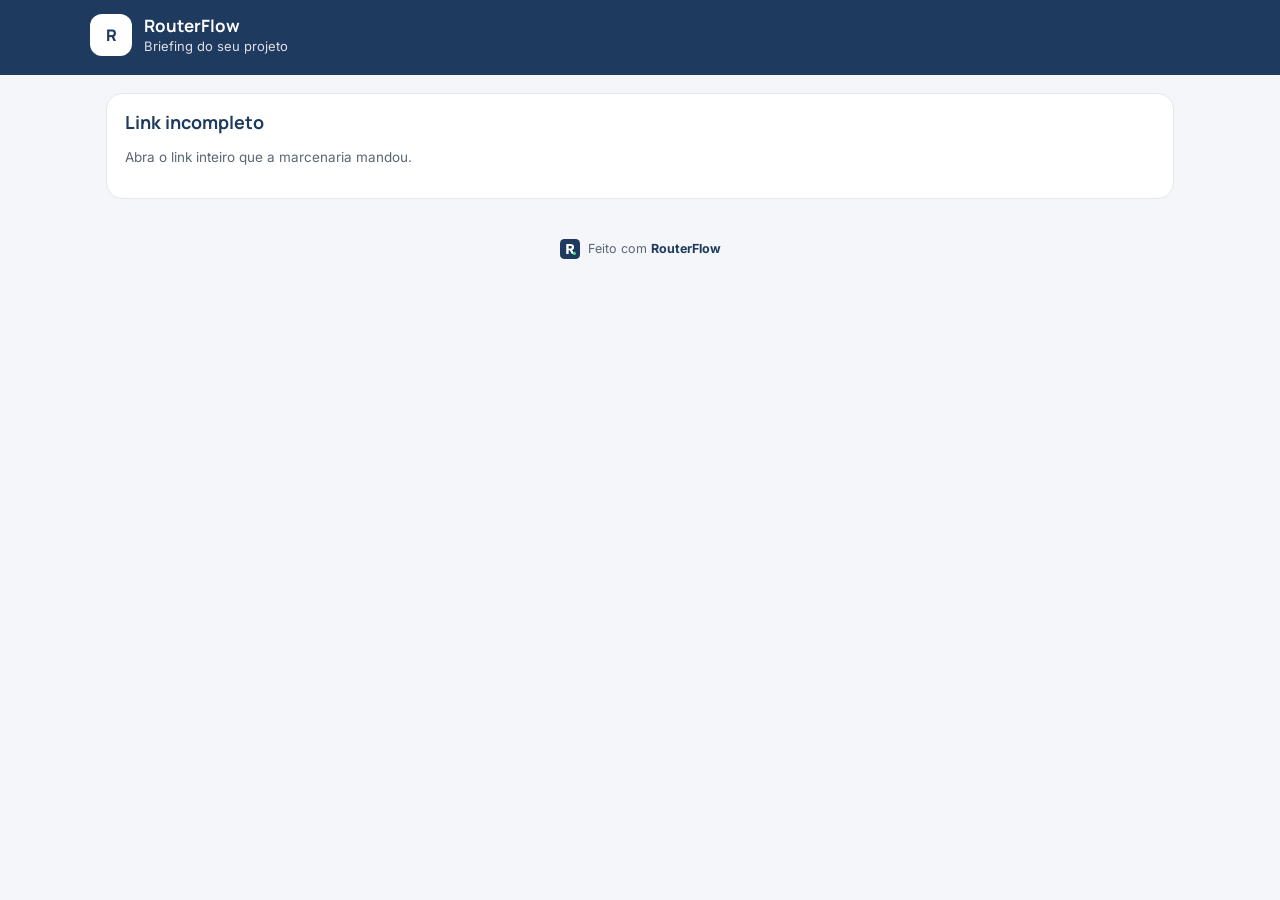
<file: b/index.html>
<!doctype html>
<html lang="pt-BR"><head><meta charset="utf-8"><meta name="viewport" content="width=device-width,initial-scale=1,viewport-fit=cover">
<meta name="robots" content="noindex,nofollow"><title>Briefing · RouterFlow</title>
<link rel="preconnect" href="https://fonts.googleapis.com"><link rel="preconnect" href="https://fonts.gstatic.com" crossorigin>
<link href="https://fonts.googleapis.com/css2?family=Inter:wght@400;600;700&family=Manrope:wght@700;800&display=swap" rel="stylesheet">
<link rel="icon" href="../img/favicon.png"><style>
:root{--az:#1f3a5f;--az2:#132846;--vd:#2e7d32;--vd2:#4ade80;--lj:#c2410c;--fg:#18212d;--su:#5b6675;--li:#e3e8ef;--bg:#f4f6f9;--ca:#fff;
  --surface:#fff;--surface-container:#eef2f7;--surface-container-low:#e9eef5;--outline-variant:#d0d7e2;--on-surface:#18212d;--on-surface-variant:#5b6675;--primary:#1f3a5f;--on-primary:#fff;--primary-container:#dbe7f5;--on-primary-container:#132846}
*{box-sizing:border-box}
body{margin:0;background:var(--bg);color:var(--fg);font:15px/1.5 Inter,"Segoe UI",Arial,sans-serif;-webkit-font-smoothing:antialiased}
h1,h2,h3{font-family:Manrope,Inter,sans-serif;margin:0;line-height:1.2}
.top{background:var(--az);color:#fff;padding:14px max(16px,env(safe-area-inset-left)) 18px;padding-top:max(14px,env(safe-area-inset-top))}
.top .in{max-width:1100px;margin:0 auto;display:flex;align-items:center;gap:12px}
.top .emp{font:700 17px Manrope,sans-serif}.top .ct{font-size:13px;opacity:.85}
.top .ini{width:42px;height:42px;border-radius:12px;background:#fff;color:var(--az);display:grid;place-items:center;font:800 16px Manrope,sans-serif;flex:none}
main{max-width:1100px;margin:0 auto;padding:18px max(16px,env(safe-area-inset-right)) 40px max(16px,env(safe-area-inset-left));display:flex;flex-direction:column;gap:16px}
.card{background:var(--ca);border:1px solid var(--li);border-radius:16px;padding:18px}
.card h2{font-size:18px;color:var(--az);margin-bottom:10px}
.mut{color:var(--su);font-size:13.5px}
.bt{display:inline-flex;align-items:center;justify-content:center;gap:8px;height:48px;padding:0 20px;border-radius:12px;border:0;font:700 15px Inter,sans-serif;cursor:pointer;background:var(--az);color:#fff;text-decoration:none}
.bt.vd{background:var(--vd)}.bt.lj{background:var(--lj)}.bt.sec{background:#fff;color:var(--az);border:1.5px solid var(--li)}
.bt:disabled{opacity:.5;cursor:default}
input,select,textarea{font:inherit;font-size:15px;border:1.5px solid #d0d5dd;border-radius:11px;padding:10px 12px;background:#fff;color:var(--fg);width:100%;min-width:0}
label{display:flex;flex-direction:column;gap:5px;font-size:13.5px;font-weight:600;color:var(--su)}
.pe{max-width:1100px;margin:0 auto;padding:0 16px 30px;display:flex;align-items:center;justify-content:center;gap:8px;color:var(--su);font-size:12.5px}
.pe svg{width:20px;height:20px}.pe a{color:var(--az);font-weight:700;text-decoration:none}
.msg{padding:12px 14px;border-radius:12px;background:#ecfdf3;color:#14532d;font-weight:600}.msg.er{background:#fef2f2;color:#991b1b}
.carregando{padding:60px 20px;text-align:center;color:var(--su)}

.op{display:flex;flex-wrap:wrap;gap:8px}.op label{flex-direction:row;align-items:center;gap:8px;padding:10px 14px;border:1.5px solid var(--li);border-radius:12px;background:#fff;color:var(--fg);font-weight:600;cursor:pointer}
.op input{width:auto;margin:0}.op label:has(input:checked){border-color:var(--az);background:#eef4fb}
.g2{display:grid;grid-template-columns:1fr 1fr;gap:10px}@media (max-width:560px){.g2{grid-template-columns:1fr}}
.q{display:flex;flex-direction:column;gap:8px}.q>b{font:700 16px Manrope,sans-serif;color:var(--az)}
</style></head>
<body>
<div class="top"><div class="in"><span class="ini" id="ini">R</span><div><div class="emp" id="emp">Carregando...</div><div class="ct" id="ct">Briefing do seu projeto</div></div></div></div>
<main id="m"><div class="carregando">Abrindo...</div></main>

<div class="pe"><svg viewBox="0 0 64 64" aria-hidden="true"><rect width="64" height="64" rx="14" fill="#1f3a5f"/><path d="M20 48V16h13.5c7 0 11.5 4 11.5 10 0 4.4-2.4 7.6-6.3 9L46 48h-8.2l-6.5-12H27.6v12z M27.6 30h5.6c2.8 0 4.5-1.5 4.5-3.9 0-2.4-1.7-3.9-4.5-3.9h-5.6z" fill="#fff"/><circle cx="46" cy="46" r="5" fill="#4ade80"/></svg><span>Feito com <a href="https://www.routerflow.com.br" target="_blank" rel="noopener">RouterFlow</a></span></div>

<script>
"use strict";
const FN = "https://ruyeqbjsptfnjhlnqpnp.supabase.co/functions/v1/nuvem", C = (location.hash || "").slice(1).replace(/[^0-9a-f]/g, "");
const $ = (s) => document.querySelector(s), esc = (s) => String(s ?? "").replace(/[&<>"']/g, (c) => ({ "&": "&amp;", "<": "&lt;", ">": "&gt;", '"': "&quot;", "'": "&#39;" }[c]));
const mascTel = (v) => { const d = String(v).replace(/\D/g, "").slice(0, 11); if (d.length <= 2) return d; if (d.length <= 6) return `(${d.slice(0, 2)}) ${d.slice(2)}`; if (d.length <= 10) return `(${d.slice(0, 2)}) ${d.slice(2, 6)}-${d.slice(6)}`; return `(${d.slice(0, 2)}) ${d.slice(2, 7)}-${d.slice(7)}`; };
async function post(acao, extra) { try { const r = await fetch(FN, { method: "POST", headers: { "Content-Type": "application/json" }, body: JSON.stringify(Object.assign({ acao, codigo: C }, extra || {})) }); return await r.json(); } catch (e) { return { ok: false, erro: "Sem internet agora." }; } }
const QS = [
  ["ambientes", "Quais ambientes?", "m", ["Cozinha", "Quarto", "Closet", "Banheiro", "Sala", "Escritório", "Área de serviço", "Varanda gourmet", "Outro"]],
  ["estilo", "Qual estilo combina com você?", "m", ["Moderno", "Clássico", "Rústico", "Industrial", "Minimalista", "Ainda não sei"]],
  ["cores", "Cores que você gosta", "m", ["Branco", "Madeira clara", "Madeira escura", "Cinza", "Preto", "Verde", "Azul", "Bege"]],
  ["investir", "Quanto pensa em investir?", "u", ["Até R$ 10 mil", "R$ 10 a 20 mil", "R$ 20 a 40 mil", "R$ 40 a 80 mil", "Mais de R$ 80 mil", "Prefiro conversar"]],
  ["prazo", "Para quando precisa?", "u", ["O quanto antes", "Em 1 a 2 meses", "Em 3 a 6 meses", "Ainda sem data"]],
  ["imovel", "O imóvel", "u", ["Já estou morando", "Em reforma", "Na planta ou em obra", "Vou mudar"]],
  ["medidas", "Já tem as medidas ou a planta?", "u", ["Tenho a planta", "Tenho as medidas", "Ainda não, preciso de medição"]],
];
function tela(emp) {
  return `<section class="card"><h1 style="font-size:22px;color:var(--az)">Vamos começar o seu projeto</h1><p class="mut">Responda em 2 minutos. A ${esc(emp)} recebe as respostas e fala com você pelo WhatsApp.</p></section>
  <form id="f" class="card" style="display:flex;flex-direction:column;gap:16px" novalidate>
    <div class="g2"><label>Seu nome<input name="nome" autocomplete="name" required></label><label>WhatsApp<input name="whatsapp" id="zap" inputmode="tel" autocomplete="tel" placeholder="(00) 00000-0000" required></label>
    <label>E-mail (opcional)<input name="email" type="email" autocomplete="email"></label><label>Cidade<input name="cidade" autocomplete="address-level2"></label></div>
    ${QS.map(([k, t, tp, ops]) => `<div class="q"><b>${t}</b><div class="op">${ops.map((o) => `<label><input type="${tp === "m" ? "checkbox" : "radio"}" name="${k}" value="${esc(o)}">${esc(o)}</label>`).join("")}</div></div>`).join("")}
    <label>Conte um pouco mais (opcional)<textarea name="obs" rows="4" placeholder="Ex.: cozinha em L com ilha, quero muita gaveta, tenho dois filhos pequenos..."></textarea></label>
    <button class="bt vd" id="env" style="height:54px">Mandar para a marcenaria</button><div id="msg"></div></form>`;
}
(async function () {
  if (!C) { $("#emp").textContent = "RouterFlow"; $("#m").innerHTML = '<div class="card"><h2>Link incompleto</h2><p class="mut">Abra o link inteiro que a marcenaria mandou.</p></div>'; return; }
  const r = await post("briefing_form");
  if (!r.ok) { $("#emp").textContent = "RouterFlow"; $("#m").innerHTML = `<div class="card"><h2>Não deu para abrir</h2><p class="mut">${esc(r.erro || "")}</p></div>`; return; }
  const emp = r.empresa || "Marcenaria";
  $("#emp").textContent = emp; $("#ini").textContent = emp.split(/\s+/).slice(0, 2).map((x) => x[0]).join("").toUpperCase(); document.title = "Briefing · " + emp;
  $("#m").innerHTML = tela(emp);
  $("#zap").addEventListener("input", (e) => { e.target.value = mascTel(e.target.value); });
  $("#f").addEventListener("submit", async (e) => {
    e.preventDefault(); const f = e.target, fd = new FormData(f), resp = {};
    QS.forEach(([k, , tp]) => { const v = fd.getAll(k); if (v.length) resp[k] = tp === "m" ? v : v[0]; });
    if (fd.get("obs")) resp.obs = String(fd.get("obs")).slice(0, 1500);
    const b = $("#env"); b.disabled = true; b.textContent = "Mandando...";
    const r2 = await post("briefing_enviar", { nome: fd.get("nome"), whatsapp: fd.get("whatsapp"), email: fd.get("email"), cidade: fd.get("cidade"), respostas: resp });
    b.disabled = false; b.textContent = "Mandar para a marcenaria";
    if (!r2.ok) { $("#msg").innerHTML = `<div class="msg er">${esc(r2.erro || "Não deu para mandar.")}</div>`; return; }
    $("#m").innerHTML = `<section class="card"><h1 style="font-size:22px;color:var(--vd)">Recebido!</h1><p>A ${esc(emp)} já tem as suas respostas e vai falar com você pelo WhatsApp.</p></section>`;
  });
})();
</script>
</body></html>
</file>
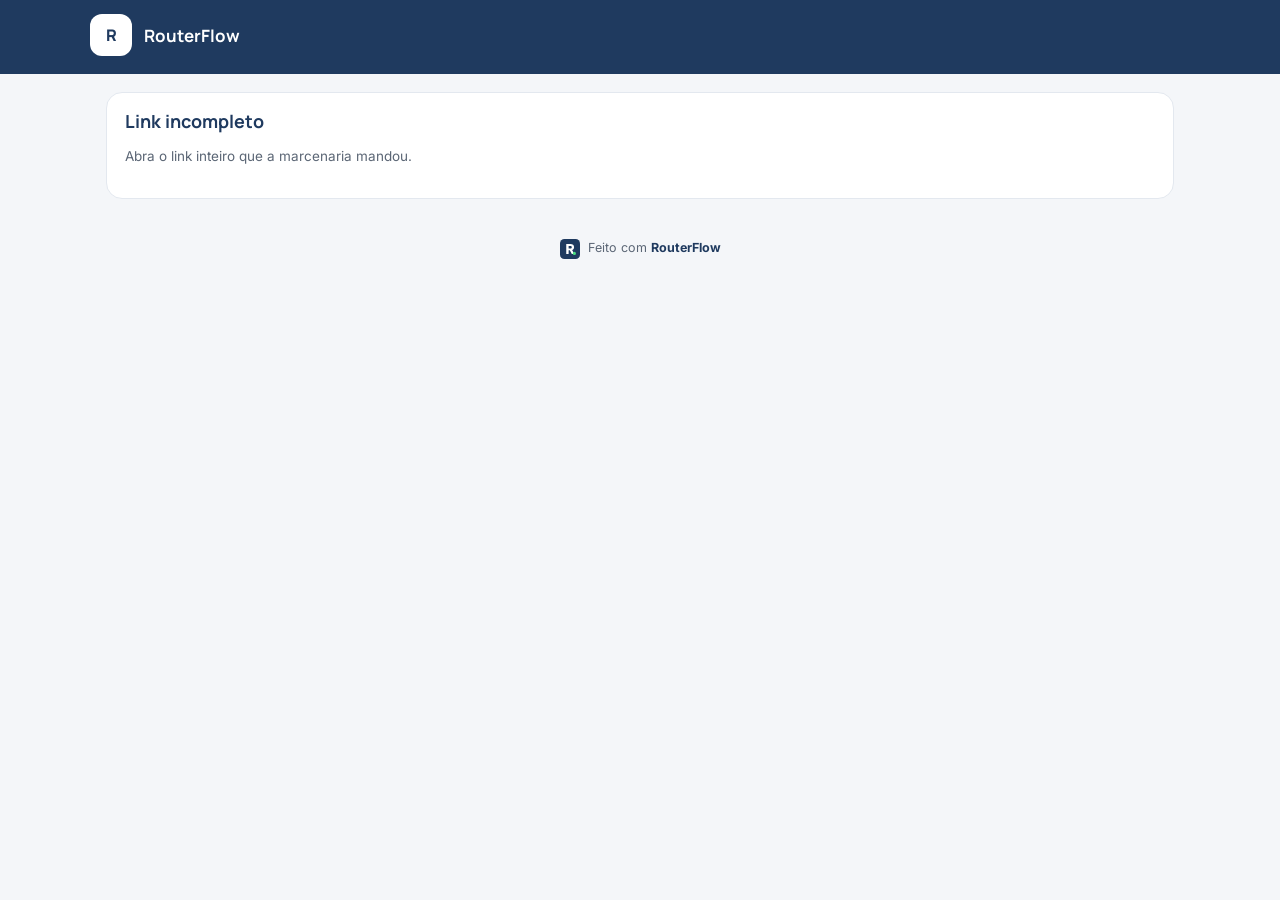
<file: p/index.html>
<!doctype html>
<html lang="pt-BR"><head><meta charset="utf-8"><meta name="viewport" content="width=device-width,initial-scale=1,viewport-fit=cover">
<meta name="robots" content="noindex,nofollow"><title>Projeto · RouterFlow</title>
<link rel="preconnect" href="https://fonts.googleapis.com"><link rel="preconnect" href="https://fonts.gstatic.com" crossorigin>
<link href="https://fonts.googleapis.com/css2?family=Inter:wght@400;600;700&family=Manrope:wght@700;800&display=swap" rel="stylesheet">
<link rel="icon" href="../img/favicon.png"><style>
:root{--az:#1f3a5f;--az2:#132846;--vd:#2e7d32;--vd2:#4ade80;--lj:#c2410c;--fg:#18212d;--su:#5b6675;--li:#e3e8ef;--bg:#f4f6f9;--ca:#fff;
  --surface:#fff;--surface-container:#eef2f7;--surface-container-low:#e9eef5;--outline-variant:#d0d7e2;--on-surface:#18212d;--on-surface-variant:#5b6675;--primary:#1f3a5f;--on-primary:#fff;--primary-container:#dbe7f5;--on-primary-container:#132846}
*{box-sizing:border-box}
body{margin:0;background:var(--bg);color:var(--fg);font:15px/1.5 Inter,"Segoe UI",Arial,sans-serif;-webkit-font-smoothing:antialiased}
h1,h2,h3{font-family:Manrope,Inter,sans-serif;margin:0;line-height:1.2}
.top{background:var(--az);color:#fff;padding:14px max(16px,env(safe-area-inset-left)) 18px;padding-top:max(14px,env(safe-area-inset-top))}
.top .in{max-width:1100px;margin:0 auto;display:flex;align-items:center;gap:12px}
.top .emp{font:700 17px Manrope,sans-serif}.top .ct{font-size:13px;opacity:.85}
.top .ini{width:42px;height:42px;border-radius:12px;background:#fff;color:var(--az);display:grid;place-items:center;font:800 16px Manrope,sans-serif;flex:none}
main{max-width:1100px;margin:0 auto;padding:18px max(16px,env(safe-area-inset-right)) 40px max(16px,env(safe-area-inset-left));display:flex;flex-direction:column;gap:16px}
.card{background:var(--ca);border:1px solid var(--li);border-radius:16px;padding:18px}
.card h2{font-size:18px;color:var(--az);margin-bottom:10px}
.mut{color:var(--su);font-size:13.5px}
.bt{display:inline-flex;align-items:center;justify-content:center;gap:8px;height:48px;padding:0 20px;border-radius:12px;border:0;font:700 15px Inter,sans-serif;cursor:pointer;background:var(--az);color:#fff;text-decoration:none}
.bt.vd{background:var(--vd)}.bt.lj{background:var(--lj)}.bt.sec{background:#fff;color:var(--az);border:1.5px solid var(--li)}
.bt:disabled{opacity:.5;cursor:default}
input,select,textarea{font:inherit;font-size:15px;border:1.5px solid #d0d5dd;border-radius:11px;padding:10px 12px;background:#fff;color:var(--fg);width:100%;min-width:0}
label{display:flex;flex-direction:column;gap:5px;font-size:13.5px;font-weight:600;color:var(--su)}
.pe{max-width:1100px;margin:0 auto;padding:0 16px 30px;display:flex;align-items:center;justify-content:center;gap:8px;color:var(--su);font-size:12.5px}
.pe svg{width:20px;height:20px}.pe a{color:var(--az);font-weight:700;text-decoration:none}
.msg{padding:12px 14px;border-radius:12px;background:#ecfdf3;color:#14532d;font-weight:600}.msg.er{background:#fef2f2;color:#991b1b}
.carregando{padding:60px 20px;text-align:center;color:var(--su)}

.g3box{position:relative;height:min(70vh,560px);border-radius:14px;overflow:hidden;background:#e9eef5}
.etapas{display:flex;flex-direction:column;gap:0}
.et{display:grid;grid-template-columns:34px 1fr auto;gap:12px;align-items:center;padding:10px 0;border-bottom:1px solid var(--li)}
.et:last-child{border-bottom:0}.et .b{width:30px;height:30px;border-radius:50%;display:grid;place-items:center;font-weight:800;font-size:14px;background:#eef2f7;color:var(--su)}
.et.ok .b{background:var(--vd);color:#fff}.et.agora .b{background:var(--lj);color:#fff}.et.agora b{color:var(--lj)}
.et .q{font-size:13px;color:var(--su)}
.din{display:flex;gap:10px;flex-wrap:wrap;margin-top:12px}.din div{flex:1 1 140px;background:#f6f8fb;border-radius:12px;padding:10px 12px}.din b{display:block;font-size:18px;color:var(--az)}
.ck{display:grid;grid-template-columns:1fr 1fr;gap:10px}.ck .bt{height:64px;font-size:17px}
.ckh{margin-top:10px;display:flex;flex-direction:column;gap:6px;font-size:13.5px}
.pecas input{margin-bottom:10px}
.pc{display:grid;grid-template-columns:64px 1fr;gap:10px;padding:9px 0;border-bottom:1px solid var(--li);font-size:14px}
.pc .n{font:800 15px Manrope,sans-serif;color:var(--az);background:#eef2f7;border-radius:10px;display:grid;place-items:center;height:40px}
.pc small{color:var(--su)}.mod{font:700 14px Manrope,sans-serif;color:var(--az);margin:14px 0 2px}
.passos{display:flex;flex-direction:column;gap:12px}
.ps{border:1px solid var(--li);border-radius:12px;padding:12px;display:grid;grid-template-columns:1fr;gap:8px}
.ps .t{font-weight:600}.ps .t big{display:inline-grid;place-items:center;width:28px;height:28px;border-radius:50%;background:var(--az);color:#fff;font-size:14px;margin-right:8px}
.ps svg{width:100%;height:auto;max-height:320px}
.nav{display:flex;gap:8px;align-items:center;justify-content:space-between;margin-bottom:10px}
.par{display:grid;grid-template-columns:44px 1fr 120px auto;gap:10px;align-items:center;padding:8px 0;border-bottom:1px solid var(--li)}
.par .l{font:800 18px Manrope,sans-serif;color:#fff;background:var(--az);border-radius:10px;height:40px;display:grid;place-items:center}
.g2{display:grid;grid-template-columns:1fr 1fr;gap:10px}
@media (max-width:560px){.par{grid-template-columns:40px 1fr 100px}.par .bt{grid-column:1/-1}}
.g3-legenda { margin-top: 8px; padding: 6px 8px; border-radius: 8px; background: var(--surface-container-low); display: grid; grid-template-columns: repeat(auto-fill, minmax(150px, 1fr)); gap: 0 10px; font-size: 12px; line-height: 1.55; color: var(--on-surface); }
.g3-legenda span { white-space: nowrap; overflow: hidden; text-overflow: ellipsis; }
.g3-legenda b { display: inline-block; min-width: 18px; margin-right: 4px; color: #be185d; text-align: right; }
.g3-bar { display: flex; align-items: center; gap: 8px; flex-wrap: wrap; margin-bottom: 8px; }
.g3-box { position: relative; height: clamp(300px, calc(100vh - 290px), 720px); border-radius: 12px; overflow: hidden; background: var(--surface-container-low); }
.g3-cv { display: block; width: 100%; height: 100%; cursor: grab; }
.g3-cv:active { cursor: grabbing; }
.g3-dica { position: absolute; left: 10px; bottom: 8px; font-size: 12px; color: var(--on-surface-variant); pointer-events: none; background: color-mix(in srgb, var(--surface) 75%, transparent); padding: 2px 8px; border-radius: 8px; }
.g3-leg i { display: inline-block; width: 12px; height: 12px; border-radius: 3px; margin-right: 5px; vertical-align: -2px; border: 1px solid rgba(0,0,0,.25); }
.g3-tools { position: absolute; top: 8px; left: 8px; right: 8px; display: flex; flex-wrap: wrap; gap: 5px; align-items: center; z-index: 2; pointer-events: none; }
.g3-tools > * { pointer-events: auto; }
.g3-tools .g3-sel { width: auto; min-width: 0; flex: none; }
.g3-tg, .g3-sel { font: inherit; font-size: 11.5px; font-weight: 600; padding: 4px 9px; border-radius: 10px; border: 1px solid var(--outline-variant); background: color-mix(in srgb, var(--surface) 88%, transparent); color: var(--on-surface); cursor: pointer; box-shadow: 0 1px 3px rgba(0,0,0,.12); }
.g3-tg:hover, .g3-sel:hover { background: var(--surface-container); }
.g3-tg.on { background: var(--primary); color: var(--on-primary, #fff); border-color: var(--primary); }
.g3-nome { position: absolute; z-index: 3; pointer-events: none; font-size: 12px; font-weight: 600; padding: 3px 9px; border-radius: 8px; background: rgba(31,58,95,.92); color: #fff; white-space: nowrap; }
.g3-box.g3-cheia { position: fixed; inset: 0; z-index: 60; height: auto !important; border-radius: 0; }
.g3-fechar { display: none; position: absolute; top: 14px; right: 14px; z-index: 6; align-items: center; gap: 8px; padding: 10px 18px 10px 14px;
.g3-fechar:hover { background: #2b4d7a; }
.g3-cheia .g3-fechar, :fullscreen > .g3-fechar { display: inline-flex; }
.g3-box:fullscreen { height: 100% !important; border-radius: 0; }
.g3-menu { position: absolute; z-index: 30; min-width: 230px; background: var(--surface); border: 1px solid var(--outline-variant); border-radius: 10px; box-shadow: 0 10px 28px rgba(0, 0, 0, .22); padding: 4px; display: flex; flex-direction: column; }
.g3-menu button { display: flex; align-items: center; justify-content: space-between; gap: 16px; border: 0; background: transparent; color: var(--on-surface); font: inherit; font-size: 13px; text-align: left; padding: 7px 10px; border-radius: 7px; cursor: pointer; }
.g3-menu button:hover:not(:disabled) { background: var(--primary-container); color: var(--on-primary-container); }
.g3-menu button:disabled { opacity: .45; cursor: default; }
.g3-menu kbd { font: 11px var(--mono, monospace); color: var(--on-surface-variant); background: var(--surface-container); border-radius: 4px; padding: 1px 5px; }
.g3-menu hr { border: 0; border-top: 1px solid var(--outline-variant); margin: 3px 4px; }
.g3-cv:focus { outline: none; }
.g3-menu.menu-bt { position: fixed; z-index: 200; max-height: 70vh; overflow: auto; }
.g3-menu button.marca span::before { content: ""; display: inline-block; width: 16px; }
.g3-menu button.marca.on span::before { content: "✓"; color: var(--primary); font-weight: 700; }
.g3-box.amb-alvo { outline: 3px dashed var(--primary); outline-offset: -3px; }
.g3-vazio { position: absolute; left: 50%; top: 50%; transform: translate(-50%, -50%); max-width: 320px; display: flex; flex-direction: column; align-items: center; gap: 6px;
.g3-vazio .ger-ico, .g3-vazio svg { width: 34px; height: 34px; color: #2e7d32; }
.g3-vazio b { font-size: 15px; }
.g3-vazio span { font-size: 13px; color: var(--on-surface-variant); }
.g3-vazio.g2 { position: static; transform: none; margin: 30px auto; }</style></head>
<body>
<div class="top"><div class="in"><span class="ini" id="ini">R</span><div><div class="emp" id="emp">Carregando...</div><div class="ct" id="ct"></div></div></div></div>
<main id="m"><div class="carregando">Abrindo o projeto...</div></main>

<div class="pe"><svg viewBox="0 0 64 64" aria-hidden="true"><rect width="64" height="64" rx="14" fill="#1f3a5f"/><path d="M20 48V16h13.5c7 0 11.5 4 11.5 10 0 4.4-2.4 7.6-6.3 9L46 48h-8.2l-6.5-12H27.6v12z M27.6 30h5.6c2.8 0 4.5-1.5 4.5-3.9 0-2.4-1.7-3.9-4.5-3.9h-5.6z" fill="#fff"/><circle cx="46" cy="46" r="5" fill="#4ade80"/></svg><span>Feito com <a href="https://www.routerflow.com.br" target="_blank" rel="noopener">RouterFlow</a></span></div>

<script src="three.min.js"></script><script src="ger3d.js"></script>
<script>
"use strict";
const FN = "https://ruyeqbjsptfnjhlnqpnp.supabase.co/functions/v1/nuvem", T = (location.hash || "").slice(1).replace(/[^\w-]/g, "");
const $ = (s) => document.querySelector(s), esc = (s) => String(s ?? "").replace(/[&<>"']/g, (c) => ({ "&": "&amp;", "<": "&lt;", ">": "&gt;", '"': "&quot;", "'": "&#39;" }[c]));
const brl = (v) => "R$ " + (+v || 0).toLocaleString("pt-BR", { minimumFractionDigits: 2, maximumFractionDigits: 2 });
const dm = (iso) => iso ? iso.slice(8, 10) + "/" + iso.slice(5, 7) + "/" + iso.slice(0, 4) : "";
const ls = (k, v) => { try { if (v === undefined) return localStorage.getItem(k); localStorage.setItem(k, v); } catch (e) { return null; } };
async function post(acao, extra) {
  try { const r = await fetch(FN, { method: "POST", headers: { "Content-Type": "application/json" }, body: JSON.stringify(Object.assign({ acao, token: T }, extra || {})) }); return await r.json(); }
  catch (e) { return { ok: false, erro: "Sem internet agora.", rede: true }; }
}
// o SVG do caderno vem do RouterFlow da marcenaria; tira o que não é desenho
const limpaSvg = (s) => String(s || "").replace(/<script[\s\S]*?<\/script>/gi, "").replace(/\son\w+="[^"]*"/gi, "").replace(/\son\w+='[^']*'/gi, "").replace(/javascript:/gi, "");
let D = null;

function topo(d) {
  const e = d.empresa || {}, nome = e.nome || "Marcenaria";
  $("#emp").textContent = nome; $("#ct").textContent = [e.contato, e.cidade].filter(Boolean).join(" · ");
  $("#ini").textContent = nome.split(/\s+/).filter(Boolean).slice(0, 2).map((x) => x[0]).join("").toUpperCase() || "R";
  document.title = (d.ambiente || d.projeto || "Projeto") + " · " + nome;
}
function caixa3d(d) {
  if (!d.cena3d) return "";
  return `<section class="card"><h2>O projeto em 3D</h2><p class="mut" style="margin:-4px 0 10px">Arraste para girar, use dois dedos para aproximar. Toque numa peça para ver o nome.</p><div class="g3box" id="g3"></div></section>`;
}
function liga3d(d) {
  const b = $("#g3"); if (!b || !d.cena3d || !window.ger3d) return;
  if (!ger3d.mount(b)) { b.innerHTML = '<p class="mut" style="padding:20px">Este celular não mostra o 3D.</p>'; return; }
  ger3d.show(d.cena3d, "montado");
}

function telaCliente(d) {
  const a = d.andamento || {}, ets = a.etapas || [];
  const ent = d.entrega ? `<div><span class="mut">Entrega marcada</span><b>${dm(d.entrega.data)}${d.entrega.hora ? ", " + esc(d.entrega.hora) : ""}</b></div>` : "";
  const din = (a.pago !== null && a.pago !== undefined) ? `<div><span class="mut">Já pago</span><b>${brl(a.pago)}</b></div><div><span class="mut">Falta</span><b>${brl(a.falta)}</b></div>` : "";
  return `<section class="card"><h1 style="font-size:22px;color:var(--az)">${esc(a.titulo || d.ambiente || d.projeto)}</h1><p class="mut">${esc(d.projeto || "")}</p>
    <div class="etapas" style="margin-top:10px">${ets.map((x, i) => `<div class="et ${x.estado}"><span class="b">${x.estado === "ok" ? "✓" : i + 1}</span><div><b>${esc(x.nome)}</b>${x.estado === "agora" ? '<div class="q">É aqui agora</div>' : ""}</div><span class="q">${esc(x.quando || "")}</span></div>`).join("")}</div>
    ${ent || din ? `<div class="din">${ent}${din}</div>` : ""}</section>${caixa3d(d)}
    <section class="card"><p class="mut" style="margin:0">Dúvidas? Fale com a ${esc((d.empresa || {}).nome || "marcenaria")}${(d.empresa || {}).contato ? " pelo " + esc(d.empresa.contato) : ""}. Atualizado em ${esc((d.gerado || "").replace("T", " às "))}.</p></section>`;
}

function telaMontador(d) {
  const quem = ls("rf.mont.quem") || "";
  const porMod = {};
  (d.pecas || []).forEach((p) => { const k = p.modulo || "Peças"; (porMod[k] = porMod[k] || []).push(p); });
  const cad = (d.caderno || []).filter((f) => (f.passos || []).length);
  return `<section class="card"><h1 style="font-size:22px;color:var(--az)">Montagem: ${esc(d.ambiente || d.projeto)}</h1><p class="mut">${esc(d.cliente || "")}${d.entrega ? " · entrega " + dm(d.entrega.data) + (d.entrega.hora ? ", " + esc(d.entrega.hora) : "") : ""}</p>
    <label style="margin:12px 0">Seu nome<input id="quem" value="${esc(quem)}" placeholder="Quem está montando"></label>
    <div class="ck"><button class="bt vd" id="b-cheguei">Cheguei</button><button class="bt lj" id="b-sai">Saí</button></div>
    <label style="margin-top:10px">Foto (opcional)<input type="file" id="foto" accept="image/*" capture="environment"></label>
    <div class="ckh" id="ckh"></div></section>
    ${caixa3d(d)}
    ${cad.length ? `<section class="card"><div class="nav"><h2 style="margin:0">Caderno de montagem</h2><select id="folha" style="width:auto">${cad.map((f, i) => `<option value="${i}">${esc(f.titulo)}</option>`).join("")}</select></div><div id="cad"></div></section>` : ""}
    ${(d.pecas || []).length ? `<section class="card pecas"><h2>As peças (${d.pecas.length})</h2><input id="busca" placeholder="Número da etiqueta, nome ou módulo"><div id="lista">${Object.entries(porMod).map(([m, l]) => `<div class="mod">${esc(m)}</div>` + l.map((p) => `<div class="pc" data-b="${esc((p.uid + " " + p.n + " " + p.nome + " " + m).toLowerCase())}"><span class="n">${esc(p.n ?? "")}</span><div><b>${esc(p.nome)}</b><br><small>${esc(p.medida)} · ${esc(p.material)} · chapa ${esc(p.chapa ?? "")} · <span style="font-family:monospace">${esc(p.uid || "")}</span></small></div></div>`).join("")).join("")}</div></section>` : ""}`;
}
function ligaMontador(d) {
  const cad = (d.caderno || []).filter((f) => (f.passos || []).length);
  const pinta = (i) => { const f = cad[i]; if (!f) return; $("#cad").innerHTML = `<p class="mut">${esc(f.sub || "")}</p><div class="passos">${f.passos.map((p, k) => `<div class="ps"><div class="t"><big>${k + 1}</big>${esc(p.texto)}</div>${limpaSvg(p.svg)}</div>`).join("")}</div>${(f.ferragens || []).length ? `<p class="mut" style="margin-top:10px">Ferragens: ${f.ferragens.map(esc).join(" · ")}</p>` : ""}`; };
  if ($("#folha")) { $("#folha").addEventListener("change", (e) => pinta(+e.target.value)); pinta(0); }
  const b = $("#busca");
  if (b) b.addEventListener("input", () => { const q = b.value.trim().toLowerCase(); document.querySelectorAll(".pc").forEach((x) => { x.hidden = q && !x.dataset.b.includes(q); }); });
  const hist = () => { let v = []; try { v = JSON.parse(ls("rf.mont.h." + T) || "[]"); } catch (e) { v = []; } $("#ckh").innerHTML = v.slice(-6).reverse().map((x) => `<span>${x.tipo === "sai" ? "Saí" : "Cheguei"} às ${esc(x.hora)}${x.gps ? "" : " (sem GPS)"}</span>`).join(""); return v; };
  hist();
  const marca = async (tipo, bt) => {
    const quem = $("#quem").value.trim(); if (quem) ls("rf.mont.quem", quem);
    bt.disabled = true; const txt = bt.textContent; bt.textContent = "Pegando o lugar...";
    const pos = await new Promise((r) => { if (!navigator.geolocation) return r(null); navigator.geolocation.getCurrentPosition((p) => r(p.coords), () => r(null), { enableHighAccuracy: true, timeout: 15000, maximumAge: 60000 }); });
    bt.textContent = "Enviando...";
    const f = $("#foto").files[0], foto = f ? await reduz(f) : "";
    const r = await post("checkin", { tipo, quem, lat: pos ? pos.latitude : null, lng: pos ? pos.longitude : null, precisao: pos ? pos.accuracy : null, foto });
    bt.disabled = false; bt.textContent = txt;
    if (r.ok) { const v = hist(); v.push({ tipo, hora: new Date().toLocaleTimeString("pt-BR", { hour: "2-digit", minute: "2-digit" }), gps: !!pos }); ls("rf.mont.h." + T, JSON.stringify(v.slice(-30))); hist(); $("#foto").value = ""; aviso(tipo === "sai" ? "Saída marcada. Bom trabalho!" : "Chegada marcada. A marcenaria já sabe."); }
    else aviso(r.erro || "Não deu para marcar agora.", true);
  };
  $("#b-cheguei").addEventListener("click", (e) => marca("cheguei", e.currentTarget));
  $("#b-sai").addEventListener("click", (e) => marca("sai", e.currentTarget));
}

const TIPOS_PT = { tomada: "Tomada", luz: "Ponto de luz", interruptor: "Interruptor", agua: "Água", esgoto: "Esgoto", gas: "Gás" };
function telaObra(d) {
  const pars = d.paredes || [];
  return `<section class="card"><h1 style="font-size:22px;color:var(--az)">Medir a obra</h1><p class="mut">${esc([d.cliente, d.ambiente].filter(Boolean).join(" · "))}. Meça cada parede de ponta a ponta, em milímetros, e marque os pontos de água, luz e gás. Funciona em qualquer internet: o que não sair agora vai quando a rede voltar.</p>
    <div style="margin-top:8px">${pars.map((p) => `<div class="par"><span class="l">${esc(p.letra)}</span><div><b>Parede ${esc(p.letra)}</b><br><small class="mut">${esc(p.nome || "")}</small></div><input inputmode="numeric" data-par="${esc(p.letra)}" placeholder="mm" value="${p.mm ? Math.round(p.mm) : ""}"><button class="bt sec" data-env="${esc(p.letra)}">Mandar</button></div>`).join("")}</div></section>
    <section class="card"><h2>Marcar um ponto</h2><div class="g2"><label>O que é<select id="pt-t">${Object.entries(TIPOS_PT).map(([k, v]) => `<option value="${k}">${v}</option>`).join("")}</select></label><label>Parede<select id="pt-p">${pars.map((p) => `<option>${esc(p.letra)}</option>`).join("")}</select></label>
      <label>Do canto esquerdo (mm)<input id="pt-x" inputmode="numeric"></label><label>Do chão (mm)<input id="pt-y" inputmode="numeric"></label></div>
      <button class="bt" id="pt-env" style="margin-top:12px;width:100%">Marcar o ponto</button></section>
    <section class="card"><h2>Foto da parede</h2><div class="g2"><label>Parede<select id="ft-p">${pars.map((p) => `<option>${esc(p.letra)}</option>`).join("")}</select></label><label>Foto<input type="file" id="ft" accept="image/*" capture="environment"></label></div>
      <button class="bt" id="ft-env" style="margin-top:12px;width:100%">Mandar a foto</button><p class="mut" id="fila"></p></section>`;
}
function fila() { try { return JSON.parse(ls("rf.obra.f." + T) || "[]"); } catch (e) { return []; } }
async function mandaFila() {
  const v = fila(); const resto = [];
  for (const x of v) { const r = await post("obra_post", x); if (!r.ok && r.rede) resto.push(x); }
  ls("rf.obra.f." + T, JSON.stringify(resto)); const f = $("#fila"); if (f) f.textContent = resto.length ? resto.length + " envio(s) esperando a internet voltar." : "";
}
async function obraManda(x) {
  const r = await post("obra_post", x);
  if (r.ok) return aviso("Chegou na marcenaria.");
  if (r.rede) { const v = fila(); if (!x.foto) { v.push(x); ls("rf.obra.f." + T, JSON.stringify(v)); } aviso(x.foto ? "Sem internet: mande a foto de novo quando a rede voltar." : "Sem internet agora: guardei e mando quando a rede voltar.", !!x.foto); mandaFila(); return; }
  aviso(r.erro || "Não deu para mandar.", true);
}
function ligaObra() {
  document.querySelectorAll("[data-env]").forEach((b) => b.addEventListener("click", () => { const l = b.dataset.env, v = +document.querySelector(`[data-par="${l}"]`).value.replace(/\D/g, ""); if (!(v >= 300 && v <= 20000)) return aviso("A medida vai em milímetros, de 300 a 20.000.", true); obraManda({ tipo: "medida", dados: { tipo: "medida", parede: l, mm: v } }); }));
  $("#pt-env").addEventListener("click", () => { const x = +$("#pt-x").value.replace(/\D/g, ""), y = +$("#pt-y").value.replace(/\D/g, ""); if (!x && x !== 0 || !y && y !== 0) return aviso("Escreva a distância do canto e do chão.", true); obraManda({ tipo: "ponto", dados: { tipo: "ponto", ponto: { tipo: $("#pt-t").value, parede: $("#pt-p").value, x, y } } }); });
  $("#ft-env").addEventListener("click", async () => { const f = $("#ft").files[0]; if (!f) return aviso("Escolha ou tire a foto.", true); const foto = await reduz(f); obraManda({ tipo: "foto", dados: { parede: $("#ft-p").value }, foto }); $("#ft").value = ""; });
  window.addEventListener("online", mandaFila); mandaFila();
}

function reduz(f) {
  return new Promise((res) => { const im = new Image(), u = URL.createObjectURL(f); im.onload = () => { const k = Math.min(1, 1600 / Math.max(im.width, im.height)), c = document.createElement("canvas"); c.width = Math.round(im.width * k); c.height = Math.round(im.height * k); c.getContext("2d").drawImage(im, 0, 0, c.width, c.height); URL.revokeObjectURL(u); res(c.toDataURL("image/jpeg", 0.82)); }; im.onerror = () => res(""); im.src = u; });
}
function aviso(t, er) { let a = $("#aviso"); if (!a) { a = document.createElement("div"); a.id = "aviso"; a.style.cssText = "position:fixed;left:16px;right:16px;bottom:max(16px,env(safe-area-inset-bottom));z-index:90;max-width:520px;margin:0 auto"; document.body.appendChild(a); } a.innerHTML = `<div class="msg ${er ? "er" : ""}">${esc(t)}</div>`; clearTimeout(a._t); a._t = setTimeout(() => { a.innerHTML = ""; }, 5000); }

(async function () {
  if (!T) { $("#m").innerHTML = '<div class="card"><h2>Link incompleto</h2><p class="mut">Abra o link inteiro que a marcenaria mandou.</p></div>'; $("#emp").textContent = "RouterFlow"; return; }
  const r = await post("link_ler");
  if (!r.ok) { $("#emp").textContent = "RouterFlow"; $("#m").innerHTML = `<div class="card"><h2>Não deu para abrir</h2><p class="mut">${esc(r.erro || "Tente de novo em alguns minutos.")}</p></div>`; return; }
  D = r.dados || {}; D.empresa = D.empresa || { nome: r.empresa };
  topo(D);
  const tipo = r.tipo;
  $("#m").innerHTML = tipo === "montador" ? telaMontador(D) : tipo === "obra" ? telaObra(D) : telaCliente(D);
  if (tipo === "montador") ligaMontador(D); else if (tipo === "obra") ligaObra();
  liga3d(D);
})();
</script>
</body></html>
</file>
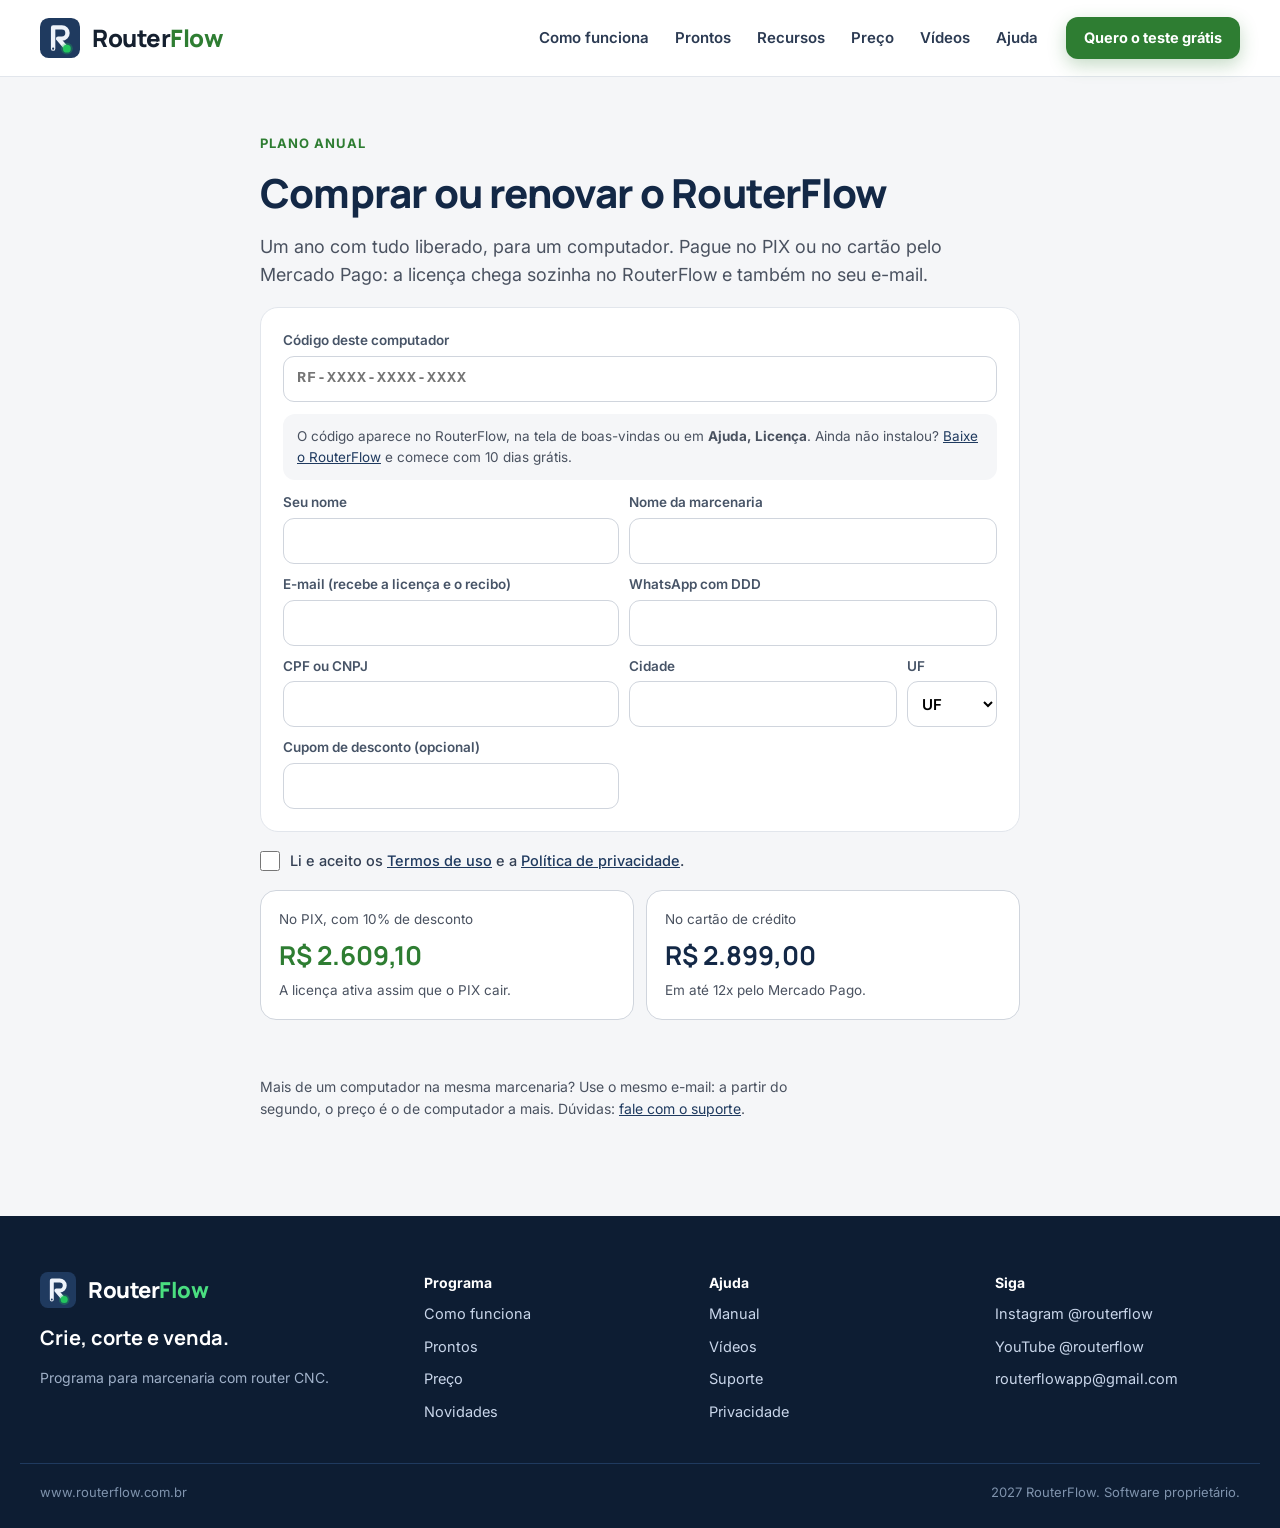
<file: comprar.html>
<!DOCTYPE html>
<html lang="pt-BR">
<head>
<meta charset="utf-8">
<meta name="viewport" content="width=device-width, initial-scale=1">
<title>Comprar o RouterFlow</title>
<meta name="description" content="Plano anual do RouterFlow no PIX ou no cartão em até 12x. A licença chega sozinha no programa.">
<link rel="canonical" href="https://www.routerflow.com.br/privacidade.html">
<link rel="icon" href="img/logo.png">
<link rel="preconnect" href="https://fonts.googleapis.com">
<link rel="preconnect" href="https://fonts.gstatic.com" crossorigin>
<link rel="stylesheet" href="https://fonts.googleapis.com/css2?family=Inter:wght@400;500;600;700&family=Manrope:wght@600;700;800&display=swap">
<link rel="stylesheet" href="site4.css?v=20261121">
<link rel="stylesheet" href="site5.css?v=20261125">
<style>
  .priv { max-width: 820px; display: flex; flex-direction: column; gap: 10px; } .priv .mn-t { margin: 4px 0 8px; } .priv h3 { font-family: Manrope, Inter, sans-serif; font-weight: 800; font-size: 22px; color: var(--azul-esc); } .priv p, .priv ul, .priv table { margin: 0; } .priv table { background: #fff; border: 1px solid var(--linha); border-radius: 12px; }
  .priv h3 { margin: 28px 0 8px; }
  .priv p, .priv li { line-height: 1.6; }
  .priv ul { padding-left: 20px; }
  .priv table { width: 100%; border-collapse: collapse; margin: 8px 0 4px; font-size: .95em; }
  .priv th, .priv td { text-align: left; vertical-align: top; padding: 8px 10px; border-bottom: 1px solid rgba(127,127,127,.25); }
  .priv th { font-weight: 600; }
  @media (max-width: 640px) { .priv table, .priv tbody, .priv tr, .priv td, .priv th { display: block; } .priv tr { padding: 6px 0; } .priv th { display: none; } }
</style>
<style>
.lj{max-width:760px;margin:0 auto;display:flex;flex-direction:column;gap:18px}
main.sec{padding-bottom:96px}
@media (max-width:640px){main.sec{padding-bottom:64px}}
.lj .cx{background:#fff;border:1px solid #e2e6ec;border-radius:18px;padding:22px;display:flex;flex-direction:column;gap:12px}
.lj .g{display:grid;grid-template-columns:1fr 1fr;gap:10px}
.lj label{display:flex;flex-direction:column;gap:5px;font-size:13.5px;color:#475467;font-weight:600}
.lj input{height:46px;border:1.5px solid #d0d5dd;border-radius:11px;padding:0 13px;font:inherit;font-size:15px;color:#15202f;min-width:0;box-sizing:border-box;background:#fff}
.lj input:focus{outline:none;border-color:#2e7d32}
.lj .cod{font-family:'JetBrains Mono',Consolas,monospace;letter-spacing:1px;text-transform:uppercase}
.lj .op{display:grid;grid-template-columns:1fr 1fr;gap:12px}
.lj .op button{display:flex;flex-direction:column;align-items:flex-start;gap:5px;padding:18px;border:1.5px solid #d0d5dd;border-radius:16px;background:#fff;cursor:pointer;text-align:left;font:inherit}
.lj .op button:hover{border-color:#2e7d32}
.lj .op button[disabled]{opacity:.55;cursor:default}
.lj .op b{font-family:Manrope,Inter,sans-serif;font-size:26px;color:#132846}
.lj .op .pix b{color:#2e7d32}
.lj .op span{font-size:13.5px;color:#4a5260}
.lj .msg{font-size:14px;color:#4a5260;min-height:20px}
.lj .msg.err{color:#b42318}
.lj .aceite{flex-direction:row;align-items:flex-start;gap:10px;font-size:14.5px;font-weight:500;color:#344054;line-height:1.5;cursor:pointer}
.lj .aceite input{width:20px;height:20px;margin:1px 0 0;flex:none;accent-color:#2e7d32}
.lj .cid{display:grid;grid-template-columns:1fr 90px;gap:10px}
.lj select{height:46px;border:1.5px solid #d0d5dd;border-radius:11px;padding:0 10px;font:inherit;font-size:15px;background:#fff}
.lj .dica{font-size:13.5px;color:#4a5260;background:#f5f6f8;border-radius:12px;padding:12px 14px;line-height:1.55}
.lj .ok{display:flex;gap:14px;align-items:flex-start}
.lj .ok i{flex:none;width:52px;height:52px;border-radius:50%;display:flex;align-items:center;justify-content:center;font-style:normal;font-size:26px;color:#fff;background:#2e7d32}
.lj .ok.esp i{background:#b45309}
.lj .ok.err i{background:#b42318}
.lj ol{margin:0;padding-left:20px;line-height:1.7;color:#344054}
@media (max-width:640px){.lj .g,.lj .op{grid-template-columns:1fr}}
</style>
</head>
<body>
<header class="top5"><div class="w"><a class="marca" href="index.html" aria-label="RouterFlow, página inicial"><svg width="36" height="36" viewBox="0 0 64 64" aria-hidden="true"><rect width="64" height="64" rx="14" fill="#1f3a5f"/><path d="M21 49 V15 H35 A9 9 0 0 1 35 33 H29 L42 48" fill="none" stroke="#eef3fa" stroke-width="7" stroke-linecap="round" stroke-linejoin="round"/><circle cx="21" cy="49" r="1.7" fill="#1f3a5f"/><circle cx="43" cy="49" r="9.5" fill="rgba(34,197,94,.28)"/><circle cx="43" cy="49" r="6.3" fill="#22c55e"/></svg><span>Router<i>Flow</i></span></a><nav class="nav5" id="menu" aria-label="Seções"><a href="index.html#como">Como funciona</a><a href="index.html#prontos">Prontos</a><a href="index.html#recursos">Recursos</a><a href="index.html#preco">Preço</a><a href="index.html#videos">Vídeos</a><a href="manual.html">Ajuda</a><a class="so-menu v" href="https://wa.me/5534991627276?text=Ol%C3%A1%2C%20quero%20o%20teste%20gr%C3%A1tis%20do%20RouterFlow.%20Marcenaria%3A%20____%20.%20C%C3%B3digo%20da%20m%C3%A1quina%3A%20RF-" target="_blank" rel="noopener">Quero o teste grátis</a><a class="so-menu c" href="https://wa.me/5534991627276?text=Ol%C3%A1%2C%20quero%20contratar%20o%20RouterFlow" target="_blank" rel="noopener">Falar no WhatsApp</a></nav><a class="top-cta" href="https://wa.me/5534991627276?text=Ol%C3%A1%2C%20quero%20o%20teste%20gr%C3%A1tis%20do%20RouterFlow.%20Marcenaria%3A%20____%20.%20C%C3%B3digo%20da%20m%C3%A1quina%3A%20RF-" target="_blank" rel="noopener">Quero o teste grátis</a><button type="button" class="menu5" id="menu-btn" aria-expanded="false" aria-controls="menu"><span class="abre">Menu</span><span class="fecha">Fechar</span></button></div></header>
<main id="main" class="w sec">
<section class="lj">
  <span class="eb">Plano anual</span>
  <h1 class="mn-t">Comprar ou renovar o RouterFlow</h1>
  <p class="mn-lead">Um ano com tudo liberado, para um computador. Pague no PIX ou no cartão pelo Mercado Pago: a licença chega sozinha no RouterFlow e também no seu e-mail.</p>
  <div class="cx">
    <label>Código deste computador
      <input id="m" class="cod" placeholder="RF-XXXX-XXXX-XXXX" maxlength="17" autocomplete="off"></label>
    <div class="dica">O código aparece no RouterFlow, na tela de boas-vindas ou em <b>Ajuda, Licença</b>. Ainda não instalou? <a href="index.html#baixar">Baixe o RouterFlow</a> e comece com 10 dias grátis.</div>
    <div class="g">
      <label>Seu nome<input id="nome" autocomplete="name"></label>
      <label>Nome da marcenaria<input id="empresa" autocomplete="organization"></label>
      <label>E-mail (recebe a licença e o recibo)<input id="email" type="email" autocomplete="email"></label>
      <label>WhatsApp com DDD<input id="zap" autocomplete="tel"></label>
      <label>CPF ou CNPJ<input id="doc" autocomplete="off"></label>
      <div class="cid"><label>Cidade<input id="cidade" autocomplete="address-level2"></label><label>UF<select id="uf"><option value="">UF</option><option>AC</option><option>AL</option><option>AP</option><option>AM</option><option>BA</option><option>CE</option><option>DF</option><option>ES</option><option>GO</option><option>MA</option><option>MT</option><option>MS</option><option>MG</option><option>PA</option><option>PB</option><option>PR</option><option>PE</option><option>PI</option><option>RJ</option><option>RN</option><option>RS</option><option>RO</option><option>RR</option><option>SC</option><option>SP</option><option>SE</option><option>TO</option></select></label></div>
      <label>Cupom de desconto (opcional)<input id="cupom" autocomplete="off" style="text-transform:uppercase"></label>
    </div>
  </div>
  <label class="aceite"><input type="checkbox" id="aceite"> <span>Li e aceito os <a href="termos.html" target="_blank" rel="noopener">Termos de uso</a> e a <a href="privacidade.html" target="_blank" rel="noopener">Política de privacidade</a>.</span></label>
  <div class="op">
    <button type="button" class="pix" data-f="pix"><span>No PIX, com 10% de desconto</span><b id="vpix">R$ 2.609,10</b><span>A licença ativa assim que o PIX cair.</span></button>
    <button type="button" data-f="cartao"><span>No cartão de crédito</span><b id="vcartao">R$ 2.899,00</b><span>Em até 12x pelo Mercado Pago.</span></button>
  </div>
  <div class="msg" id="msg"></div>
  <p class="mn-lead" style="font-size:14px">Mais de um computador na mesma marcenaria? Use o mesmo e-mail: a partir do segundo, o preço é o de computador a mais. Dúvidas: <a href="index.html#contato">fale com o suporte</a>.</p>
</section>
</main>
<script>
(function () {
  // validação e máscaras dos cadastros (as mesmas do site, do painel e da loja)
  var RF_UFS = ["AC", "AL", "AP", "AM", "BA", "CE", "DF", "ES", "GO", "MA", "MT", "MS", "MG", "PA", "PB", "PR", "PE", "PI", "RJ", "RN", "RS", "RO", "RR", "SC", "SP", "SE", "TO"];
  var rfDig = (s) => String(s || "").replace(/\D/g, "");
  var rfFmt = (s, p) => { let o = "", i = 0; for (var ch of p) { if (i >= s.length) break; if (ch === "0") o += s[i++]; else o += ch; } return o; };
  var rfMascTel = (v) => { var d = rfDig(v).replace(/^55(?=\d{10,11}$)/, "").slice(0, 11); return d.length > 10 ? rfFmt(d, "(00) 00000-0000") : rfFmt(d, "(00) 0000-0000"); };
  var rfMascDoc = (v) => { var s = String(v || "").toUpperCase().replace(/[^0-9A-Z]/g, ""); return s.length <= 11 && /^\d*$/.test(s) ? rfFmt(s, "000.000.000-00") : rfFmt(s.slice(0, 14), "00.000.000/0000-00"); };
  var rfCpfOk = (v) => { var c = rfDig(v); if (c.length !== 11 || /^(\d)\1+$/.test(c)) return false; for (let t = 9; t < 11; t++) { let s = 0; for (let i = 0; i < t; i++) s += +c[i] * (t + 1 - i); if ((s * 10) % 11 % 10 !== +c[t]) return false; } return true; };
  var rfCnpjOk = (v) => { var s = String(v || "").toUpperCase().replace(/[^0-9A-Z]/g, ""); if (!/^[0-9A-Z]{12}\d{2}$/.test(s) || /^(.)\1+$/.test(s)) return false; var dv = (n) => { var w = n === 12 ? [5, 4, 3, 2, 9, 8, 7, 6, 5, 4, 3, 2] : [6, 5, 4, 3, 2, 9, 8, 7, 6, 5, 4, 3, 2]; let sm = 0; for (let i = 0; i < n; i++) sm += (s.charCodeAt(i) - 48) * w[i]; var r = sm % 11; return r < 2 ? 0 : 11 - r; }; return dv(12) === +s[12] && dv(13) === +s[13]; };
  var rfDocOk = (v) => { var s = String(v || "").toUpperCase().replace(/[^0-9A-Z]/g, ""); return s.length === 11 ? rfCpfOk(s) : rfCnpjOk(s); };
  var rfTelOk = (v) => { var d = rfDig(v).replace(/^55(?=\d{10,11}$)/, ""); return (d.length === 10 || (d.length === 11 && d[2] === "9")) && +d.slice(0, 2) >= 11; };
  var rfEmailOk = (v) => /^[^\s@]+@[^\s@]+\.[a-z]{2,}$/i.test(String(v || "").trim());
  // confere um cadastro; devolve o texto do primeiro erro (ou "")
  var rfConfere = (d, docObrig) => {
    if (String(d.nome || "").trim().length < 3) return "Escreva o seu nome completo.";
    if (!rfEmailOk(d.email)) return "Confira o e-mail: a chave e os avisos chegam nele.";
    if (!rfTelOk(d.whatsapp)) return "Confira o WhatsApp: DDD e número, como (34) 99999-9999.";
    if ((docObrig || d.documento) && !rfDocOk(d.documento)) return "Confira o CPF ou o CNPJ: os números não conferem.";
    if (String(d.cidade || "").trim().length < 2) return "Escreva a cidade.";
    if (!RF_UFS.includes(String(d.uf || "").toUpperCase())) return "Escolha a UF (o estado).";
    return "";
  };
  var LOJA = "https://ruyeqbjsptfnjhlnqpnp.supabase.co/functions/v1/loja", $ = function (id) { return document.getElementById(id); };
  var brl = function (v) { return "R$ " + (+v || 0).toFixed(2).replace(".", ",").replace(/\B(?=(\d{3})+(?!\d))/g, "."); };
  var brData = function (s) { return s && /^\d{4}-\d\d-\d\d/.test(s) ? s.slice(8, 10) + "/" + s.slice(5, 7) + "/" + s.slice(0, 4) : ""; };
  var MAQ = /^RF-[A-Z0-9]{4}-[A-Z0-9]{4}-[A-Z0-9]{4}$/, EMAIL = /^[^\s@]+@[^\s@]+\.[^\s@]{2,}$/;
  var msg = function (t, err) { $("msg").textContent = t; $("msg").className = "msg" + (err ? " err" : ""); };
  var post = function (corpo) {
    return fetch(LOJA, { method: "POST", headers: { "Content-Type": "application/json" }, body: JSON.stringify(corpo) })
      .then(function (r) { return r.json(); }).catch(function () { return { ok: false, erro: "Sem conexão com a loja. Tente de novo." }; });
  };
  try { var qs = new URLSearchParams(location.search), m0 = qs.get("m"), c0 = qs.get("cupom"); if (m0) $("m").value = m0.toUpperCase(); if (c0) $("cupom").value = c0.toUpperCase(); } catch (e) {}
  var precos = function () {
    var m = $("m").value.trim().toUpperCase(); if (!MAQ.test(m)) return;
    post({ acao: "precos", maquina: m, email: $("email").value.trim(), cupom: $("cupom").value.trim() }).then(function (p) {
      if (!p || !p.ok) return;
      $("vpix").innerHTML = p.cupom ? '<s style="color:#98a2b3;font-size:17px">' + brl(p.de_pix) + "</s> " + brl(p.pix) : brl(p.pix);
      $("vcartao").innerHTML = p.cupom ? '<s style="color:#98a2b3;font-size:17px">' + brl(p.de_cartao) + "</s> " + brl(p.cartao) : brl(p.cartao);
      if (p.cupom_erro) return msg(p.cupom_erro, true);
      msg(p.plano === "computador" ? "Este e-mail já tem um plano em outro computador: este sai como computador a mais."
        : (p.validade_atual ? "A licença deste computador vai até " + brData(p.validade_atual) + ". Renovando, vai até " + brData(p.nova_validade) + "."
          : "Licença de 12 meses, até " + brData(p.nova_validade) + "."));
    });
  };
  $("zap").addEventListener("input", function () { this.value = rfMascTel(this.value); });
  $("doc").addEventListener("input", function () { this.value = rfMascDoc(this.value); });
  $("m").addEventListener("change", precos); $("email").addEventListener("change", precos); $("cupom").addEventListener("change", precos); precos();
  Array.prototype.forEach.call(document.querySelectorAll("[data-f]"), function (b) {
    b.addEventListener("click", function () {
      var d = { acao: "comprar", origem: "site", forma: b.getAttribute("data-f"), maquina: $("m").value.trim().toUpperCase(), nome: $("nome").value.trim(),
        empresa: $("empresa").value.trim(), email: $("email").value.trim(), whatsapp: $("zap").value.trim(), documento: $("doc").value.trim(), cidade: $("cidade").value.trim(), uf: $("uf").value, cupom: $("cupom").value.trim() };
      if (!MAQ.test(d.maquina)) return msg("Confira o código do computador (RF-XXXX-XXXX-XXXX).", true);
      var er = rfConfere(d, true); if (er) return msg(er, true);
      if (!$("aceite").checked) return msg("Para continuar, marque que leu e aceita os Termos de uso e a Política de privacidade.", true);
      d.aceite = true;
      var bs = document.querySelectorAll("[data-f]"); Array.prototype.forEach.call(bs, function (x) { x.disabled = true; });
      msg("Abrindo o Mercado Pago...");
      post(d).then(function (r) {
        if (r && r.ok && r.link) { location.href = r.link; return; }
        Array.prototype.forEach.call(bs, function (x) { x.disabled = false; });
        msg((r && r.erro) || "Não deu certo agora. Tente de novo em alguns minutos.", true);
      });
    });
  });
})();
</script>
<footer class="pe5">
 <div class="w pe-g">
  <div class="pe-m"><a class="marca" href="index.html"><svg width="36" height="36" viewBox="0 0 64 64" aria-hidden="true"><rect width="64" height="64" rx="14" fill="#1f3a5f"/><path d="M21 49 V15 H35 A9 9 0 0 1 35 33 H29 L42 48" fill="none" stroke="#eef3fa" stroke-width="7" stroke-linecap="round" stroke-linejoin="round"/><circle cx="21" cy="49" r="1.7" fill="#1f3a5f"/><circle cx="43" cy="49" r="9.5" fill="rgba(34,197,94,.28)"/><circle cx="43" cy="49" r="6.3" fill="#22c55e"/></svg><span>Router<i>Flow</i></span></a><b>Crie, corte e venda.</b><span>Programa para marcenaria com router CNC.</span></div>
  <nav aria-label="Programa"><b>Programa</b><a href="index.html#como">Como funciona</a><a href="index.html#prontos">Prontos</a><a href="index.html#preco">Preço</a><a href="novidades.html">Novidades</a></nav>
  <nav aria-label="Ajuda"><b>Ajuda</b><a href="manual.html">Manual</a><a href="index.html#videos">Vídeos</a><a href="index.html#suporte">Suporte</a><a href="privacidade.html">Privacidade</a></nav>
  <nav aria-label="Siga"><b>Siga</b><a href="https://www.instagram.com/routerflow/" target="_blank" rel="noopener">Instagram @routerflow</a><a href="https://www.youtube.com/@routerflow" target="_blank" rel="noopener">YouTube @routerflow</a><span class="sel">routerflowapp@gmail.com</span></nav>
 </div>
 <div class="w pe-b"><span>www.routerflow.com.br</span><span>2027 RouterFlow. Software proprietário.</span></div>
</footer>
<script>(function () { var mb = document.getElementById("menu-btn"); if (!mb) return; mb.addEventListener("click", function () { var o = document.body.classList.toggle("menu-aberto"); mb.setAttribute("aria-expanded", o ? "true" : "false"); }); document.getElementById("menu").addEventListener("click", function (e) { if (e.target.tagName === "A" && document.body.classList.contains("menu-aberto")) { document.body.classList.remove("menu-aberto"); mb.setAttribute("aria-expanded", "false"); } }); document.addEventListener("keydown", function (e) { if (e.key === "Escape" && document.body.classList.contains("menu-aberto")) mb.click(); }); })();</script>
</body>
</html>
</file>
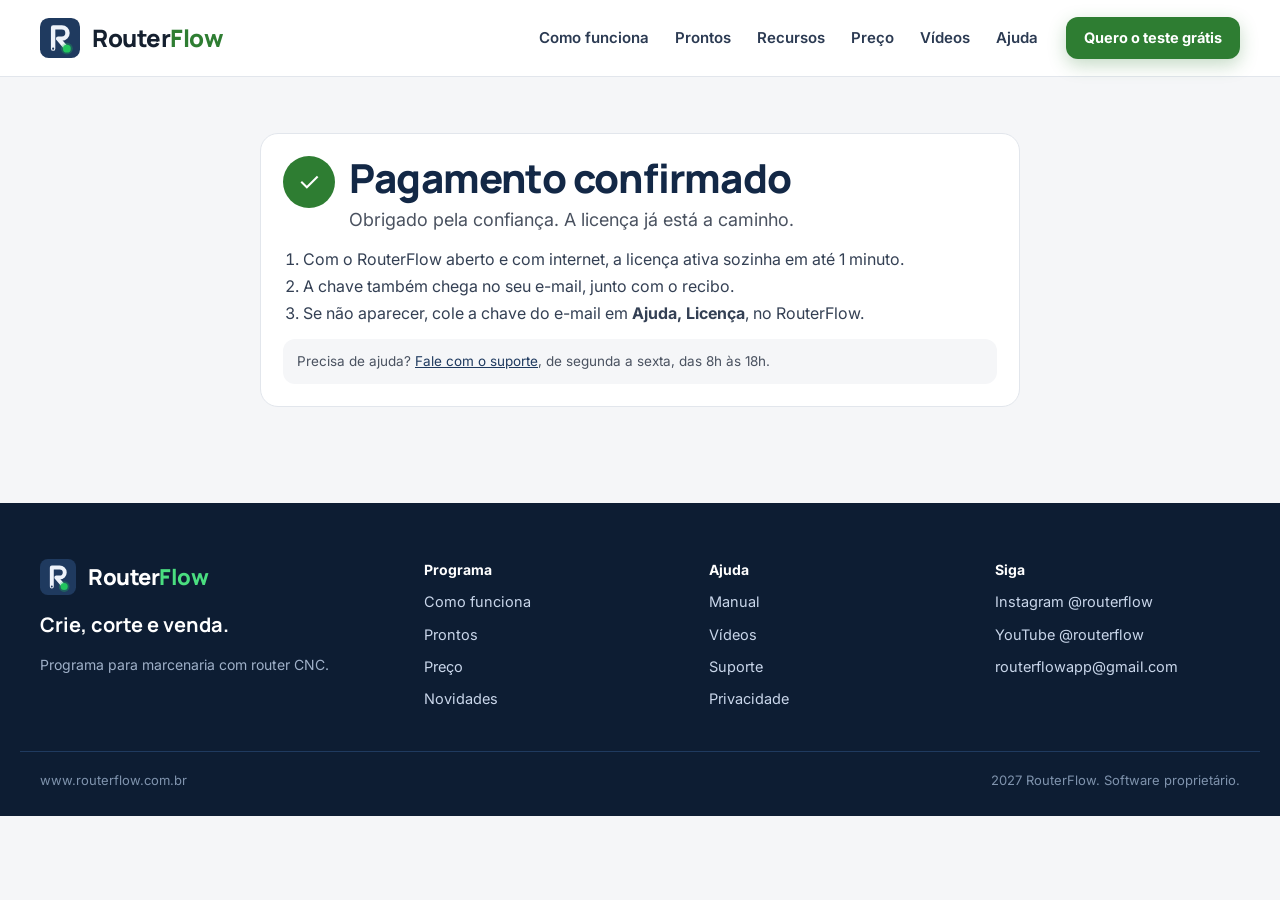
<file: obrigado.html>
<!DOCTYPE html>
<html lang="pt-BR">
<head>
<meta name="robots" content="noindex">
<meta charset="utf-8">
<meta name="viewport" content="width=device-width, initial-scale=1">
<title>Obrigado: RouterFlow</title>
<meta name="description" content="Pagamento do RouterFlow recebido. A licença chega sozinha no programa e no seu e-mail.">
<link rel="canonical" href="https://www.routerflow.com.br/privacidade.html">
<link rel="icon" href="img/logo.png">
<link rel="preconnect" href="https://fonts.googleapis.com">
<link rel="preconnect" href="https://fonts.gstatic.com" crossorigin>
<link rel="stylesheet" href="https://fonts.googleapis.com/css2?family=Inter:wght@400;500;600;700&family=Manrope:wght@600;700;800&display=swap">
<link rel="stylesheet" href="site4.css?v=20261121">
<link rel="stylesheet" href="site5.css?v=20261125">
<style>
  .priv { max-width: 820px; display: flex; flex-direction: column; gap: 10px; } .priv .mn-t { margin: 4px 0 8px; } .priv h3 { font-family: Manrope, Inter, sans-serif; font-weight: 800; font-size: 22px; color: var(--azul-esc); } .priv p, .priv ul, .priv table { margin: 0; } .priv table { background: #fff; border: 1px solid var(--linha); border-radius: 12px; }
  .priv h3 { margin: 28px 0 8px; }
  .priv p, .priv li { line-height: 1.6; }
  .priv ul { padding-left: 20px; }
  .priv table { width: 100%; border-collapse: collapse; margin: 8px 0 4px; font-size: .95em; }
  .priv th, .priv td { text-align: left; vertical-align: top; padding: 8px 10px; border-bottom: 1px solid rgba(127,127,127,.25); }
  .priv th { font-weight: 600; }
  @media (max-width: 640px) { .priv table, .priv tbody, .priv tr, .priv td, .priv th { display: block; } .priv tr { padding: 6px 0; } .priv th { display: none; } }
</style>
<style>
.lj{max-width:760px;margin:0 auto;display:flex;flex-direction:column;gap:18px}
main.sec{padding-bottom:96px}
@media (max-width:640px){main.sec{padding-bottom:64px}}
.lj .cx{background:#fff;border:1px solid #e2e6ec;border-radius:18px;padding:22px;display:flex;flex-direction:column;gap:12px}
.lj .g{display:grid;grid-template-columns:1fr 1fr;gap:10px}
.lj label{display:flex;flex-direction:column;gap:5px;font-size:13.5px;color:#475467;font-weight:600}
.lj input{height:46px;border:1.5px solid #d0d5dd;border-radius:11px;padding:0 13px;font:inherit;font-size:15px;color:#15202f;min-width:0;box-sizing:border-box;background:#fff}
.lj input:focus{outline:none;border-color:#2e7d32}
.lj .cod{font-family:'JetBrains Mono',Consolas,monospace;letter-spacing:1px;text-transform:uppercase}
.lj .op{display:grid;grid-template-columns:1fr 1fr;gap:12px}
.lj .op button{display:flex;flex-direction:column;align-items:flex-start;gap:5px;padding:18px;border:1.5px solid #d0d5dd;border-radius:16px;background:#fff;cursor:pointer;text-align:left;font:inherit}
.lj .op button:hover{border-color:#2e7d32}
.lj .op button[disabled]{opacity:.55;cursor:default}
.lj .op b{font-family:Manrope,Inter,sans-serif;font-size:26px;color:#132846}
.lj .op .pix b{color:#2e7d32}
.lj .op span{font-size:13.5px;color:#4a5260}
.lj .msg{font-size:14px;color:#4a5260;min-height:20px}
.lj .msg.err{color:#b42318}
.lj .aceite{flex-direction:row;align-items:flex-start;gap:10px;font-size:14.5px;font-weight:500;color:#344054;line-height:1.5;cursor:pointer}
.lj .aceite input{width:20px;height:20px;margin:1px 0 0;flex:none;accent-color:#2e7d32}
.lj .cid{display:grid;grid-template-columns:1fr 90px;gap:10px}
.lj select{height:46px;border:1.5px solid #d0d5dd;border-radius:11px;padding:0 10px;font:inherit;font-size:15px;background:#fff}
.lj .dica{font-size:13.5px;color:#4a5260;background:#f5f6f8;border-radius:12px;padding:12px 14px;line-height:1.55}
.lj .ok{display:flex;gap:14px;align-items:flex-start}
.lj .ok i{flex:none;width:52px;height:52px;border-radius:50%;display:flex;align-items:center;justify-content:center;font-style:normal;font-size:26px;color:#fff;background:#2e7d32}
.lj .ok.esp i{background:#b45309}
.lj .ok.err i{background:#b42318}
.lj ol{margin:0;padding-left:20px;line-height:1.7;color:#344054}
@media (max-width:640px){.lj .g,.lj .op{grid-template-columns:1fr}}
</style>
</head>
<body>
<header class="top5"><div class="w"><a class="marca" href="index.html" aria-label="RouterFlow, página inicial"><svg width="36" height="36" viewBox="0 0 64 64" aria-hidden="true"><rect width="64" height="64" rx="14" fill="#1f3a5f"/><path d="M21 49 V15 H35 A9 9 0 0 1 35 33 H29 L42 48" fill="none" stroke="#eef3fa" stroke-width="7" stroke-linecap="round" stroke-linejoin="round"/><circle cx="21" cy="49" r="1.7" fill="#1f3a5f"/><circle cx="43" cy="49" r="9.5" fill="rgba(34,197,94,.28)"/><circle cx="43" cy="49" r="6.3" fill="#22c55e"/></svg><span>Router<i>Flow</i></span></a><nav class="nav5" id="menu" aria-label="Seções"><a href="index.html#como">Como funciona</a><a href="index.html#prontos">Prontos</a><a href="index.html#recursos">Recursos</a><a href="index.html#preco">Preço</a><a href="index.html#videos">Vídeos</a><a href="manual.html">Ajuda</a><a class="so-menu v" href="https://wa.me/5534991627276?text=Ol%C3%A1%2C%20quero%20o%20teste%20gr%C3%A1tis%20do%20RouterFlow.%20Marcenaria%3A%20____%20.%20C%C3%B3digo%20da%20m%C3%A1quina%3A%20RF-" target="_blank" rel="noopener">Quero o teste grátis</a><a class="so-menu c" href="https://wa.me/5534991627276?text=Ol%C3%A1%2C%20quero%20contratar%20o%20RouterFlow" target="_blank" rel="noopener">Falar no WhatsApp</a></nav><a class="top-cta" href="https://wa.me/5534991627276?text=Ol%C3%A1%2C%20quero%20o%20teste%20gr%C3%A1tis%20do%20RouterFlow.%20Marcenaria%3A%20____%20.%20C%C3%B3digo%20da%20m%C3%A1quina%3A%20RF-" target="_blank" rel="noopener">Quero o teste grátis</a><button type="button" class="menu5" id="menu-btn" aria-expanded="false" aria-controls="menu"><span class="abre">Menu</span><span class="fecha">Fechar</span></button></div></header>
<main id="main" class="w sec">
<section class="lj">
  <div class="cx">
    <div class="ok" id="caixa"><i id="ico">&#10003;</i><div><h1 class="mn-t" id="tit" style="margin:0 0 6px">Pagamento confirmado</h1>
      <p class="mn-lead" id="txt" style="margin:0">Obrigado pela confiança. A licença já está a caminho.</p></div></div>
    <ol id="passos">
      <li>Com o RouterFlow aberto e com internet, a licença ativa sozinha em até 1 minuto.</li>
      <li>A chave também chega no seu e-mail, junto com o recibo.</li>
      <li>Se não aparecer, cole a chave do e-mail em <b>Ajuda, Licença</b>, no RouterFlow.</li>
    </ol>
    <div class="dica">Precisa de ajuda? <a href="index.html#contato">Fale com o suporte</a>, de segunda a sexta, das 8h às 18h.</div>
  </div>
</section>
</main>
<script>
(function () {
  var p = {}; try { p = Object.fromEntries(new URLSearchParams(location.search)); } catch (e) {}
  var st = p.collection_status || p.status || "", $ = function (id) { return document.getElementById(id); };
  if (st === "pending" || st === "in_process") {
    $("caixa").className = "ok esp"; $("ico").innerHTML = "&#8987;"; $("tit").textContent = "Pagamento em confirmação";
    $("txt").textContent = "O Mercado Pago ainda está confirmando. Assim que confirmar, a licença ativa sozinha no RouterFlow e chega no seu e-mail.";
  } else if (st === "rejected" || st === "null" || st === "failure") {
    $("caixa").className = "ok err"; $("ico").innerHTML = "!"; $("tit").textContent = "O pagamento não foi aprovado";
    $("txt").textContent = "Nada foi cobrado. Dá para tentar de novo, ou pagar no PIX com desconto.";
    $("passos").innerHTML = '<li><a href="comprar.html">Tentar de novo</a></li>';
  }
})();
</script>
<footer class="pe5">
 <div class="w pe-g">
  <div class="pe-m"><a class="marca" href="index.html"><svg width="36" height="36" viewBox="0 0 64 64" aria-hidden="true"><rect width="64" height="64" rx="14" fill="#1f3a5f"/><path d="M21 49 V15 H35 A9 9 0 0 1 35 33 H29 L42 48" fill="none" stroke="#eef3fa" stroke-width="7" stroke-linecap="round" stroke-linejoin="round"/><circle cx="21" cy="49" r="1.7" fill="#1f3a5f"/><circle cx="43" cy="49" r="9.5" fill="rgba(34,197,94,.28)"/><circle cx="43" cy="49" r="6.3" fill="#22c55e"/></svg><span>Router<i>Flow</i></span></a><b>Crie, corte e venda.</b><span>Programa para marcenaria com router CNC.</span></div>
  <nav aria-label="Programa"><b>Programa</b><a href="index.html#como">Como funciona</a><a href="index.html#prontos">Prontos</a><a href="index.html#preco">Preço</a><a href="novidades.html">Novidades</a></nav>
  <nav aria-label="Ajuda"><b>Ajuda</b><a href="manual.html">Manual</a><a href="index.html#videos">Vídeos</a><a href="index.html#suporte">Suporte</a><a href="privacidade.html">Privacidade</a></nav>
  <nav aria-label="Siga"><b>Siga</b><a href="https://www.instagram.com/routerflow/" target="_blank" rel="noopener">Instagram @routerflow</a><a href="https://www.youtube.com/@routerflow" target="_blank" rel="noopener">YouTube @routerflow</a><span class="sel">routerflowapp@gmail.com</span></nav>
 </div>
 <div class="w pe-b"><span>www.routerflow.com.br</span><span>2027 RouterFlow. Software proprietário.</span></div>
</footer>
<script>(function () { var mb = document.getElementById("menu-btn"); if (!mb) return; mb.addEventListener("click", function () { var o = document.body.classList.toggle("menu-aberto"); mb.setAttribute("aria-expanded", o ? "true" : "false"); }); document.getElementById("menu").addEventListener("click", function (e) { if (e.target.tagName === "A" && document.body.classList.contains("menu-aberto")) { document.body.classList.remove("menu-aberto"); mb.setAttribute("aria-expanded", "false"); } }); document.addEventListener("keydown", function (e) { if (e.key === "Escape" && document.body.classList.contains("menu-aberto")) mb.click(); }); })();</script>
</body>
</html>
</file>
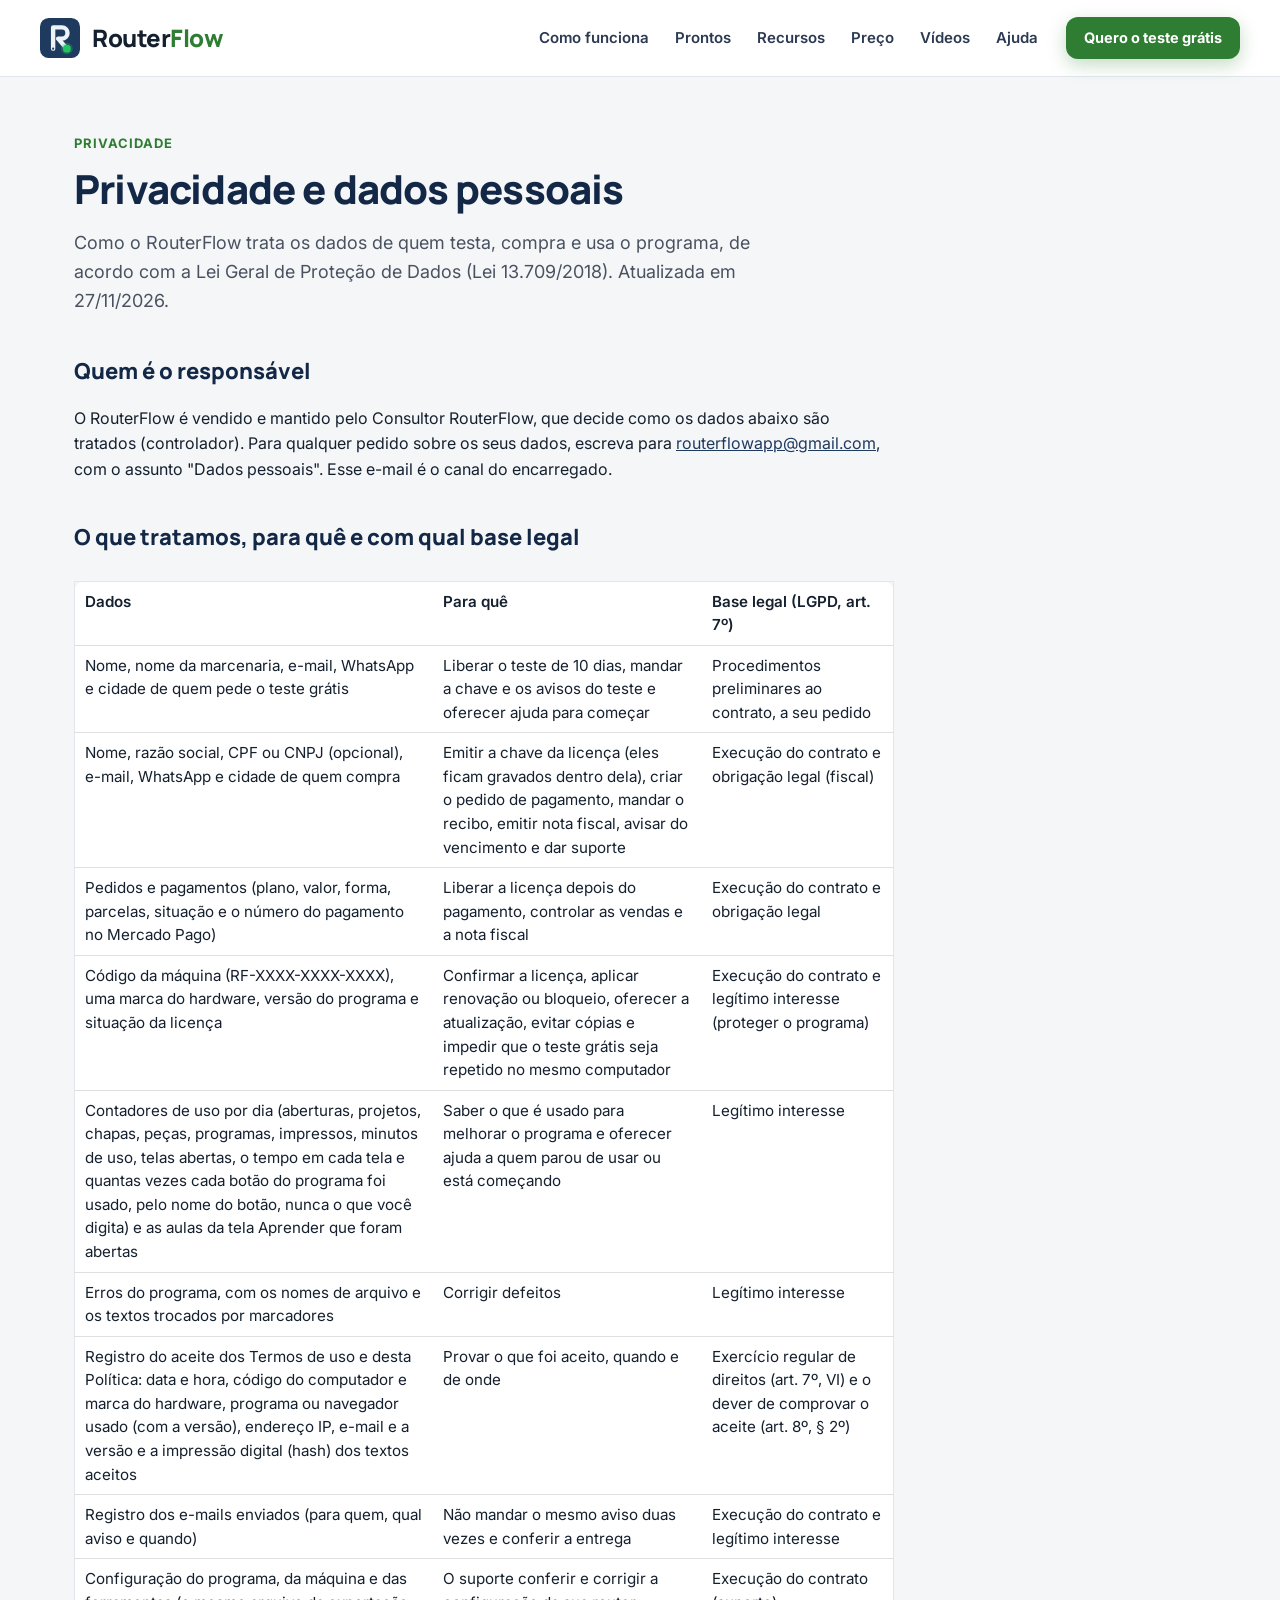
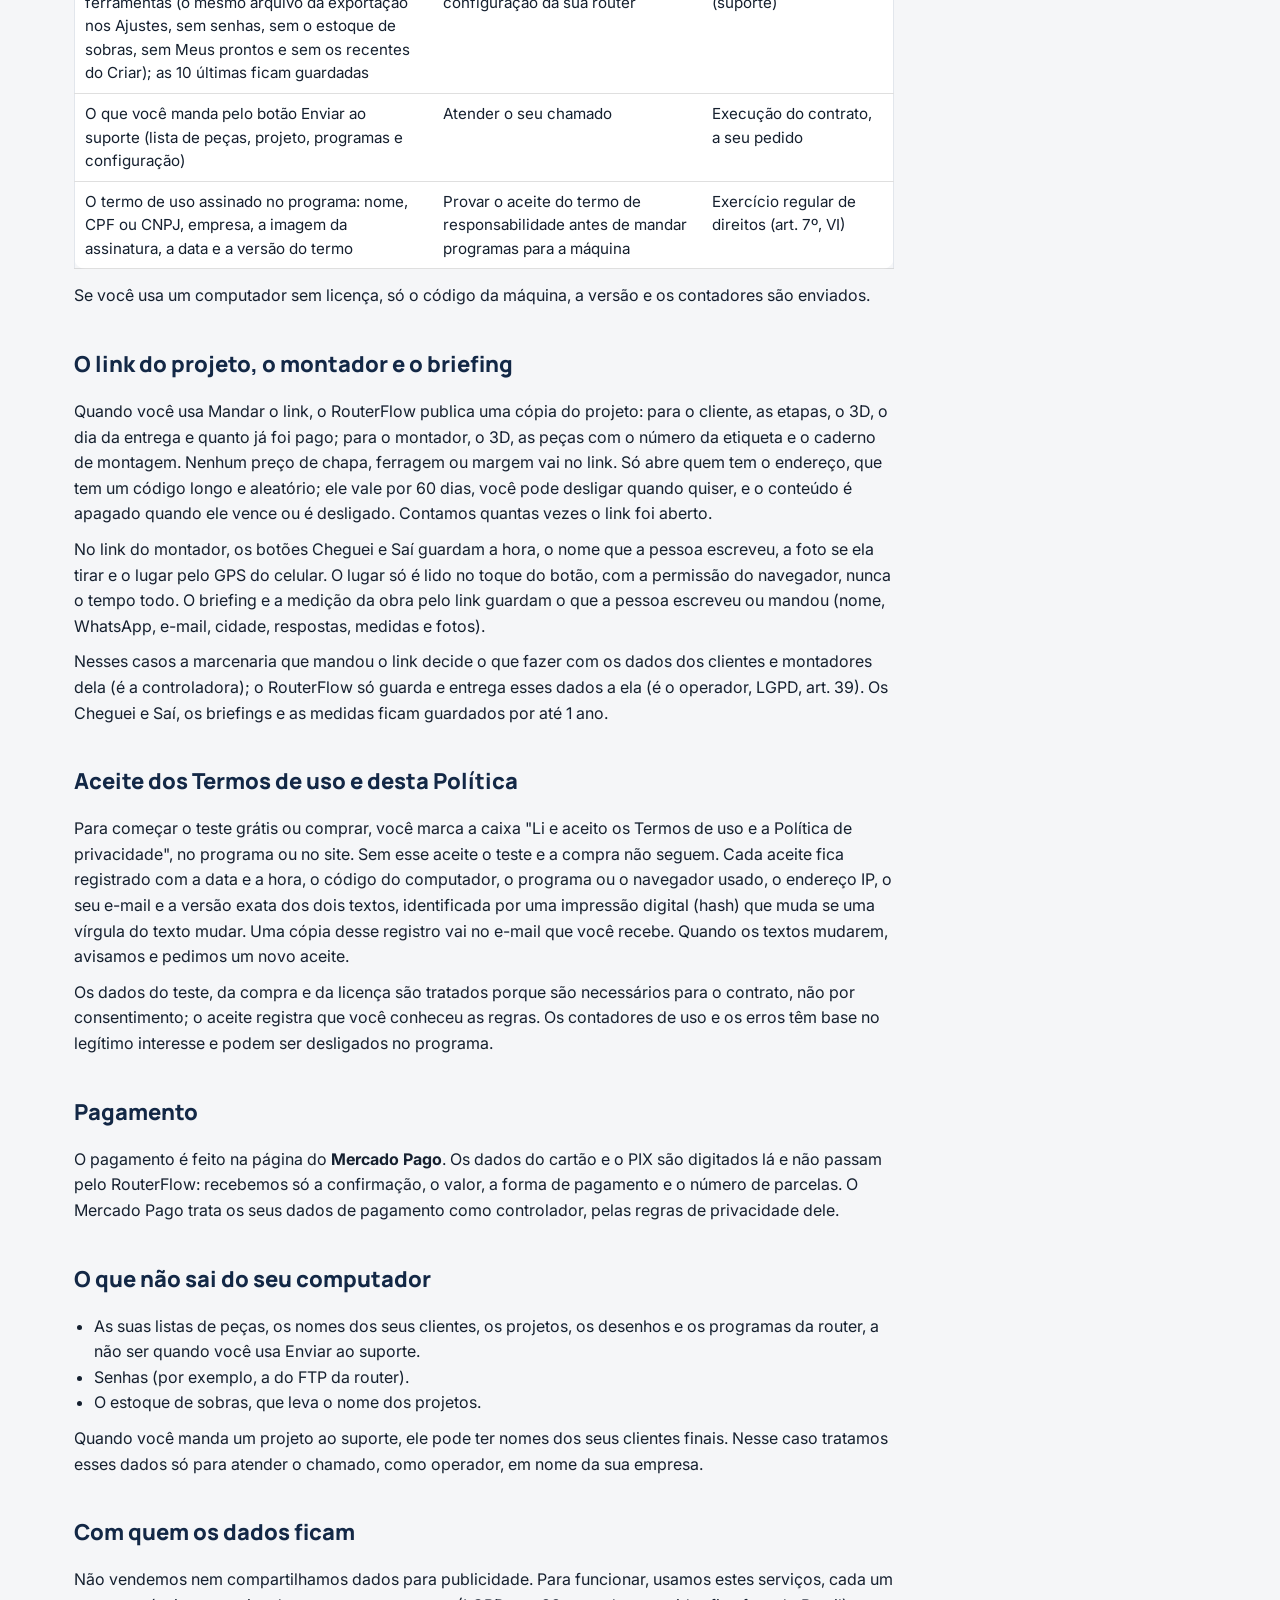
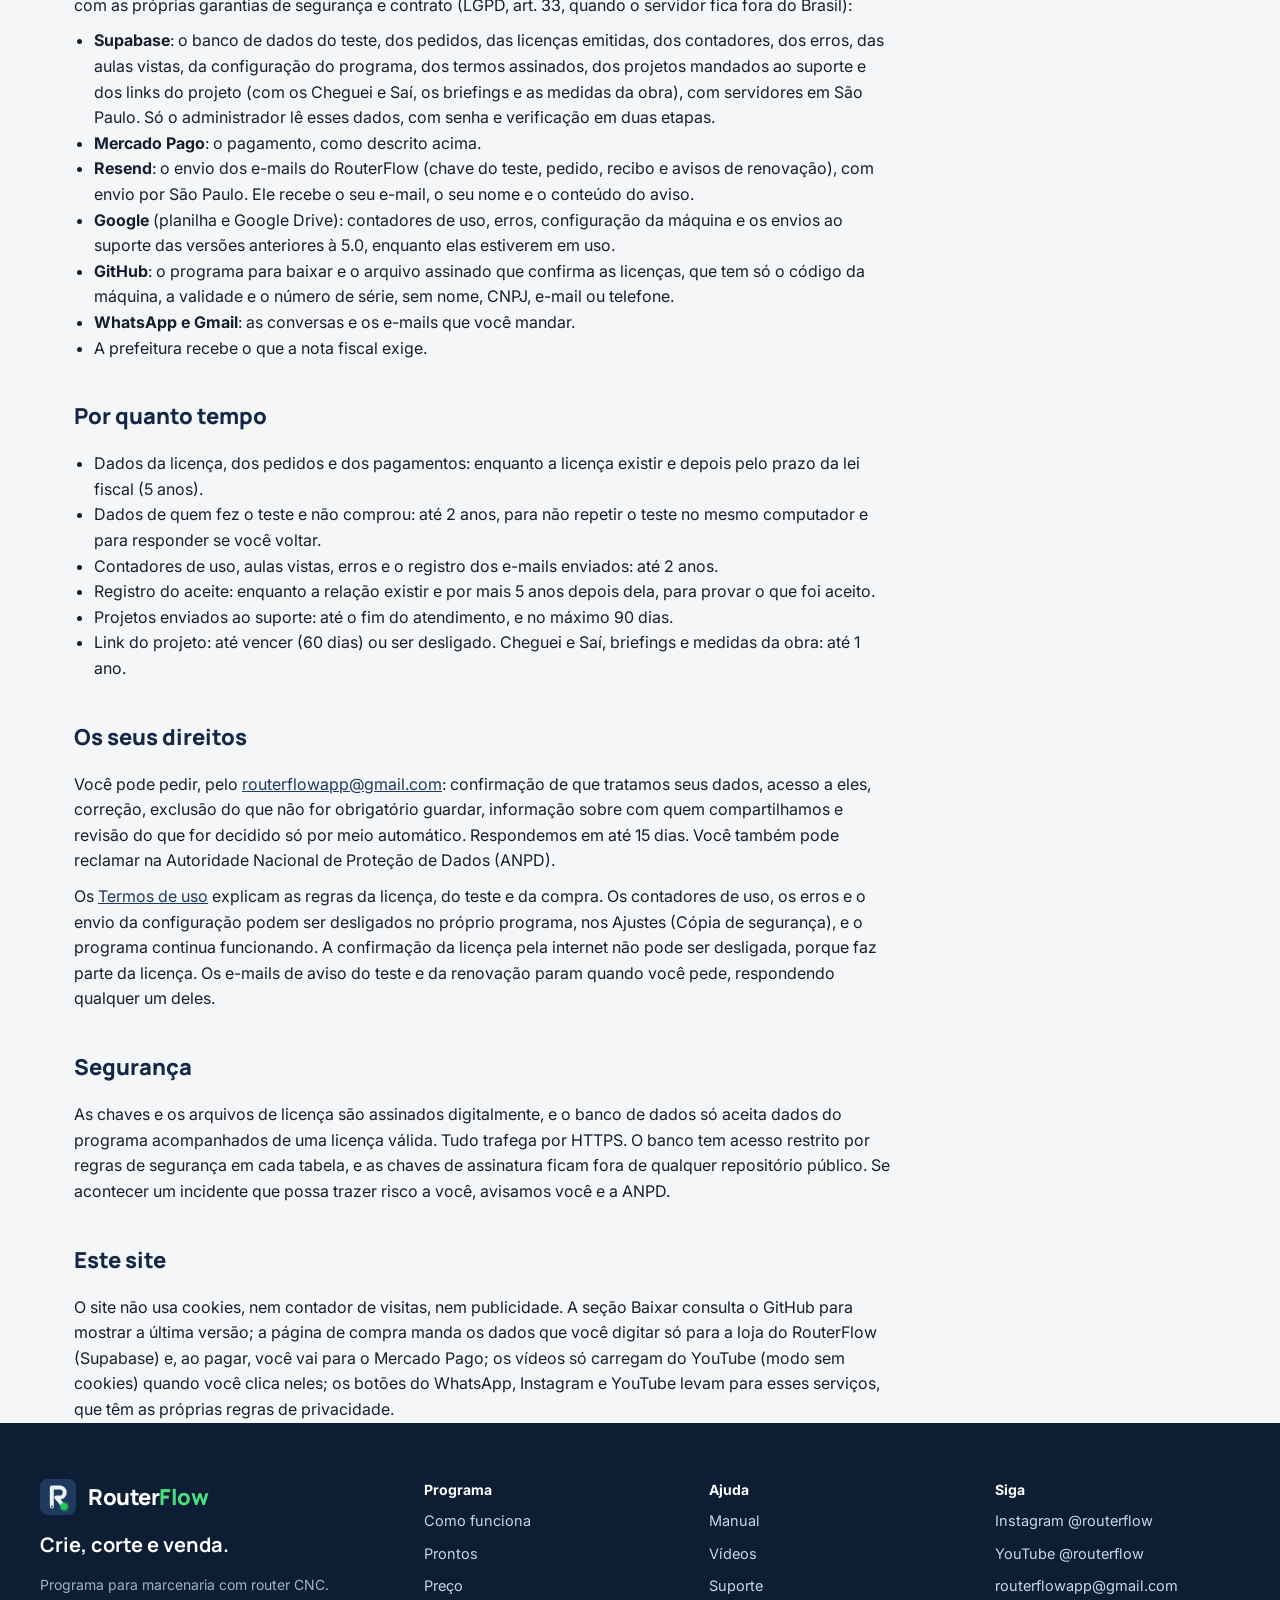
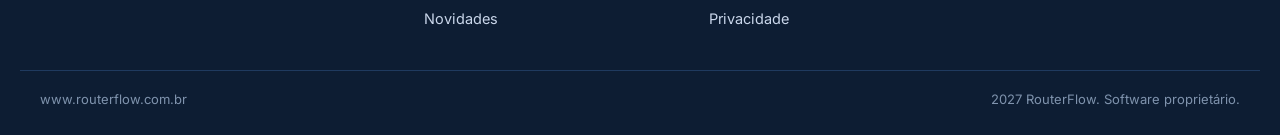
<file: privacidade.html>
<!DOCTYPE html>
<html lang="pt-BR">
<head>
<meta charset="utf-8">
<meta name="viewport" content="width=device-width, initial-scale=1">
<title>Privacidade e dados pessoais: RouterFlow</title>
<meta name="description" content="Como o RouterFlow trata dados pessoais, de acordo com a Lei Geral de Proteção de Dados (Lei 13.709/2018).">
<link rel="canonical" href="https://www.routerflow.com.br/privacidade.html">
<link rel="icon" href="img/logo.png">
<link rel="preconnect" href="https://fonts.googleapis.com">
<link rel="preconnect" href="https://fonts.gstatic.com" crossorigin>
<link rel="stylesheet" href="https://fonts.googleapis.com/css2?family=Inter:wght@400;500;600;700&family=Manrope:wght@600;700;800&display=swap">
<link rel="stylesheet" href="site4.css?v=20261121">
<link rel="stylesheet" href="site5.css?v=20261125">
<style>
  .priv { max-width: 820px; display: flex; flex-direction: column; gap: 10px; } .priv .mn-t { margin: 4px 0 8px; } .priv h3 { font-family: Manrope, Inter, sans-serif; font-weight: 800; font-size: 22px; color: var(--azul-esc); } .priv p, .priv ul, .priv table { margin: 0; } .priv table { background: #fff; border: 1px solid var(--linha); border-radius: 12px; }
  .priv h3 { margin: 28px 0 8px; }
  .priv p, .priv li { line-height: 1.6; }
  .priv ul { padding-left: 20px; }
  .priv table { width: 100%; border-collapse: collapse; margin: 8px 0 4px; font-size: .95em; }
  .priv th, .priv td { text-align: left; vertical-align: top; padding: 8px 10px; border-bottom: 1px solid rgba(127,127,127,.25); }
  .priv th { font-weight: 600; }
  @media (max-width: 640px) { .priv table, .priv tbody, .priv tr, .priv td, .priv th { display: block; } .priv tr { padding: 6px 0; } .priv th { display: none; } }
</style>
</head>
<body>
<header class="top5"><div class="w"><a class="marca" href="index.html" aria-label="RouterFlow, página inicial"><svg width="36" height="36" viewBox="0 0 64 64" aria-hidden="true"><rect width="64" height="64" rx="14" fill="#1f3a5f"/><path d="M21 49 V15 H35 A9 9 0 0 1 35 33 H29 L42 48" fill="none" stroke="#eef3fa" stroke-width="7" stroke-linecap="round" stroke-linejoin="round"/><circle cx="21" cy="49" r="1.7" fill="#1f3a5f"/><circle cx="43" cy="49" r="9.5" fill="rgba(34,197,94,.28)"/><circle cx="43" cy="49" r="6.3" fill="#22c55e"/></svg><span>Router<i>Flow</i></span></a><nav class="nav5" id="menu" aria-label="Seções"><a href="index.html#como">Como funciona</a><a href="index.html#prontos">Prontos</a><a href="index.html#recursos">Recursos</a><a href="index.html#preco">Preço</a><a href="index.html#videos">Vídeos</a><a href="manual.html">Ajuda</a><a class="so-menu v" href="https://wa.me/5534991627276?text=Ol%C3%A1%2C%20quero%20o%20teste%20gr%C3%A1tis%20do%20RouterFlow.%20Marcenaria%3A%20____%20.%20C%C3%B3digo%20da%20m%C3%A1quina%3A%20RF-" target="_blank" rel="noopener">Quero o teste grátis</a><a class="so-menu c" href="https://wa.me/5534991627276?text=Ol%C3%A1%2C%20quero%20contratar%20o%20RouterFlow" target="_blank" rel="noopener">Falar no WhatsApp</a></nav><a class="top-cta" href="https://wa.me/5534991627276?text=Ol%C3%A1%2C%20quero%20o%20teste%20gr%C3%A1tis%20do%20RouterFlow.%20Marcenaria%3A%20____%20.%20C%C3%B3digo%20da%20m%C3%A1quina%3A%20RF-" target="_blank" rel="noopener">Quero o teste grátis</a><button type="button" class="menu5" id="menu-btn" aria-expanded="false" aria-controls="menu"><span class="abre">Menu</span><span class="fecha">Fechar</span></button></div></header>
<main id="main" class="w sec">
<section class="priv">
  <span class="eb">Privacidade</span>
  <h1 class="mn-t">Privacidade e dados pessoais</h1>
  <p class="mn-lead">Como o RouterFlow trata os dados de quem testa, compra e usa o programa, de acordo com a Lei Geral de Proteção de Dados (Lei 13.709/2018). Atualizada em 27/11/2026.</p>

  <h3>Quem é o responsável</h3>
  <p>O RouterFlow é vendido e mantido pelo Consultor RouterFlow, que decide como os dados abaixo são tratados (controlador). Para qualquer pedido sobre os seus dados, escreva para <a href="mailto:routerflowapp@gmail.com">routerflowapp@gmail.com</a>, com o assunto "Dados pessoais". Esse e-mail é o canal do encarregado.</p>

  <h3>O que tratamos, para quê e com qual base legal</h3>
  <table>
    <tr><th>Dados</th><th>Para quê</th><th>Base legal (LGPD, art. 7º)</th></tr>
    <tr><td>Nome, nome da marcenaria, e-mail, WhatsApp e cidade de quem pede o teste grátis</td><td>Liberar o teste de 10 dias, mandar a chave e os avisos do teste e oferecer ajuda para começar</td><td>Procedimentos preliminares ao contrato, a seu pedido</td></tr>
    <tr><td>Nome, razão social, CPF ou CNPJ (opcional), e-mail, WhatsApp e cidade de quem compra</td><td>Emitir a chave da licença (eles ficam gravados dentro dela), criar o pedido de pagamento, mandar o recibo, emitir nota fiscal, avisar do vencimento e dar suporte</td><td>Execução do contrato e obrigação legal (fiscal)</td></tr>
    <tr><td>Pedidos e pagamentos (plano, valor, forma, parcelas, situação e o número do pagamento no Mercado Pago)</td><td>Liberar a licença depois do pagamento, controlar as vendas e a nota fiscal</td><td>Execução do contrato e obrigação legal</td></tr>
    <tr><td>Código da máquina (RF-XXXX-XXXX-XXXX), uma marca do hardware, versão do programa e situação da licença</td><td>Confirmar a licença, aplicar renovação ou bloqueio, oferecer a atualização, evitar cópias e impedir que o teste grátis seja repetido no mesmo computador</td><td>Execução do contrato e legítimo interesse (proteger o programa)</td></tr>
    <tr><td>Contadores de uso por dia (aberturas, projetos, chapas, peças, programas, impressos, minutos de uso, telas abertas, o tempo em cada tela e quantas vezes cada botão do programa foi usado, pelo nome do botão, nunca o que você digita) e as aulas da tela Aprender que foram abertas</td><td>Saber o que é usado para melhorar o programa e oferecer ajuda a quem parou de usar ou está começando</td><td>Legítimo interesse</td></tr>
    <tr><td>Erros do programa, com os nomes de arquivo e os textos trocados por marcadores</td><td>Corrigir defeitos</td><td>Legítimo interesse</td></tr>
    <tr><td>Registro do aceite dos Termos de uso e desta Política: data e hora, código do computador e marca do hardware, programa ou navegador usado (com a versão), endereço IP, e-mail e a versão e a impressão digital (hash) dos textos aceitos</td><td>Provar o que foi aceito, quando e de onde</td><td>Exercício regular de direitos (art. 7º, VI) e o dever de comprovar o aceite (art. 8º, § 2º)</td></tr>
    <tr><td>Registro dos e-mails enviados (para quem, qual aviso e quando)</td><td>Não mandar o mesmo aviso duas vezes e conferir a entrega</td><td>Execução do contrato e legítimo interesse</td></tr>
    <tr><td>Configuração do programa, da máquina e das ferramentas (o mesmo arquivo da exportação nos Ajustes, sem senhas, sem o estoque de sobras, sem Meus prontos e sem os recentes do Criar); as 10 últimas ficam guardadas</td><td>O suporte conferir e corrigir a configuração da sua router</td><td>Execução do contrato (suporte)</td></tr>
    <tr><td>O que você manda pelo botão Enviar ao suporte (lista de peças, projeto, programas e configuração)</td><td>Atender o seu chamado</td><td>Execução do contrato, a seu pedido</td></tr>
    <tr><td>O termo de uso assinado no programa: nome, CPF ou CNPJ, empresa, a imagem da assinatura, a data e a versão do termo</td><td>Provar o aceite do termo de responsabilidade antes de mandar programas para a máquina</td><td>Exercício regular de direitos (art. 7º, VI)</td></tr>
  </table>
  <p>Se você usa um computador sem licença, só o código da máquina, a versão e os contadores são enviados.</p>

  <h3>O link do projeto, o montador e o briefing</h3>
  <p>Quando você usa Mandar o link, o RouterFlow publica uma cópia do projeto: para o cliente, as etapas, o 3D, o dia da entrega e quanto já foi pago; para o montador, o 3D, as peças com o número da etiqueta e o caderno de montagem. Nenhum preço de chapa, ferragem ou margem vai no link. Só abre quem tem o endereço, que tem um código longo e aleatório; ele vale por 60 dias, você pode desligar quando quiser, e o conteúdo é apagado quando ele vence ou é desligado. Contamos quantas vezes o link foi aberto.</p>
  <p>No link do montador, os botões Cheguei e Saí guardam a hora, o nome que a pessoa escreveu, a foto se ela tirar e o lugar pelo GPS do celular. O lugar só é lido no toque do botão, com a permissão do navegador, nunca o tempo todo. O briefing e a medição da obra pelo link guardam o que a pessoa escreveu ou mandou (nome, WhatsApp, e-mail, cidade, respostas, medidas e fotos).</p>
  <p>Nesses casos a marcenaria que mandou o link decide o que fazer com os dados dos clientes e montadores dela (é a controladora); o RouterFlow só guarda e entrega esses dados a ela (é o operador, LGPD, art. 39). Os Cheguei e Saí, os briefings e as medidas ficam guardados por até 1 ano.</p>

  <h3>Aceite dos Termos de uso e desta Política</h3>
  <p>Para começar o teste grátis ou comprar, você marca a caixa "Li e aceito os Termos de uso e a Política de privacidade", no programa ou no site. Sem esse aceite o teste e a compra não seguem. Cada aceite fica registrado com a data e a hora, o código do computador, o programa ou o navegador usado, o endereço IP, o seu e-mail e a versão exata dos dois textos, identificada por uma impressão digital (hash) que muda se uma vírgula do texto mudar. Uma cópia desse registro vai no e-mail que você recebe. Quando os textos mudarem, avisamos e pedimos um novo aceite.</p>
  <p>Os dados do teste, da compra e da licença são tratados porque são necessários para o contrato, não por consentimento; o aceite registra que você conheceu as regras. Os contadores de uso e os erros têm base no legítimo interesse e podem ser desligados no programa.</p>

  <h3>Pagamento</h3>
  <p>O pagamento é feito na página do <b>Mercado Pago</b>. Os dados do cartão e o PIX são digitados lá e não passam pelo RouterFlow: recebemos só a confirmação, o valor, a forma de pagamento e o número de parcelas. O Mercado Pago trata os seus dados de pagamento como controlador, pelas regras de privacidade dele.</p>

  <h3>O que não sai do seu computador</h3>
  <ul>
    <li>As suas listas de peças, os nomes dos seus clientes, os projetos, os desenhos e os programas da router, a não ser quando você usa Enviar ao suporte.</li>
    <li>Senhas (por exemplo, a do FTP da router).</li>
    <li>O estoque de sobras, que leva o nome dos projetos.</li>
  </ul>
  <p>Quando você manda um projeto ao suporte, ele pode ter nomes dos seus clientes finais. Nesse caso tratamos esses dados só para atender o chamado, como operador, em nome da sua empresa.</p>

  <h3>Com quem os dados ficam</h3>
  <p>Não vendemos nem compartilhamos dados para publicidade. Para funcionar, usamos estes serviços, cada um com as próprias garantias de segurança e contrato (LGPD, art. 33, quando o servidor fica fora do Brasil):</p>
  <ul>
    <li><b>Supabase</b>: o banco de dados do teste, dos pedidos, das licenças emitidas, dos contadores, dos erros, das aulas vistas, da configuração do programa, dos termos assinados, dos projetos mandados ao suporte e dos links do projeto (com os Cheguei e Saí, os briefings e as medidas da obra), com servidores em São Paulo. Só o administrador lê esses dados, com senha e verificação em duas etapas.</li>
    <li><b>Mercado Pago</b>: o pagamento, como descrito acima.</li>
    <li><b>Resend</b>: o envio dos e-mails do RouterFlow (chave do teste, pedido, recibo e avisos de renovação), com envio por São Paulo. Ele recebe o seu e-mail, o seu nome e o conteúdo do aviso.</li>
    <li><b>Google</b> (planilha e Google Drive): contadores de uso, erros, configuração da máquina e os envios ao suporte das versões anteriores à 5.0, enquanto elas estiverem em uso.</li>
    <li><b>GitHub</b>: o programa para baixar e o arquivo assinado que confirma as licenças, que tem só o código da máquina, a validade e o número de série, sem nome, CNPJ, e-mail ou telefone.</li>
    <li><b>WhatsApp e Gmail</b>: as conversas e os e-mails que você mandar.</li>
    <li>A prefeitura recebe o que a nota fiscal exige.</li>
  </ul>

  <h3>Por quanto tempo</h3>
  <ul>
    <li>Dados da licença, dos pedidos e dos pagamentos: enquanto a licença existir e depois pelo prazo da lei fiscal (5 anos).</li>
    <li>Dados de quem fez o teste e não comprou: até 2 anos, para não repetir o teste no mesmo computador e para responder se você voltar.</li>
    <li>Contadores de uso, aulas vistas, erros e o registro dos e-mails enviados: até 2 anos.</li>
    <li>Registro do aceite: enquanto a relação existir e por mais 5 anos depois dela, para provar o que foi aceito.</li>
    <li>Projetos enviados ao suporte: até o fim do atendimento, e no máximo 90 dias.</li>
    <li>Link do projeto: até vencer (60 dias) ou ser desligado. Cheguei e Saí, briefings e medidas da obra: até 1 ano.</li>
  </ul>

  <h3>Os seus direitos</h3>
  <p>Você pode pedir, pelo <a href="mailto:routerflowapp@gmail.com">routerflowapp@gmail.com</a>: confirmação de que tratamos seus dados, acesso a eles, correção, exclusão do que não for obrigatório guardar, informação sobre com quem compartilhamos e revisão do que for decidido só por meio automático. Respondemos em até 15 dias. Você também pode reclamar na Autoridade Nacional de Proteção de Dados (ANPD).</p>
  <p>Os <a href="termos.html">Termos de uso</a> explicam as regras da licença, do teste e da compra. Os contadores de uso, os erros e o envio da configuração podem ser desligados no próprio programa, nos Ajustes (Cópia de segurança), e o programa continua funcionando. A confirmação da licença pela internet não pode ser desligada, porque faz parte da licença. Os e-mails de aviso do teste e da renovação param quando você pede, respondendo qualquer um deles.</p>

  <h3>Segurança</h3>
  <p>As chaves e os arquivos de licença são assinados digitalmente, e o banco de dados só aceita dados do programa acompanhados de uma licença válida. Tudo trafega por HTTPS. O banco tem acesso restrito por regras de segurança em cada tabela, e as chaves de assinatura ficam fora de qualquer repositório público. Se acontecer um incidente que possa trazer risco a você, avisamos você e a ANPD.</p>

  <h3>Este site</h3>
  <p>O site não usa cookies, nem contador de visitas, nem publicidade. A seção Baixar consulta o GitHub para mostrar a última versão; a página de compra manda os dados que você digitar só para a loja do RouterFlow (Supabase) e, ao pagar, você vai para o Mercado Pago; os vídeos só carregam do YouTube (modo sem cookies) quando você clica neles; os botões do WhatsApp, Instagram e YouTube levam para esses serviços, que têm as próprias regras de privacidade.</p>
</section>
</main>
<footer class="pe5">
 <div class="w pe-g">
  <div class="pe-m"><a class="marca" href="index.html"><svg width="36" height="36" viewBox="0 0 64 64" aria-hidden="true"><rect width="64" height="64" rx="14" fill="#1f3a5f"/><path d="M21 49 V15 H35 A9 9 0 0 1 35 33 H29 L42 48" fill="none" stroke="#eef3fa" stroke-width="7" stroke-linecap="round" stroke-linejoin="round"/><circle cx="21" cy="49" r="1.7" fill="#1f3a5f"/><circle cx="43" cy="49" r="9.5" fill="rgba(34,197,94,.28)"/><circle cx="43" cy="49" r="6.3" fill="#22c55e"/></svg><span>Router<i>Flow</i></span></a><b>Crie, corte e venda.</b><span>Programa para marcenaria com router CNC.</span></div>
  <nav aria-label="Programa"><b>Programa</b><a href="index.html#como">Como funciona</a><a href="index.html#prontos">Prontos</a><a href="index.html#preco">Preço</a><a href="novidades.html">Novidades</a></nav>
  <nav aria-label="Ajuda"><b>Ajuda</b><a href="manual.html">Manual</a><a href="index.html#videos">Vídeos</a><a href="index.html#suporte">Suporte</a><a href="privacidade.html">Privacidade</a></nav>
  <nav aria-label="Siga"><b>Siga</b><a href="https://www.instagram.com/routerflow/" target="_blank" rel="noopener">Instagram @routerflow</a><a href="https://www.youtube.com/@routerflow" target="_blank" rel="noopener">YouTube @routerflow</a><span class="sel">routerflowapp@gmail.com</span></nav>
 </div>
 <div class="w pe-b"><span>www.routerflow.com.br</span><span>2027 RouterFlow. Software proprietário.</span></div>
</footer>
<script>(function () { var mb = document.getElementById("menu-btn"); if (!mb) return; mb.addEventListener("click", function () { var o = document.body.classList.toggle("menu-aberto"); mb.setAttribute("aria-expanded", o ? "true" : "false"); }); document.getElementById("menu").addEventListener("click", function (e) { if (e.target.tagName === "A" && document.body.classList.contains("menu-aberto")) { document.body.classList.remove("menu-aberto"); mb.setAttribute("aria-expanded", "false"); } }); document.addEventListener("keydown", function (e) { if (e.key === "Escape" && document.body.classList.contains("menu-aberto")) mb.click(); }); })();</script>
</body>
</html>
</file>
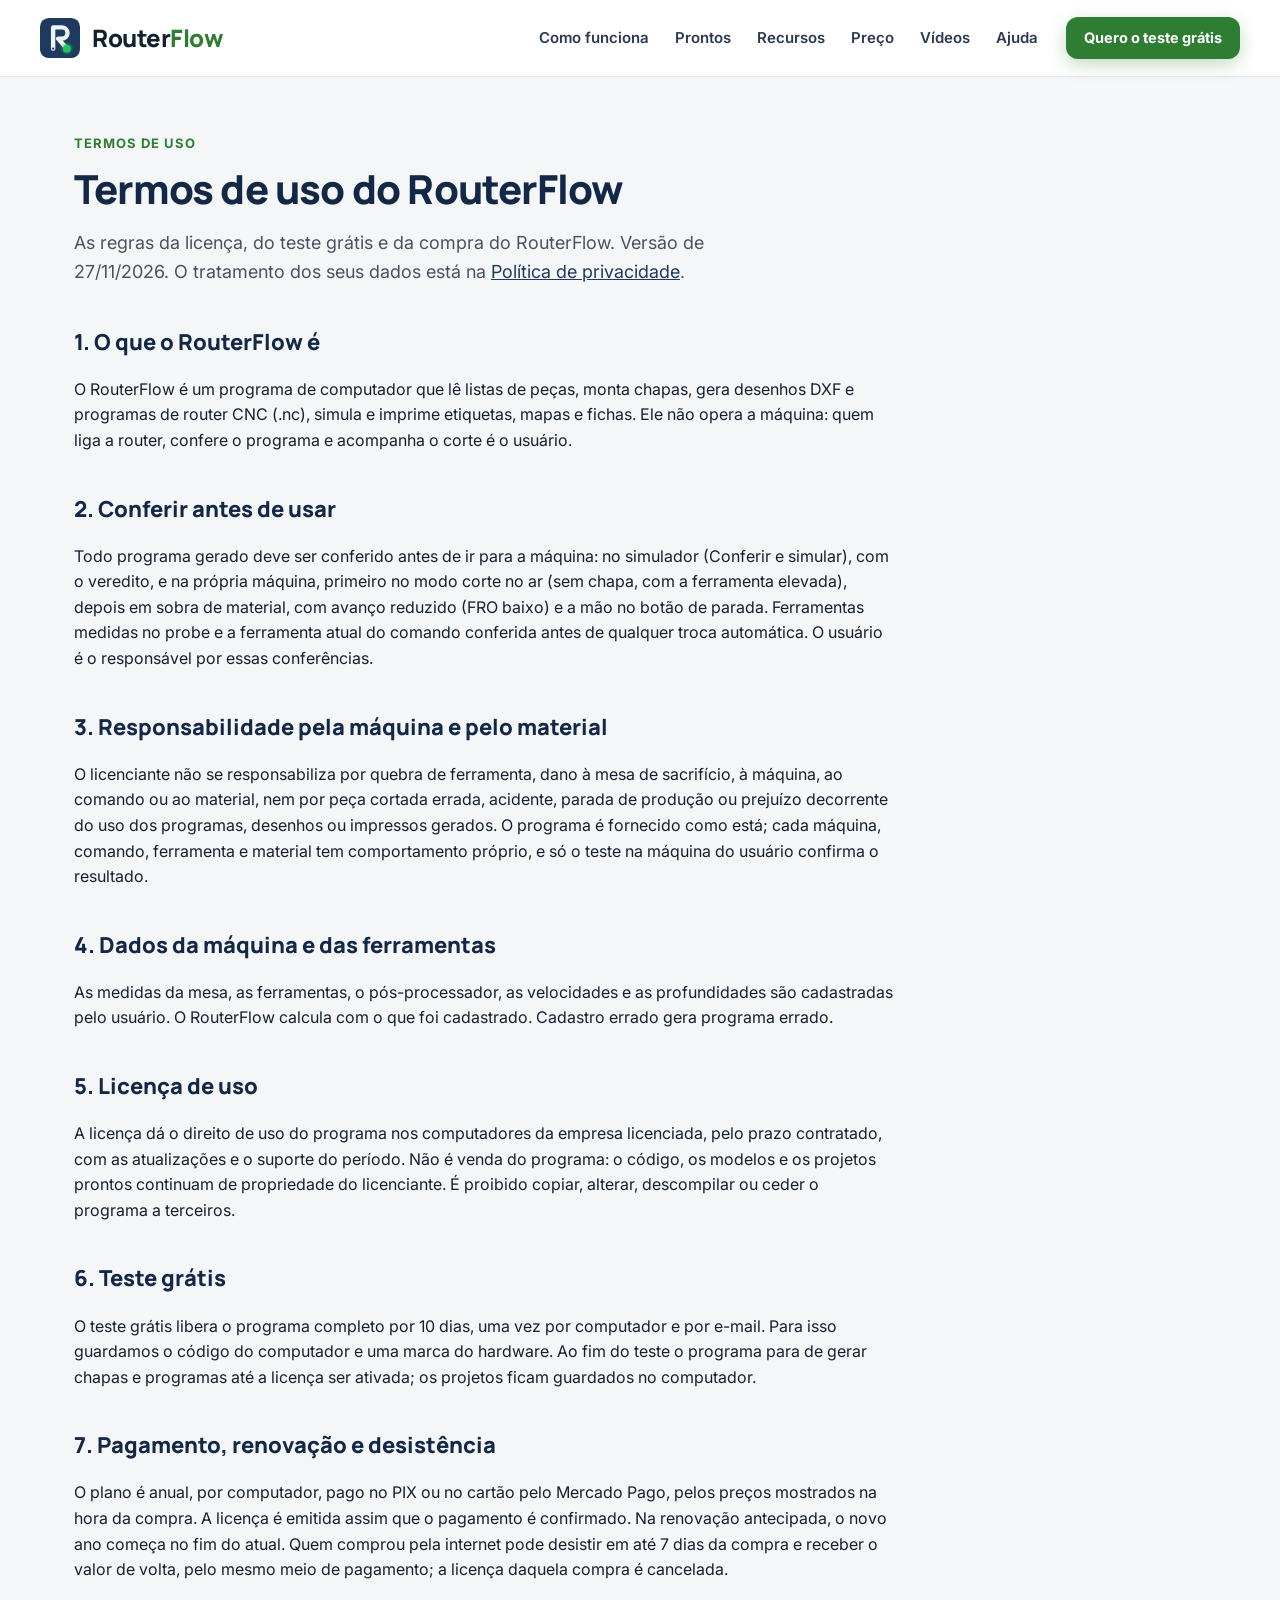
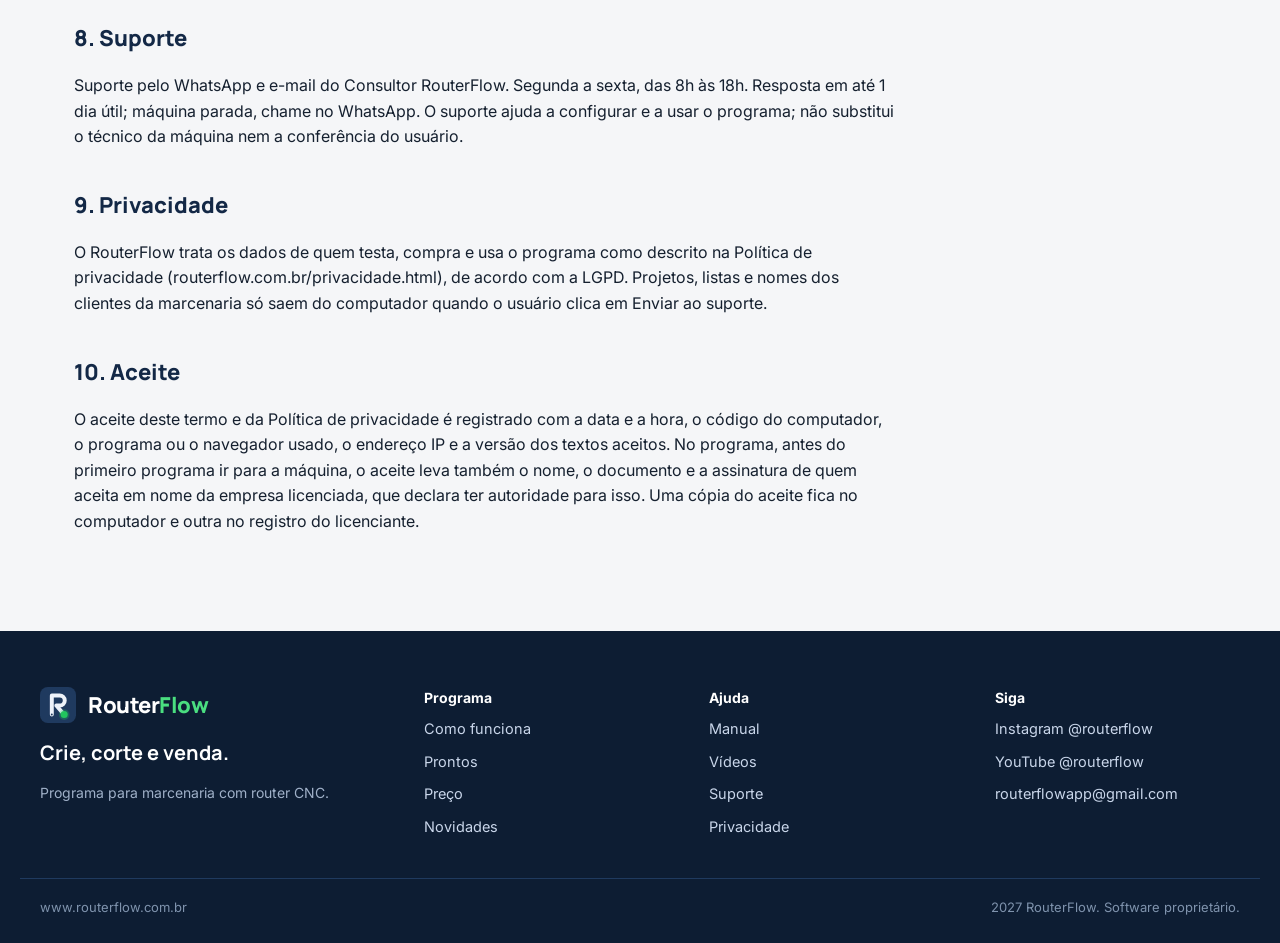
<file: termos.html>
<!DOCTYPE html>
<html lang="pt-BR">
<head>
<meta charset="utf-8">
<meta name="viewport" content="width=device-width, initial-scale=1">
<title>Termos de uso: RouterFlow</title>
<meta name="description" content="As regras da licença, do teste grátis e da compra do RouterFlow.">
<link rel="canonical" href="https://www.routerflow.com.br/privacidade.html">
<link rel="icon" href="img/logo.png">
<link rel="preconnect" href="https://fonts.googleapis.com">
<link rel="preconnect" href="https://fonts.gstatic.com" crossorigin>
<link rel="stylesheet" href="https://fonts.googleapis.com/css2?family=Inter:wght@400;500;600;700&family=Manrope:wght@600;700;800&display=swap">
<link rel="stylesheet" href="site4.css?v=20261121">
<link rel="stylesheet" href="site5.css?v=20261125">
<style>
  .priv { max-width: 820px; display: flex; flex-direction: column; gap: 10px; } .priv .mn-t { margin: 4px 0 8px; } .priv h3 { font-family: Manrope, Inter, sans-serif; font-weight: 800; font-size: 22px; color: var(--azul-esc); } .priv p, .priv ul, .priv table { margin: 0; } .priv table { background: #fff; border: 1px solid var(--linha); border-radius: 12px; }
  .priv h3 { margin: 28px 0 8px; }
  .priv p, .priv li { line-height: 1.6; }
  .priv ul { padding-left: 20px; }
  .priv table { width: 100%; border-collapse: collapse; margin: 8px 0 4px; font-size: .95em; }
  .priv th, .priv td { text-align: left; vertical-align: top; padding: 8px 10px; border-bottom: 1px solid rgba(127,127,127,.25); }
  .priv th { font-weight: 600; }
  @media (max-width: 640px) { .priv table, .priv tbody, .priv tr, .priv td, .priv th { display: block; } .priv tr { padding: 6px 0; } .priv th { display: none; } }
</style>
<style>
.lj{max-width:760px;margin:0 auto;display:flex;flex-direction:column;gap:18px}
main.sec{padding-bottom:96px}
@media (max-width:640px){main.sec{padding-bottom:64px}}
.lj .cx{background:#fff;border:1px solid #e2e6ec;border-radius:18px;padding:22px;display:flex;flex-direction:column;gap:12px}
.lj .g{display:grid;grid-template-columns:1fr 1fr;gap:10px}
.lj label{display:flex;flex-direction:column;gap:5px;font-size:13.5px;color:#475467;font-weight:600}
.lj input{height:46px;border:1.5px solid #d0d5dd;border-radius:11px;padding:0 13px;font:inherit;font-size:15px;color:#15202f;min-width:0;box-sizing:border-box;background:#fff}
.lj input:focus{outline:none;border-color:#2e7d32}
.lj .cod{font-family:'JetBrains Mono',Consolas,monospace;letter-spacing:1px;text-transform:uppercase}
.lj .op{display:grid;grid-template-columns:1fr 1fr;gap:12px}
.lj .op button{display:flex;flex-direction:column;align-items:flex-start;gap:5px;padding:18px;border:1.5px solid #d0d5dd;border-radius:16px;background:#fff;cursor:pointer;text-align:left;font:inherit}
.lj .op button:hover{border-color:#2e7d32}
.lj .op button[disabled]{opacity:.55;cursor:default}
.lj .op b{font-family:Manrope,Inter,sans-serif;font-size:26px;color:#132846}
.lj .op .pix b{color:#2e7d32}
.lj .op span{font-size:13.5px;color:#4a5260}
.lj .msg{font-size:14px;color:#4a5260;min-height:20px}
.lj .msg.err{color:#b42318}
.lj .aceite{flex-direction:row;align-items:flex-start;gap:10px;font-size:14.5px;font-weight:500;color:#344054;line-height:1.5;cursor:pointer}
.lj .aceite input{width:20px;height:20px;margin:1px 0 0;flex:none;accent-color:#2e7d32}
.lj .cid{display:grid;grid-template-columns:1fr 90px;gap:10px}
.lj select{height:46px;border:1.5px solid #d0d5dd;border-radius:11px;padding:0 10px;font:inherit;font-size:15px;background:#fff}
.lj .dica{font-size:13.5px;color:#4a5260;background:#f5f6f8;border-radius:12px;padding:12px 14px;line-height:1.55}
.lj .ok{display:flex;gap:14px;align-items:flex-start}
.lj .ok i{flex:none;width:52px;height:52px;border-radius:50%;display:flex;align-items:center;justify-content:center;font-style:normal;font-size:26px;color:#fff;background:#2e7d32}
.lj .ok.esp i{background:#b45309}
.lj .ok.err i{background:#b42318}
.lj ol{margin:0;padding-left:20px;line-height:1.7;color:#344054}
@media (max-width:640px){.lj .g,.lj .op{grid-template-columns:1fr}}
</style>
</head>
<body>
<header class="top5"><div class="w"><a class="marca" href="index.html" aria-label="RouterFlow, página inicial"><svg width="36" height="36" viewBox="0 0 64 64" aria-hidden="true"><rect width="64" height="64" rx="14" fill="#1f3a5f"/><path d="M21 49 V15 H35 A9 9 0 0 1 35 33 H29 L42 48" fill="none" stroke="#eef3fa" stroke-width="7" stroke-linecap="round" stroke-linejoin="round"/><circle cx="21" cy="49" r="1.7" fill="#1f3a5f"/><circle cx="43" cy="49" r="9.5" fill="rgba(34,197,94,.28)"/><circle cx="43" cy="49" r="6.3" fill="#22c55e"/></svg><span>Router<i>Flow</i></span></a><nav class="nav5" id="menu" aria-label="Seções"><a href="index.html#como">Como funciona</a><a href="index.html#prontos">Prontos</a><a href="index.html#recursos">Recursos</a><a href="index.html#preco">Preço</a><a href="index.html#videos">Vídeos</a><a href="manual.html">Ajuda</a><a class="so-menu v" href="https://wa.me/5534991627276?text=Ol%C3%A1%2C%20quero%20o%20teste%20gr%C3%A1tis%20do%20RouterFlow.%20Marcenaria%3A%20____%20.%20C%C3%B3digo%20da%20m%C3%A1quina%3A%20RF-" target="_blank" rel="noopener">Quero o teste grátis</a><a class="so-menu c" href="https://wa.me/5534991627276?text=Ol%C3%A1%2C%20quero%20contratar%20o%20RouterFlow" target="_blank" rel="noopener">Falar no WhatsApp</a></nav><a class="top-cta" href="https://wa.me/5534991627276?text=Ol%C3%A1%2C%20quero%20o%20teste%20gr%C3%A1tis%20do%20RouterFlow.%20Marcenaria%3A%20____%20.%20C%C3%B3digo%20da%20m%C3%A1quina%3A%20RF-" target="_blank" rel="noopener">Quero o teste grátis</a><button type="button" class="menu5" id="menu-btn" aria-expanded="false" aria-controls="menu"><span class="abre">Menu</span><span class="fecha">Fechar</span></button></div></header>
<main id="main" class="w sec">
<section class="priv">
  <span class="eb">Termos de uso</span>
  <h1 class="mn-t">Termos de uso do RouterFlow</h1>
  <p class="mn-lead">As regras da licença, do teste grátis e da compra do RouterFlow. Versão de 27/11/2026. O tratamento dos seus dados está na <a href="privacidade.html">Política de privacidade</a>.</p>
  <h3>1. O que o RouterFlow é</h3>
  <p>O RouterFlow é um programa de computador que lê listas de peças, monta chapas, gera desenhos DXF e programas de router CNC (.nc), simula e imprime etiquetas, mapas e fichas. Ele não opera a máquina: quem liga a router, confere o programa e acompanha o corte é o usuário.</p>
  <h3>2. Conferir antes de usar</h3>
  <p>Todo programa gerado deve ser conferido antes de ir para a máquina: no simulador (Conferir e simular), com o veredito, e na própria máquina, primeiro no modo corte no ar (sem chapa, com a ferramenta elevada), depois em sobra de material, com avanço reduzido (FRO baixo) e a mão no botão de parada. Ferramentas medidas no probe e a ferramenta atual do comando conferida antes de qualquer troca automática. O usuário é o responsável por essas conferências.</p>
  <h3>3. Responsabilidade pela máquina e pelo material</h3>
  <p>O licenciante não se responsabiliza por quebra de ferramenta, dano à mesa de sacrifício, à máquina, ao comando ou ao material, nem por peça cortada errada, acidente, parada de produção ou prejuízo decorrente do uso dos programas, desenhos ou impressos gerados. O programa é fornecido como está; cada máquina, comando, ferramenta e material tem comportamento próprio, e só o teste na máquina do usuário confirma o resultado.</p>
  <h3>4. Dados da máquina e das ferramentas</h3>
  <p>As medidas da mesa, as ferramentas, o pós-processador, as velocidades e as profundidades são cadastradas pelo usuário. O RouterFlow calcula com o que foi cadastrado. Cadastro errado gera programa errado.</p>
  <h3>5. Licença de uso</h3>
  <p>A licença dá o direito de uso do programa nos computadores da empresa licenciada, pelo prazo contratado, com as atualizações e o suporte do período. Não é venda do programa: o código, os modelos e os projetos prontos continuam de propriedade do licenciante. É proibido copiar, alterar, descompilar ou ceder o programa a terceiros.</p>
  <h3>6. Teste grátis</h3>
  <p>O teste grátis libera o programa completo por 10 dias, uma vez por computador e por e-mail. Para isso guardamos o código do computador e uma marca do hardware. Ao fim do teste o programa para de gerar chapas e programas até a licença ser ativada; os projetos ficam guardados no computador.</p>
  <h3>7. Pagamento, renovação e desistência</h3>
  <p>O plano é anual, por computador, pago no PIX ou no cartão pelo Mercado Pago, pelos preços mostrados na hora da compra. A licença é emitida assim que o pagamento é confirmado. Na renovação antecipada, o novo ano começa no fim do atual. Quem comprou pela internet pode desistir em até 7 dias da compra e receber o valor de volta, pelo mesmo meio de pagamento; a licença daquela compra é cancelada.</p>
  <h3>8. Suporte</h3>
  <p>Suporte pelo WhatsApp e e-mail do Consultor RouterFlow. Segunda a sexta, das 8h às 18h. Resposta em até 1 dia útil; máquina parada, chame no WhatsApp. O suporte ajuda a configurar e a usar o programa; não substitui o técnico da máquina nem a conferência do usuário.</p>
  <h3>9. Privacidade</h3>
  <p>O RouterFlow trata os dados de quem testa, compra e usa o programa como descrito na Política de privacidade (routerflow.com.br/privacidade.html), de acordo com a LGPD. Projetos, listas e nomes dos clientes da marcenaria só saem do computador quando o usuário clica em Enviar ao suporte.</p>
  <h3>10. Aceite</h3>
  <p>O aceite deste termo e da Política de privacidade é registrado com a data e a hora, o código do computador, o programa ou o navegador usado, o endereço IP e a versão dos textos aceitos. No programa, antes do primeiro programa ir para a máquina, o aceite leva também o nome, o documento e a assinatura de quem aceita em nome da empresa licenciada, que declara ter autoridade para isso. Uma cópia do aceite fica no computador e outra no registro do licenciante.</p>
</section>
</main>
<footer class="pe5">
 <div class="w pe-g">
  <div class="pe-m"><a class="marca" href="index.html"><svg width="36" height="36" viewBox="0 0 64 64" aria-hidden="true"><rect width="64" height="64" rx="14" fill="#1f3a5f"/><path d="M21 49 V15 H35 A9 9 0 0 1 35 33 H29 L42 48" fill="none" stroke="#eef3fa" stroke-width="7" stroke-linecap="round" stroke-linejoin="round"/><circle cx="21" cy="49" r="1.7" fill="#1f3a5f"/><circle cx="43" cy="49" r="9.5" fill="rgba(34,197,94,.28)"/><circle cx="43" cy="49" r="6.3" fill="#22c55e"/></svg><span>Router<i>Flow</i></span></a><b>Crie, corte e venda.</b><span>Programa para marcenaria com router CNC.</span></div>
  <nav aria-label="Programa"><b>Programa</b><a href="index.html#como">Como funciona</a><a href="index.html#prontos">Prontos</a><a href="index.html#preco">Preço</a><a href="novidades.html">Novidades</a></nav>
  <nav aria-label="Ajuda"><b>Ajuda</b><a href="manual.html">Manual</a><a href="index.html#videos">Vídeos</a><a href="index.html#suporte">Suporte</a><a href="privacidade.html">Privacidade</a></nav>
  <nav aria-label="Siga"><b>Siga</b><a href="https://www.instagram.com/routerflow/" target="_blank" rel="noopener">Instagram @routerflow</a><a href="https://www.youtube.com/@routerflow" target="_blank" rel="noopener">YouTube @routerflow</a><span class="sel">routerflowapp@gmail.com</span></nav>
 </div>
 <div class="w pe-b"><span>www.routerflow.com.br</span><span>2027 RouterFlow. Software proprietário.</span></div>
</footer>
<script>(function () { var mb = document.getElementById("menu-btn"); if (!mb) return; mb.addEventListener("click", function () { var o = document.body.classList.toggle("menu-aberto"); mb.setAttribute("aria-expanded", o ? "true" : "false"); }); document.getElementById("menu").addEventListener("click", function (e) { if (e.target.tagName === "A" && document.body.classList.contains("menu-aberto")) { document.body.classList.remove("menu-aberto"); mb.setAttribute("aria-expanded", "false"); } }); document.addEventListener("keydown", function (e) { if (e.key === "Escape" && document.body.classList.contains("menu-aberto")) mb.click(); }); })();</script>
</body>
</html>
</file>
<file: site4.css>
/* RouterFlow 4.0: o site com o mesmo design system do programa (quadros Site, Site2 e SiteCelular do desenho 4.0) */
:root {
  --azul: #1f3a5f; --azul-esc: #132846; --azul-cl: #d6e4fb; --azul-fundo: #f1f6fe;
  --verde: #2e7d32; --verde-cl: #86efac; --laranja: #c2410c;
  --tinta: #15202f; --cinza: #4a5260; --linha: #dfe4ea; --linha2: #eef2f7; --borda: #c9cfd8;
  --fundo: #f4f6fa; --branco: #ffffff;
  color-scheme: light;
}
* { box-sizing: border-box; }
html { scroll-behavior: smooth; }
body { margin: 0; background: var(--fundo); color: var(--tinta); font-family: Inter, "Segoe UI", system-ui, sans-serif; font-size: 16px; line-height: 1.55; }
img { max-width: 100%; }
a { color: var(--azul); }
a:hover { color: var(--azul-esc); }
.skip { position: absolute; left: -9999px; top: 8px; z-index: 50; background: #fff; padding: 8px 12px; border-radius: 8px; }
.skip:focus { left: 8px; }
.w { max-width: 1180px; margin: 0 auto; padding-left: max(24px, env(safe-area-inset-left, 0px)); padding-right: max(24px, env(safe-area-inset-right, 0px)); }
.sec { padding-top: 56px; scroll-margin-top: 16px; }
.eb { display: block; font-size: 13px; font-weight: 700; letter-spacing: 1px; text-transform: uppercase; color: var(--verde); }
.h2 { margin: 4px 0 20px; font-family: Manrope, Inter, sans-serif; font-weight: 800; font-size: clamp(24px, 3vw, 34px); line-height: 1.15; letter-spacing: -0.5px; color: var(--azul-esc); text-wrap: balance; }
.h2.m { font-size: clamp(22px, 2.6vw, 30px); letter-spacing: -0.4px; margin-bottom: 10px; }
.cin { color: var(--cinza); }

/* botões */
.b { height: 44px; padding: 0 16px; border-radius: 10px; display: inline-flex; align-items: center; justify-content: center; gap: 8px; text-decoration: none; font-weight: 600; white-space: nowrap; border: 1px solid transparent; font: inherit; font-weight: 600; cursor: pointer; }
.b.g { height: 52px; padding: 0 24px; font-size: 17px; }
.b.lar { background: var(--laranja); color: #fff; font-weight: 700; }
.b.lar:hover { background: #a8380a; color: #fff; }
.b.ver { background: var(--verde); color: #fff; font-weight: 700; }
.b.ver:hover { background: #256a29; color: #fff; }
.b.azul { background: var(--azul); color: #fff; font-weight: 700; }
.b.azul:hover { background: var(--azul-esc); color: #fff; }
.b.cont { background: #fff; color: var(--azul); border-color: var(--borda); }
.b.cont:hover { border-color: var(--azul); color: var(--azul-esc); }
.b.clar { color: #fff; border-color: rgba(255,255,255,0.45); background: transparent; }
.b.clar:hover { background: rgba(255,255,255,0.1); color: #fff; }
.b.sombra { box-shadow: 0 8px 22px rgba(194,65,12,0.4); }

/* menu */
.top4 { background: #fff; border-bottom: 1px solid var(--linha); position: relative; z-index: 20; }
.top4 .w { padding-top: 12px; padding-bottom: 12px; display: flex; align-items: center; gap: 12px 24px; flex-wrap: wrap; }
.marca { display: flex; align-items: center; gap: 10px; text-decoration: none; color: var(--azul-esc); }
.marca span { font-family: Manrope, Inter, sans-serif; font-weight: 800; font-size: 20px; }
.marca:hover { color: var(--azul-esc); }
.nav4 { flex: 1; display: flex; gap: 4px 20px; flex-wrap: wrap; font-weight: 600; font-size: 15px; }
.nav4 a { text-decoration: none; padding: 10px 0; }
.nav4 a[aria-current] { color: var(--azul-esc); box-shadow: inset 0 -3px 0 var(--verde); }
.top-bts { display: flex; gap: 10px; }
.menu4 { display: none; height: 44px; padding: 0 16px; border-radius: 10px; border: 1px solid var(--borda); background: #fff; color: var(--azul); font: inherit; font-weight: 700; font-size: 15px; cursor: pointer; }

/* topo */
.topo { background: var(--azul-esc); color: #fff; }
.topo .w { padding-top: 56px; display: flex; flex-direction: column; align-items: center; text-align: center; gap: 18px; }
.topo .eb { color: var(--verde-cl); }
.topo h1 { margin: 0; max-width: 900px; font-family: Manrope, Inter, sans-serif; font-weight: 800; font-size: clamp(31px, 4.4vw, 54px); line-height: 1.08; letter-spacing: -1px; text-wrap: balance; }
.topo .lead { margin: 0; max-width: 720px; color: #dbe6f7; font-size: 18px; }
.topo .acoes { display: flex; gap: 12px; flex-wrap: wrap; justify-content: center; }
.topo .fino { color: #b9c8e0; font-size: 14px; }
.topo .fino a { color: #fff; font-weight: 600; }
.topo .tela { width: 100%; max-width: 1040px; margin-top: 12px; border-radius: 14px 14px 0 0; overflow: hidden; border: 1px solid #33496b; border-bottom: 0; box-shadow: 0 -8px 40px rgba(0,0,0,0.35); }
.topo .tela img { display: block; width: 100%; height: auto; }
.so-cel { display: none !important; }
.cel4 { width: 100%; border-radius: 12px; border: 1px solid rgba(255,255,255,0.25); background: rgba(255,255,255,0.08); padding: 14px; text-align: left; }
.cel4 p { margin: 4px 0 10px; color: #dbe6f7; font-size: 14.5px; }

/* comece do seu jeito */
.cartoes { display: grid; grid-template-columns: repeat(auto-fit, minmax(240px, 1fr)); gap: 16px; }
.cartao { background: #fff; border: 1px solid var(--linha); border-radius: 14px; padding: 20px; }
.cartao h3 { margin: 0 0 6px; font-family: Manrope, Inter, sans-serif; font-size: 18px; color: var(--azul-esc); }
.cartao p { margin: 0; color: var(--cinza); font-size: 15px; }
.cartao.vender { background: #fff7ed; border-color: #f5c98a; }
.cartao.vender h3 { color: #7a3a00; }

/* recursos com imagem */
.recursos { display: flex; flex-direction: column; gap: 32px; }
.rec { display: flex; gap: 32px; flex-wrap: wrap; align-items: center; }
.rec.inv { flex-wrap: wrap-reverse; }
.rec-tx { flex: 1 1 340px; min-width: 0; }
.rec-tx p { margin: 0 0 14px; color: var(--cinza); }
.rec-tx ul { margin: 0; padding-left: 20px; display: flex; flex-direction: column; gap: 4px; }
.rec-img { flex: 1 1 480px; min-width: 0; border-radius: 14px; overflow: hidden; border: 1px solid var(--linha); box-shadow: 0 10px 30px rgba(15,35,60,0.12); }
.rec-img img { display: block; width: 100%; height: auto; }

/* vídeos */
.vg { display: grid; grid-template-columns: repeat(auto-fit, minmax(320px, 1fr)); gap: 20px; align-items: start; }
.vg-player { grid-column: span 2; min-width: 0; border-radius: 16px; overflow: hidden; position: relative; background: #0f1b2d; border: 1px solid var(--azul-esc); aspect-ratio: 16 / 9; }
.vg-player iframe { position: absolute; inset: 0; width: 100%; height: 100%; border: 0; }
.vg-capa { all: unset; position: absolute; inset: 0; cursor: pointer; display: block; }
.vg-capa img { display: block; width: 100%; height: 100%; object-fit: cover; opacity: 0.72; }
.vg-play { position: absolute; left: 50%; top: 50%; width: 84px; height: 84px; margin: -42px 0 0 -42px; border-radius: 50%; background: var(--laranja); display: flex; align-items: center; justify-content: center; box-shadow: 0 8px 24px rgba(0,0,0,0.35); transition: transform .15s; }
.vg-capa:hover .vg-play, .vg-capa:focus-visible .vg-play { transform: scale(1.08); }
.vg-leg { position: absolute; left: 0; right: 0; bottom: 0; padding: 14px 18px; background: linear-gradient(transparent, rgba(15,27,45,0.92)); color: #fff; display: flex; align-items: baseline; gap: 10px; }
.vg-leg b { flex: 1; font-size: 18px; }
.vg-lista { min-width: 0; display: flex; flex-direction: column; gap: 8px; margin: 0; padding: 0; list-style: none; }
.vl { width: 100%; display: flex; align-items: center; gap: 12px; padding: 12px 14px; border-radius: 12px; color: var(--tinta); border: 1px solid var(--linha); background: #fff; font: inherit; text-align: left; cursor: pointer; }
.vl:hover { border-color: var(--azul); }
.vl b { width: 30px; height: 30px; border-radius: 50%; background: var(--linha2); color: var(--azul-esc); display: flex; align-items: center; justify-content: center; flex: none; }
.vl .vl-t { flex: 1; min-width: 0; font-weight: 500; }
.vl .vl-d { color: var(--cinza); font-size: 14px; }
.vl.on { border: 2px solid var(--azul); background: var(--azul-fundo); padding: 11px 13px; }
.vl.on b { background: var(--azul); color: #fff; }
.vl.on .vl-t { font-weight: 700; }
.mais { margin: 14px 0 0; color: var(--cinza); font-size: 15px; }

/* passos */
.passos { margin: 0; padding: 0; list-style: none; display: grid; grid-template-columns: repeat(auto-fit, minmax(300px, 1fr)); gap: 16px; }
.passos li { background: #fff; border: 1px solid var(--linha); border-radius: 16px; padding: 18px; display: flex; flex-direction: column; gap: 8px; }
.passos .ps-c { display: flex; align-items: center; gap: 12px; }
.passos .ps-n { font-family: Manrope, Inter, sans-serif; font-size: 34px; font-weight: 800; color: #c9d6ea; line-height: 1; }
.passos .ps-t { font-size: 18px; font-weight: 700; color: var(--azul-esc); }
.passos .ps-x { color: var(--cinza); }

/* preço */
.preco { display: grid; grid-template-columns: repeat(auto-fit, minmax(320px, 1fr)); gap: 20px; align-items: stretch; }
.separado { background: #fff; border: 1px solid var(--linha); border-radius: 16px; padding: 24px; display: flex; flex-direction: column; }
.separado > b { font-size: 18px; color: var(--azul-esc); }
.separado ul { margin: 12px 0 0; padding: 0; list-style: none; }
.separado li { display: flex; gap: 10px; padding: 11px 0; border-top: 1px solid var(--linha2); }
.separado li span:first-child { flex: 1; }
.separado li span:last-child { color: var(--cinza); }
.separado .tot { margin-top: 14px; padding: 14px 16px; border-radius: 12px; background: var(--fundo); display: flex; align-items: baseline; gap: 10px; flex-wrap: wrap; }
.separado .tot span { flex: 1 1 160px; }
.separado .tot b { font-family: Manrope, Inter, sans-serif; font-size: 24px; color: var(--cinza); }
.separado .ref { margin: 10px 0 0; color: var(--cinza); font-size: 14px; }
.plano { border-radius: 16px; background: var(--azul-esc); color: #fff; padding: 24px; display: flex; flex-direction: column; gap: 12px; }
.plano > b { font-size: 18px; }
.plano .valor { display: flex; align-items: baseline; gap: 10px; flex-wrap: wrap; }
.plano .valor b { font-family: Manrope, Inter, sans-serif; font-size: clamp(40px, 5vw, 56px); letter-spacing: -1.5px; line-height: 1; }
.plano .cl { color: #dbe6f7; }
.plano ul { margin: 4px 0 0; padding: 0; list-style: none; display: flex; flex-direction: column; gap: 8px; }
.plano li { display: flex; gap: 10px; }
.plano li svg { flex: none; margin-top: 3px; }
.plano .esp { flex: 1; }
.plano .b { margin-top: 8px; }
.plano .pe { color: #b9c8e0; font-size: 14px; }
.plano .pe a { color: #fff; font-weight: 600; }

/* suporte */
.suporte { background: #fff; border: 1px solid var(--linha); border-radius: 16px; padding: 28px; display: flex; gap: 16px 32px; flex-wrap: wrap; align-items: center; }
.suporte > div:first-child { flex: 1 1 420px; min-width: 0; }
.suporte .h2 { font-size: 26px; margin: 6px 0 8px; }
.suporte p { margin: 0; color: var(--cinza); }
.suporte .bts { display: flex; gap: 10px; flex-wrap: wrap; }

/* perguntas */
.faq4 { display: flex; flex-direction: column; gap: 10px; max-width: 860px; }
.faq4 details { background: #fff; border: 1px solid var(--linha); border-radius: 16px; padding: 0 18px; }
.faq4 summary { padding: 16px 0; font-weight: 700; font-size: 17px; color: var(--azul-esc); cursor: pointer; }
.faq4 p { margin: 0 0 16px; color: var(--cinza); max-width: 68ch; }

/* baixar */
.baixar { background: #fff; border: 1px solid var(--linha); border-radius: 16px; padding: 28px; display: flex; gap: 20px 32px; flex-wrap: wrap; align-items: center; }
.baixar > svg { flex: none; }
.baixar .tx { flex: 1 1 320px; min-width: 0; }
.baixar .h2 { font-size: 26px; margin: 4px 0 6px; letter-spacing: -0.4px; }
.baixar p { margin: 0; color: var(--cinza); }
.baixar .bts { display: flex; gap: 10px; flex-wrap: wrap; }
.baixar .b { height: 48px; padding: 0 18px; }

/* rodapé */
.pe4 .w { padding-top: 40px; padding-bottom: 32px; display: flex; gap: 12px 24px; flex-wrap: wrap; align-items: center; color: var(--cinza); font-size: 14px; }
.pe4 span { flex: 1 1 260px; }
.pe4 a { text-decoration: none; font-weight: 600; }

/* imagem ampliada */
img.zoom { cursor: zoom-in; }
.lightbox { position: fixed; inset: 0; z-index: 100; background: rgba(10,18,30,0.9); display: flex; align-items: center; justify-content: center; padding: 24px; }
.lightbox[hidden] { display: none; }
.lightbox figure { margin: 0; max-width: 100%; max-height: 100%; display: flex; flex-direction: column; align-items: center; gap: 10px; }
.lightbox img { max-height: calc(100vh - 110px); width: auto; border-radius: 10px; }
.lightbox figcaption { color: #dbe6f7; font-size: 14px; text-align: center; }
.lb-close { position: absolute; top: max(16px, env(safe-area-inset-top, 0px)); right: max(16px, env(safe-area-inset-right, 0px)); height: 44px; padding: 0 16px; border-radius: 10px; border: 1px solid rgba(255,255,255,0.45); background: transparent; color: #fff; font: inherit; font-weight: 600; cursor: pointer; }
body.lb-open { overflow: hidden; }

/* celular (quadro SiteCelular) */
@media (max-width: 900px) {
  .top4 .w { flex-wrap: nowrap; padding-top: 10px; padding-bottom: 10px; }
  .marca { flex: 1; }
  .marca svg { width: 34px; height: 34px; }
  .marca span { font-size: 19px; }
  .menu4 { display: inline-flex; align-items: center; }
  .nav4, .top-bts { display: none; }
  body.menu-aberto .top4 .w { flex-wrap: wrap; }
  body.menu-aberto .nav4 { display: flex; flex-direction: column; flex: 1 1 100%; gap: 0; order: 3; }
  body.menu-aberto .nav4 a { padding: 12px 0; border-top: 1px solid var(--linha2); }
  body.menu-aberto .top-bts { display: flex; flex: 1 1 100%; order: 4; flex-wrap: wrap; padding-bottom: 6px; }
  body.menu-aberto .top-bts .b { flex: 1 1 140px; }
  .vg-player { grid-column: auto; }
}
@media (max-width: 760px) {
  .w { padding-left: max(20px, env(safe-area-inset-left, 0px)); padding-right: max(20px, env(safe-area-inset-right, 0px)); }
  .sec { padding-top: 44px; }
  .topo .w { padding-top: 28px; gap: 14px; }
  .topo .eb { font-size: 12px; }
  .topo h1 { font-size: 31px; line-height: 1.1; letter-spacing: -0.6px; }
  .topo .lead { font-size: 16px; }
  .so-pc { display: none !important; }
  .so-cel { display: block !important; }
  .topo .acoes { width: 100%; flex-direction: column; }
  .topo .acoes .b { width: 100%; }
  .topo .acoes .b.lar { height: 54px; font-size: 18px; }
  .topo .acoes .b.ver { height: 48px; font-size: 16px; }
  .topo .tela { border-radius: 12px 12px 0 0; }
  .vg { grid-template-columns: minmax(0, 1fr); }
  .preco, .passos { grid-template-columns: minmax(0, 1fr); }
  .suporte, .baixar { padding: 22px; }
  .vg-play { width: 64px; height: 64px; margin: -32px 0 0 -32px; }
  .vg-leg b { font-size: 16px; }
}
@media (prefers-reduced-motion: reduce) { html { scroll-behavior: auto; } * { transition: none !important; } }

/* manual (quadro SiteManual): capítulos à esquerda com a busca, um capítulo por vez, Nesta página à direita */
.mn-wrap { padding-top: 28px; display: flex; gap: 28px; align-items: flex-start; }
.mn-nav { flex: 0 0 260px; min-width: 0; background: #fff; border: 1px solid var(--linha); border-radius: 16px; padding: 12px; display: flex; flex-direction: column; gap: 2px; position: sticky; top: 16px; max-height: calc(100vh - 32px); overflow: auto; }
.mn-busca { display: flex; align-items: center; gap: 8px; height: 44px; border-radius: 10px; border: 1px solid var(--borda); background: #fff; padding: 0 12px; color: var(--cinza); }
.mn-busca:focus-within { border-color: var(--azul); box-shadow: 0 0 0 3px rgba(31,58,95,.12); }
.mn-busca input { flex: 1; min-width: 0; border: 0; outline: 0; font: inherit; color: var(--tinta); background: none; }
.mn-busca input::-webkit-search-cancel-button { display: none; }
.mn-busca button { border: 0; background: var(--linha2); color: var(--cinza); width: 24px; height: 24px; border-radius: 50%; font-size: 17px; line-height: 1; cursor: pointer; }
.ms-dica { font-size: 12.5px; color: var(--cinza); margin: 6px 4px 2px; }
.mn-g { display: block; padding: 12px 10px 4px; font-size: 12px; font-weight: 700; letter-spacing: 0.5px; text-transform: uppercase; color: var(--cinza); }
#ms-toc { display: flex; flex-direction: column; gap: 2px; }
.mn-c { padding: 9px 10px; border-radius: 9px; text-decoration: none; color: var(--tinta); font-weight: 500; }
.mn-c:hover { background: var(--fundo); color: var(--azul-esc); }
.mn-c.on { color: var(--azul-esc); background: var(--azul-cl); font-weight: 700; }
.ms-n { font-size: 12.5px; color: var(--cinza); margin: 8px 4px; }
.ms-it { display: block; padding: 8px 10px; border-radius: 10px; text-decoration: none; color: var(--tinta); margin-bottom: 2px; }
.ms-it:hover, .ms-it:focus { background: var(--fundo); outline: 0; }
.ms-it .ms-c { display: block; font-size: 11.5px; font-weight: 700; color: var(--verde); text-transform: uppercase; letter-spacing: .03em; }
.ms-it .ms-ti { display: block; font-weight: 700; color: var(--azul); }
.ms-it .ms-s { display: block; font-size: 12.5px; color: var(--cinza); line-height: 1.45; margin-top: 2px; }
.ms-it mark, .man-body mark.hit { background: #ffe58a; color: inherit; border-radius: 3px; padding: 0 1px; }
.man-body mark.hit.now { background: #ffb938; }
.ms-vazio { font-size: 13.5px; color: var(--cinza); margin: 8px 4px; line-height: 1.5; }
.mn-art { flex: 1 1 480px; min-width: 0; }
.mn-js .mn-cap { display: none; }
.mn-js .mn-cap.on { display: flex; }
.mn-cap { flex-direction: column; gap: 14px; margin-bottom: 40px; }
.mn-mig { color: var(--cinza); font-size: 14px; }
.mn-t { margin: 0; font-family: Manrope, Inter, sans-serif; font-weight: 800; font-size: clamp(28px, 3.4vw, 40px); letter-spacing: -0.8px; color: var(--azul-esc); line-height: 1.1; text-wrap: balance; scroll-margin-top: 16px; }
.mn-lead { margin: 0; font-size: 18px; color: var(--cinza); max-width: 65ch; }
.mn-cap h3 { margin: 18px 0 0; font-family: Manrope, Inter, sans-serif; font-weight: 800; font-size: 24px; color: var(--azul-esc); scroll-margin-top: 16px; text-wrap: balance; }
.mn-cap h4 { margin: 10px 0 0; font-size: 18px; color: var(--azul-esc); }
.mn-cap p, .mn-cap ul, .mn-cap ol { margin: 0; max-width: 72ch; }
.mn-cap ul, .mn-cap ol { padding-left: 22px; display: flex; flex-direction: column; gap: 6px; }
.mn-cap figure.shot { margin: 4px 0; background: #fff; border: 1px solid var(--linha); border-radius: 16px; overflow: hidden; max-width: 900px; }
.mn-cap figure.shot img { display: block; width: 100%; height: auto; }
.mn-cap figure.shot figcaption { padding: 10px 16px; color: var(--cinza); font-size: 14px; border-top: 1px solid var(--linha2); }
.mn-cap .note { padding: 14px 16px; border-radius: 12px; background: #fff3d6; border: 1px solid #f0c36b; color: #5a3a00; max-width: 72ch; }
.mn-cap .tbl { overflow-x: auto; }
.mn-cap table.man { border-collapse: collapse; width: 100%; min-width: 520px; font-size: 15px; background: #fff; border: 1px solid var(--linha); border-radius: 12px; overflow: hidden; }
.mn-cap table.man th, .mn-cap table.man td { text-align: left; padding: 10px 12px; border-top: 1px solid var(--linha); vertical-align: top; }
.mn-cap table.man th { background: var(--fundo); font-weight: 700; color: var(--azul-esc); border-top: 0; }
.mn-cap code { background: var(--linha2); padding: 1px 6px; border-radius: 6px; font-size: 14px; }
.mn-pn { display: flex; gap: 12px; flex-wrap: wrap; margin-top: 12px; }
.mn-pn > * { flex: 1 1 220px; }
.mn-pn a { background: #fff; border: 1px solid var(--linha); border-radius: 16px; padding: 14px 16px; text-decoration: none; }
.mn-pn a:hover { border-color: var(--azul); }
.mn-pn a span { display: block; color: var(--cinza); font-size: 14px; }
.mn-pn a.prox { text-align: right; }
.mn-aside { flex: 0 0 200px; min-width: 0; display: flex; flex-direction: column; gap: 8px; font-size: 14.5px; position: sticky; top: 16px; max-height: calc(100vh - 32px); overflow: auto; }
.mn-aside .mn-g { padding: 0; }
#mn-sub { display: flex; flex-direction: column; gap: 8px; }
#mn-sub a { text-decoration: none; }
#mn-sub a:hover { text-decoration: underline; }
.mn-nota { margin-top: 10px; padding: 12px; border-radius: 12px; background: #eaf5ea; border: 1px solid #bfe0c1; color: #1b4d1e; }
@media (max-width: 1180px) { .mn-aside { display: none; } }
@media (max-width: 900px) {
  .mn-wrap { flex-direction: column; gap: 18px; }
  .mn-nav { position: static; flex: none; width: 100%; max-height: none; }
  #ms-toc { flex-direction: row; flex-wrap: wrap; gap: 6px; }
  #ms-toc .mn-g { flex: 1 1 100%; padding: 8px 4px 0; }
  .mn-c { padding: 6px 10px; border: 1px solid var(--linha); }
  .mn-art { flex: none; width: 100%; }
  .mn-lead { font-size: 16px; }
}

/* novidades (quadro SiteNovidades) */
.nv4 .mn-t { margin: 4px 0 8px; }
.nv4 .mn-lead { margin-bottom: 28px; }
.nv-lista { margin: 0; padding: 0; list-style: none; display: flex; flex-direction: column; gap: 18px; }
.nv { display: flex; gap: 20px; flex-wrap: wrap; scroll-margin-top: 16px; }
.nv-lista:not(.todas) .nv-antiga { display: none; }
.nv-v { flex: 0 0 150px; }
.nv-v b { display: inline-block; padding: 4px 12px; border-radius: 999px; background: var(--azul-cl); color: var(--azul-esc); font-size: 15px; }
.nv-nova .nv-v b { background: var(--verde); color: #fff; }
.nv-v span { display: block; margin-top: 6px; color: var(--cinza); font-size: 14px; }
.nv-c { flex: 1 1 360px; min-width: 0; background: #fff; border: 1px solid var(--linha); border-radius: 16px; padding: 18px 20px; }
.nv-c h2 { margin: 0 0 10px; font-family: Manrope, Inter, sans-serif; font-weight: 800; font-size: 20px; color: var(--azul-esc); text-wrap: balance; }
.nv-c ul { margin: 0; padding: 0; list-style: none; display: flex; flex-direction: column; gap: 8px; max-width: 65ch; }
.nv-c li { display: flex; gap: 10px; }
.nv-c li svg { flex: none; margin-top: 3px; }
.nv-bts { margin-top: 24px; display: flex; gap: 10px; flex-wrap: wrap; }
.nv-bts .b { height: 48px; padding: 0 18px; }
</file>
<file: site5.css>
/* Site do RouterFlow 5 (quadros SiteHome e SiteCelular). Gerado por tools/site5/gera.py a partir de tools/site5/site5.css.
   O topo (.top5) e o rodapé (.pe5) valem também no manual, nas novidades e na privacidade, que carregam o site4.css antes. */
:root {
  --azul: #1f3a5f; --azul-esc: #132846; --azul-fundo: #0d1d33; --verde: #2e7d32; --verde-cl: #4ade80;
  --tx: #15202f; --tx2: #3d4757; --tx3: #4a5260; --linha: #e2e6ec; --fundo: #f5f6f8;
  --cr: #1d3f8f; --cr-f: #eff4ff; --cr-b: #dbe7fb; --cr-d: #7aa5f5;
  --pr: #8a4b05; --pr-f: #fdf6ea; --pr-b: #fbe3bd; --pr-d: #f2b65e;
  --of: #1e6b22; --of-f: #f1f8f1; --of-b: #cfe6cf; --of-d: #5cc46a;
  --vd: #5b21b6; --vd-f: #f6f2fd; --vd-b: #e2d6fa; --vd-d: #b9a0f7;
  --ng: #0f766e; --ng-f: #effcf9; --ng-b: #b8eee3; --ng-d: #2dd4bf;
  --gut: max(20px, env(safe-area-inset-left, 0px));
}

/* ---------- base da página inicial */
body.s5 { margin: 0; background: #fff; color: var(--tx); font: 16px/1.5 Inter, "Segoe UI", system-ui, sans-serif; -webkit-font-smoothing: antialiased; }
body.s5 *, body.s5 *::before, body.s5 *::after { box-sizing: border-box; }
body.s5 img { max-width: 100%; height: auto; display: block; }
body.s5 a { color: inherit; }
.s5 .w { width: 100%; max-width: 1240px; margin: 0 auto; padding-left: var(--gut); padding-right: max(20px, env(safe-area-inset-right, 0px)); }
.s5 .pular { position: absolute; left: -9999px; top: 8px; background: #fff; color: var(--azul); padding: 10px 14px; border-radius: 8px; z-index: 100; font-weight: 700; }
.s5 .pular:focus { left: 12px; }
.s5 :focus-visible { outline: 3px solid #60a5fa; outline-offset: 2px; border-radius: 6px; }
.s5 .eb { display: block; font-size: 13px; font-weight: 700; letter-spacing: .08em; text-transform: uppercase; color: var(--azul); }
.s5 .eb.verde { color: #86efac; } .s5 .eb.pr { color: var(--pr); } .s5 .eb.vd { color: var(--vd); } .s5 .eb.ng { color: var(--ng); } .s5 .eb.of { color: var(--of); } .s5 .eb.claro { color: #c9d6ea; }
.s5 .h2 { font-family: Manrope, Inter, sans-serif; font-size: clamp(30px, 3.6vw, 44px); line-height: 1.08; font-weight: 800; letter-spacing: -.015em; margin: 8px 0 14px; text-wrap: balance; }
.s5 .lead { font-size: 18px; line-height: 1.55; color: var(--tx2); margin: 0; max-width: 720px; }
.s5 .sec { padding: 96px 0; }
.s5 .sec.cinza { background: var(--fundo); } .s5 .sec.creme { background: #fdf8f0; } .s5 .sec.lilas { background: #f8f5fd; } .s5 .sec.menta { background: #f0fbf8; }
.s5 .sec.escuro { background: var(--azul-esc); color: #fff; }
.s5 .centro { text-align: center; display: flex; flex-direction: column; align-items: center; }
.s5 .esp { flex: 1; }

/* botões */
.s5 .b { display: inline-flex; align-items: center; justify-content: center; gap: 8px; min-height: 48px; padding: 0 22px; border-radius: 12px; font-weight: 700; font-size: 15.5px; text-decoration: none; white-space: nowrap; border: 1.5px solid transparent; cursor: pointer; transition: background .15s, box-shadow .15s, transform .15s; }
.s5 .b.v { background: var(--verde); color: #fff; box-shadow: 0 6px 18px rgba(46, 125, 50, .28); }
.s5 .b.v:hover { background: #276b2b; transform: translateY(-1px); }
.s5 .b.c { border-color: #c9d3e0; color: var(--azul); background: #fff; }
.s5 .b.c:hover { border-color: var(--azul); }
.s5 .b.c.pr { border-color: var(--pr-d); color: var(--pr); }
.s5 .b.cl { border-color: rgba(255, 255, 255, .35); color: #fff; }
.s5 .b.cl:hover { border-color: #fff; background: rgba(255, 255, 255, .06); }
.s5 .b.grande { min-height: 54px; font-size: 16.5px; padding: 0 26px; }
.s5 .bts { display: flex; gap: 12px; flex-wrap: wrap; }

/* ---------- topo (vale em todas as páginas) */
.top5 { position: relative; z-index: 30; background: #fff; border-bottom: 1px solid #e2e6ec; font-family: Inter, "Segoe UI", system-ui, sans-serif; }
.top5 .w { width: 100%; max-width: 1240px; margin: 0 auto; padding: 0 max(20px, env(safe-area-inset-right, 0px)) 0 max(20px, env(safe-area-inset-left, 0px)); min-height: 76px; display: flex; align-items: center; gap: 28px; box-sizing: border-box; }
.top5 .marca { display: flex; align-items: center; gap: 12px; text-decoration: none; flex: none; }
.top5 .marca svg { width: 40px; height: 40px; flex: none; }
.top5 .marca span, .pe5 .marca span { font-family: Manrope, Inter, sans-serif; font-weight: 800; font-size: 24px; letter-spacing: -.02em; color: #15202f; }
.top5 .marca i, .pe5 .marca i { font-style: normal; color: #2e7d32; }
.top5 .nav5 { display: flex; align-items: center; gap: 26px; margin-left: auto; }
.top5 .nav5 a { font-size: 15px; font-weight: 600; color: #2b3a52; text-decoration: none; }
.top5 .nav5 a:hover, .top5 .nav5 a[aria-current] { color: #2e7d32; }
.top5 .nav5 .so-menu { display: none; }
.top5 .top-cta { display: inline-flex; align-items: center; justify-content: center; min-height: 42px; padding: 0 18px; border-radius: 12px; background: #2e7d32; color: #fff; font-weight: 700; font-size: 14.5px; text-decoration: none; white-space: nowrap; box-shadow: 0 6px 18px rgba(46, 125, 50, .28); }
.top5 .menu5 { display: none; margin-left: auto; min-height: 40px; padding: 0 14px; border-radius: 10px; border: 1px solid #d0d5dd; background: transparent; font: 700 14px Inter, sans-serif; color: #15202f; cursor: pointer; }
.top5 .menu5 .fecha { display: none; }
.top5.escuro { background: transparent; border-bottom: 0; }
.top5.escuro .marca span { color: #fff; } .top5.escuro .marca i { color: #4ade80; }
.top5.escuro .nav5 a { color: #dbe5f3; } .top5.escuro .nav5 a:hover { color: #fff; }
.top5.escuro .menu5 { color: #fff; border-color: rgba(255, 255, 255, .3); }

/* ---------- topo azul */
.s5 .hero { background: var(--azul-esc); color: #fff; position: relative; overflow: hidden; }
.s5 .hero::before { content: ""; position: absolute; inset: 0; pointer-events: none; background: radial-gradient(900px 500px at 85% 20%, rgba(74, 222, 128, .16), transparent 60%), radial-gradient(700px 500px at 0% 100%, rgba(122, 165, 245, .18), transparent 60%); }
.s5 .hero > * { position: relative; }
.s5 .hero-g { display: grid; grid-template-columns: minmax(0, 1fr) minmax(0, 640px); gap: 48px; align-items: center; padding-top: 56px; padding-bottom: 96px; }
.s5 .hero-tx { display: flex; flex-direction: column; gap: 22px; min-width: 0; }
.s5 .hero-tx .eb { color: #86efac; }
.s5 .hero h1 { margin: 0; font-family: Manrope, Inter, sans-serif; font-size: clamp(50px, 6vw, 78px); line-height: .98; font-weight: 800; letter-spacing: -.025em; }
.s5 .hero-lead { margin: 0; font-size: 20px; line-height: 1.5; color: #dbe5f3; max-width: 520px; }
.s5 .nums { display: flex; gap: 28px; padding-top: 10px; margin: 0; flex-wrap: wrap; }
.s5 .nums dt { font-family: Manrope, Inter, sans-serif; font-size: 30px; font-weight: 800; }
.s5 .nums dd { margin: 0; font-size: 13.5px; color: #c9d6ea; }
.s5 .cel { background: rgba(255, 255, 255, .08); border: 1px solid rgba(255, 255, 255, .15); border-radius: 16px; padding: 14px 16px; font-size: 14px; line-height: 1.45; color: #dbe5f3; }
.s5 .cel b { color: #fff; } .s5 .cel a { color: #86efac; font-weight: 700; }
.s5 .so-cel { display: none; }
.s5 .janela { background: #fff; border-radius: 18px; box-shadow: 0 40px 80px rgba(0, 0, 0, .35); overflow: hidden; color: var(--tx); min-width: 0; }
.s5 .jan-b { height: 34px; background: #f3f5f8; display: flex; align-items: center; gap: 7px; padding: 0 12px; border-bottom: 1px solid var(--linha); font-size: 12px; }
.s5 .jan-b span { width: 10px; height: 10px; border-radius: 50%; background: #d0d5dd; }
.s5 .jan-b b { margin-left: 6px; font-weight: 600; } .s5 .jan-b i { margin-left: auto; font-style: normal; color: #5b6574; font-size: 11px; }

/* ---------- cinco mundos */
.s5 .mundos { display: grid; grid-template-columns: repeat(5, minmax(0, 1fr)); gap: 16px; margin-top: 40px; }
.s5 .mundo { border-radius: 22px; padding: 26px; display: flex; flex-direction: column; gap: 14px; border: 1px solid; }
.s5 .mundo-t { display: flex; align-items: center; gap: 12px; }
.s5 .mundo-i { width: 44px; height: 44px; border-radius: 12px; display: flex; align-items: center; justify-content: center; color: #fff; font-weight: 800; font-size: 18px; flex: none; }
.s5 .mundo h3 { margin: 0; font-family: Manrope, Inter, sans-serif; font-size: 24px; font-weight: 800; }
.s5 .mundo p { margin: 0; font-size: 16px; line-height: 1.5; color: var(--tx); }
.s5 .mundo ul { margin: 0; padding: 0; list-style: none; display: flex; flex-direction: column; gap: 8px; font-size: 15px; line-height: 1.4; color: var(--tx); }
.s5 .mundo li { display: flex; gap: 9px; }
.s5 .mundo li::before { content: ""; width: 7px; height: 7px; border-radius: 50%; margin-top: 7px; flex: none; background: var(--c); opacity: .7; }
.s5 .m-cr { --c: var(--cr); background: var(--cr-f); border-color: var(--cr-b); } .s5 .m-cr h3 { color: var(--cr); } .s5 .m-cr .mundo-i { background: var(--cr-d); }
.s5 .m-pr { --c: var(--pr); background: var(--pr-f); border-color: var(--pr-b); } .s5 .m-pr h3 { color: var(--pr); } .s5 .m-pr .mundo-i { background: var(--pr-d); }
.s5 .m-of { --c: var(--of); background: var(--of-f); border-color: var(--of-b); } .s5 .m-of h3 { color: var(--of); } .s5 .m-of .mundo-i { background: var(--of-d); }
.s5 .m-vd { --c: var(--vd); background: var(--vd-f); border-color: var(--vd-b); } .s5 .m-vd h3 { color: var(--vd); } .s5 .m-vd .mundo-i { background: var(--vd-d); }
.s5 .m-ng { --c: var(--ng); background: var(--ng-f); border-color: var(--ng-b); } .s5 .m-ng h3 { color: var(--ng); } .s5 .m-ng .mundo-i { background: var(--ng-d); }

/* ---------- como funciona */
.s5 .passos { list-style: none; margin: 44px 0 0; padding: 0; display: grid; grid-template-columns: repeat(5, minmax(0, 1fr)); gap: 20px; position: relative; }
.s5 .passos::before { content: ""; position: absolute; left: 10%; right: 10%; top: 26px; height: 6px; border-radius: 3px; background: linear-gradient(90deg, var(--azul) 75%, #c9d6ea 75%); }
.s5 .passos li { position: relative; display: flex; flex-direction: column; align-items: center; gap: 10px; text-align: center; }
.s5 .ps-n { width: 58px; height: 58px; border-radius: 50%; background: var(--azul); color: #fff; display: flex; align-items: center; justify-content: center; font-family: Manrope, Inter, sans-serif; font-weight: 800; font-size: 20px; border: 6px solid #fff; box-shadow: 0 0 0 1px var(--linha); }
.s5 .passos li.fim .ps-n { background: var(--verde); box-shadow: 0 0 0 1px var(--linha), 0 0 0 24px rgba(34, 197, 94, .14); }
.s5 .passos b { font-size: 17px; } .s5 .passos li > span:last-child { font-size: 14px; color: var(--tx3); line-height: 1.4; }

/* ---------- prontos */
.s5 .sec-topo { display: flex; align-items: flex-end; gap: 40px; }
.s5 .sec-topo > div { flex: 1; min-width: 0; }
.s5 .chips { display: flex; gap: 8px; margin: 30px 0 22px; flex-wrap: wrap; }
.s5 .chip { font: 600 13px Inter, sans-serif; padding: 8px 14px; border-radius: 999px; background: #f1f4f8; color: #2b3a52; border: 0; }
.s5 button.chip { cursor: pointer; } .s5 button.chip:hover { background: #e4e9f0; }
.s5 .chip.on { background: var(--azul); color: #fff; }
.s5 .creme .chip { background: #fff; border: 1px solid var(--pr-b); }
.s5 .creme .chip.on { background: var(--azul); border-color: var(--azul); }
.s5 .chips.mudo { margin: 6px 0 0; }
.s5 .chips.mudo .chip { background: #fff; border: 1px solid var(--vd-b); font-weight: 700; font-size: 14px; }
.s5 .tiles { display: grid; grid-template-columns: repeat(4, minmax(0, 1fr)); gap: 18px; }
.s5 .tile { margin: 0; background: #fff; border: 1px solid var(--linha); border-radius: 18px; overflow: hidden; display: flex; flex-direction: column; transition: box-shadow .2s, transform .2s; }
.s5 .tile:hover { box-shadow: 0 14px 30px rgba(138, 75, 5, .1); transform: translateY(-2px); }
.s5 .tile[hidden] { display: none; }
.s5 .tile .img { aspect-ratio: 4 / 3; background: #f3f5f8; overflow: hidden; }
.s5 .tile .img img { width: 100%; height: 100%; object-fit: cover; }
.s5 .tile figcaption { padding: 14px 16px; display: flex; flex-direction: column; gap: 4px; }
.s5 .tile b { font-size: 15.5px; } .s5 .tile figcaption span { font-size: 13px; color: var(--tx3); }

/* ---------- seções de duas colunas */
.s5 .duas { display: grid; grid-template-columns: minmax(0, 420px) minmax(0, 1fr); gap: 60px; align-items: center; }
.s5 .duas.lado-d { grid-template-columns: minmax(0, 1fr) minmax(0, 560px); }
.s5 .duas.meio { grid-template-columns: minmax(0, 1fr) minmax(0, 1fr); align-items: start; }
.s5 .duas .tx { display: flex; flex-direction: column; gap: 16px; min-width: 0; }
.s5 .duas .tx .h2 { margin: 0; }
.s5 .escuro .tx p { margin: 0; font-size: 17.5px; line-height: 1.55; color: #dbe5f3; }
.s5 .inc { list-style: none; margin: 0; padding: 0; display: flex; flex-direction: column; gap: 10px; font-size: 15.5px; line-height: 1.4; }
.s5 .inc li { display: flex; gap: 10px; } .s5 .inc svg { flex: none; margin-top: 2px; }
.s5 .quadro-esc { margin: 0; background: var(--azul-fundo); border: 1px solid #2b3a52; border-radius: 22px; padding: 22px; display: flex; flex-direction: column; gap: 14px; min-width: 0; }
.s5 .quadro-esc img { border-radius: 12px; }
.s5 .quadro-esc figcaption { display: flex; align-items: center; gap: 12px; font-size: 13.5px; color: #c9d6ea; }
.s5 .quadro-esc .pl { width: 32px; height: 32px; border-radius: 50%; background: var(--verde); flex: none; position: relative; }
.s5 .quadro-esc .pl::after { content: ""; position: absolute; left: 12px; top: 10px; border-left: 11px solid #fff; border-top: 6px solid transparent; border-bottom: 6px solid transparent; }

/* vender */
.s5 .anuncio { background: #fff; border-radius: 22px; border: 1px solid var(--vd-b); padding: 22px; display: grid; grid-template-columns: minmax(0, 220px) minmax(0, 1fr); gap: 22px; box-shadow: 0 20px 50px rgba(91, 33, 182, .12); align-items: center; }
.s5 .an-foto { border-radius: 12px; border: 1px solid #eef0f3; overflow: hidden; }
.s5 .an-tx { display: flex; flex-direction: column; gap: 10px; min-width: 0; }
.s5 .an-cap { font-size: 12px; font-weight: 700; color: var(--vd); }
.s5 .an-tit { font-size: 17px; line-height: 1.3; }
.s5 .an-l { display: flex; justify-content: space-between; font-size: 13.5px; color: var(--tx3); } .s5 .an-l b { color: var(--tx); }
.s5 .an-l.tot { border-top: 1px solid #eef0f3; padding-top: 10px; align-items: center; } .s5 .an-l.tot span { font-weight: 700; color: var(--tx); }
.s5 .an-l.tot b { font-family: Manrope, Inter, sans-serif; font-size: 28px; color: var(--vd); }

/* negócio */
.s5 .negocio { background: #fff; border-radius: 22px; border: 1px solid var(--ng-b); padding: 26px; display: flex; flex-direction: column; gap: 20px; box-shadow: 0 20px 50px rgba(15, 118, 110, .12); }
.s5 .ng-t { display: flex; justify-content: space-between; align-items: center; gap: 12px; font-size: 17px; }
.s5 .selo { font-size: 12.5px; font-weight: 800; color: var(--ng); background: #ccfbef; border-radius: 999px; padding: 5px 12px; }
.s5 .ng-et { list-style: none; margin: 0; padding: 0; display: grid; grid-template-columns: repeat(5, 1fr); position: relative; }
.s5 .ng-et::before { content: ""; position: absolute; left: 10%; right: 10%; top: 14px; height: 3px; background: linear-gradient(90deg, var(--ng) 50%, var(--linha) 50%); }
.s5 .ng-et li { position: relative; display: flex; flex-direction: column; align-items: center; gap: 6px; font-size: 12.5px; font-weight: 600; color: #98a2b3; }
.s5 .ng-et li span { width: 30px; height: 30px; border-radius: 50%; background: var(--linha); color: #fff; font-size: 13px; font-weight: 800; display: flex; align-items: center; justify-content: center; }
.s5 .ng-et li.ok { color: var(--tx); } .s5 .ng-et li.ok span { background: var(--ng); }
.s5 .ng-et li.ok span::after { content: ""; width: 10px; height: 5px; border-left: 2.5px solid #fff; border-bottom: 2.5px solid #fff; transform: rotate(-45deg) translate(1px, -1px); }
.s5 .ng-num { display: grid; grid-template-columns: repeat(3, minmax(0, 1fr)); gap: 12px; }
.s5 .ng-num div { background: var(--fundo); border-radius: 14px; padding: 12px; display: flex; flex-direction: column; }
.s5 .ng-num span { font-size: 12px; color: var(--tx3); } .s5 .ng-num b { font-family: Manrope, Inter, sans-serif; font-size: 22px; } .s5 .ng-num b.ng { color: var(--ng); }
.s5 .ng-meta { display: flex; flex-direction: column; gap: 6px; font-size: 13.5px; }
.s5 .ng-meta > div:first-child { display: flex; justify-content: space-between; gap: 10px; }
.s5 .barra { height: 10px; border-radius: 5px; background: var(--linha); overflow: hidden; } .s5 .barra span { display: block; height: 100%; background: var(--ng); }

/* oficina conectada */
.s5 .cxs { display: grid; grid-template-columns: repeat(4, minmax(0, 1fr)); gap: 18px; margin-top: 36px; }
.s5 .cx { background: #fff; border: 1px solid var(--linha); border-radius: 22px; padding: 24px; display: flex; flex-direction: column; gap: 12px; }
.s5 .cx-i { height: 150px; border-radius: 14px; display: flex; align-items: center; justify-content: center; }
.s5 .cx.m-of .cx-i { background: var(--of-f); } .s5 .cx.m-cr .cx-i { background: var(--cr-f); } .s5 .cx.m-ng .cx-i { background: var(--ng-f); } .s5 .cx.m-pr .cx-i { background: #fff7ed; }
.s5 .cx h3 { margin: 0; font-family: Manrope, Inter, sans-serif; font-size: 20px; font-weight: 800; color: var(--tx); }
.s5 .cx p { margin: 0; font-size: 15px; line-height: 1.5; color: var(--tx2); }

/* vídeos (bloco gravado por tools/videos_export.py) */
.s5 .vg { display: grid; grid-template-columns: minmax(0, 1fr) minmax(0, 420px); gap: 32px; align-items: start; margin-top: 6px; }
.s5 .vg-player { position: relative; aspect-ratio: 16 / 9; border-radius: 20px; overflow: hidden; background: linear-gradient(135deg, var(--azul-esc), var(--azul)); }
.s5 .vg-player iframe { position: absolute; inset: 0; width: 100%; height: 100%; border: 0; }
.s5 .vg-capa { position: absolute; inset: 0; border: 0; padding: 0; cursor: pointer; background: none; display: block; width: 100%; }
.s5 .vg-capa img { width: 100%; height: 100%; object-fit: cover; opacity: .32; }
.s5 .vg-play { position: absolute; left: 50%; top: 50%; width: 84px; height: 84px; margin: -42px 0 0 -42px; border-radius: 50%; background: #fff; display: flex; align-items: center; justify-content: center; box-shadow: 0 10px 30px rgba(0, 0, 0, .3); transition: transform .15s; }
.s5 .vg-play svg path { fill: var(--azul); }
.s5 .vg-capa:hover .vg-play { transform: scale(1.06); }
.s5 .vg-leg { position: absolute; left: 30px; bottom: 26px; right: 30px; color: #fff; text-align: left; display: flex; flex-direction: column; gap: 2px; }
.s5 .vg-leg b { font-size: 22px; } .s5 .vg-leg span { font-size: 14px; color: #c9d6ea; }
.s5 .vg-lista { list-style: none; margin: 0; padding: 0; display: flex; flex-direction: column; gap: 4px; }
.s5 .vl { width: 100%; display: flex; gap: 12px; align-items: center; padding: 10px; border-radius: 12px; border: 0; background: none; cursor: pointer; text-align: left; font: inherit; color: var(--tx); }
.s5 .vl:hover { background: var(--fundo); } .s5 .vl.on { background: var(--cr-f); }
.s5 .vl b { width: 96px; height: 56px; border-radius: 8px; flex: none; background: linear-gradient(135deg, var(--azul), #2b4f80) center / cover; display: flex; align-items: center; justify-content: center; color: #fff; font-size: 0; }
.s5 .vl b::after { content: ""; border-left: 14px solid #fff; border-top: 8px solid transparent; border-bottom: 8px solid transparent; margin-left: 4px; }
.s5 .vl-t { flex: 1; font-weight: 700; font-size: 14.5px; line-height: 1.3; } .s5 .vl-d { font-size: 12.5px; color: var(--tx3); }
.s5 .mais { margin: 10px 0 0; font-size: 14.5px; } .s5 .mais a { color: #1d4ed8; font-weight: 700; }

/* preço */
.s5 .preco-g { display: grid; grid-template-columns: minmax(0, 1fr) minmax(0, 480px); gap: 30px; margin-top: 36px; align-items: stretch; }
.s5 .plano { background: #fff; border-radius: 24px; border: 2px solid var(--azul); padding: 34px; display: grid; grid-template-columns: minmax(0, 300px) minmax(0, 1fr); gap: 30px; }
.s5 .pl-v { display: flex; flex-direction: column; gap: 10px; }
.s5 .pl-n { font-size: 14px; font-weight: 700; color: var(--azul); }
.s5 .pl-p { white-space: nowrap; } .s5 .pl-p b { font-family: Manrope, Inter, sans-serif; font-size: 52px; font-weight: 800; letter-spacing: -.02em; } .s5 .pl-p span { font-size: 16px; color: var(--tx3); }
.s5 .pl-pix { font-size: 15px; } .s5 .pl-ob { font-size: 14px; color: var(--tx3); }
.s5 .plano .inc { gap: 12px; font-size: 15px; }
.s5 .separado { background: var(--tx); color: #fff; border-radius: 24px; padding: 30px; display: flex; flex-direction: column; gap: 14px; }
.s5 .separado ul { list-style: none; margin: 0; padding: 0; display: flex; flex-direction: column; gap: 10px; }
.s5 .separado li { display: flex; justify-content: space-between; gap: 12px; font-size: 15px; border-bottom: 1px solid #2b3a52; padding-bottom: 10px; }
.s5 .separado li b { color: #86efac; font-weight: 600; }
.s5 .sep-c { font-size: 14px; color: #c9d6ea; } .s5 .sep-v { font-family: Manrope, Inter, sans-serif; font-size: 34px; font-weight: 800; } .s5 .sep-n { font-size: 13px; color: #c9d6ea; }

/* suporte e perguntas */
.s5 .sup { list-style: none; margin: 6px 0 0; padding: 0; display: grid; grid-template-columns: repeat(3, minmax(0, 1fr)); gap: 14px; }
.s5 .sup li { background: var(--fundo); border-radius: 16px; padding: 16px; display: flex; flex-direction: column; gap: 6px; }
.s5 .sup b { color: var(--azul); font-size: 22px; } .s5 .sup span { font-size: 13.5px; color: var(--tx3); } .s5 .sup a { color: #1d4ed8; font-weight: 700; }
.s5 .faq { margin-top: 12px; }
.s5 .faq details { border-bottom: 1px solid var(--linha); }
.s5 .faq summary { list-style: none; cursor: pointer; padding: 20px 0; display: flex; justify-content: space-between; align-items: center; gap: 20px; font-size: 17px; font-weight: 600; }
.s5 .faq summary::-webkit-details-marker { display: none; }
.s5 .faq-m { width: 30px; height: 30px; border-radius: 50%; background: #f1f4f8; flex: none; position: relative; }
.s5 .faq-m::before, .s5 .faq-m::after { content: ""; position: absolute; left: 9px; right: 9px; top: 14px; height: 2px; background: var(--azul); border-radius: 1px; }
.s5 .faq-m::after { transform: rotate(90deg); transition: transform .2s; }
.s5 .faq details[open] .faq-m::after { transform: rotate(0); }
.s5 .faq details p { margin: -6px 0 20px; color: var(--tx2); line-height: 1.6; max-width: 62ch; }

/* baixar */
.s5 .baixar { background: var(--azul); color: #fff; }
.s5 .baixar .w { padding-top: 72px; padding-bottom: 72px; display: grid; grid-template-columns: minmax(0, 1fr) auto; gap: 40px; align-items: center; }
.s5 .dl-tx { display: flex; gap: 26px; align-items: center; }
.s5 .dl-tx svg { flex: none; }
.s5 .baixar h2 { margin: 0 0 8px; font-family: Manrope, Inter, sans-serif; font-size: clamp(30px, 3vw, 40px); font-weight: 800; letter-spacing: -.015em; }
.s5 .baixar p { margin: 0; font-size: 16px; color: #dbe5f3; max-width: 60ch; }

/* ---------- rodapé (vale em todas as páginas) */
.pe5 { background: #0d1d33; color: #fff; font-family: Inter, "Segoe UI", system-ui, sans-serif; }
.pe5 .w { width: 100%; max-width: 1240px; margin: 0 auto; padding-left: max(20px, env(safe-area-inset-left, 0px)); padding-right: max(20px, env(safe-area-inset-right, 0px)); box-sizing: border-box; }
.pe5 .pe-g { padding-top: 56px; padding-bottom: 40px; display: grid; grid-template-columns: 1.4fr 1fr 1fr 1fr; gap: 40px; }
.pe5 .pe-m { display: flex; flex-direction: column; gap: 14px; }
.pe5 .marca { display: flex; align-items: center; gap: 12px; text-decoration: none; }
.pe5 .marca svg { width: 36px; height: 36px; }
.pe5 .marca span { color: #fff; font-size: 22px; } .pe5 .marca i { color: #4ade80; }
.pe5 .pe-m b { font-family: Manrope, Inter, sans-serif; font-size: 20px; } .pe5 .pe-m > span { font-size: 14px; color: #9fb0c8; }
.pe5 nav { display: flex; flex-direction: column; gap: 10px; }
.pe5 nav b { font-size: 14px; }
.pe5 nav a, .pe5 nav .sel { color: #c9d6ea; text-decoration: none; font-size: 14.5px; }
.pe5 nav a:hover { color: #fff; }
.pe5 .pe-b { border-top: 1px solid #1f3a5f; padding-top: 18px; padding-bottom: 26px; font-size: 13px; color: #7f93ad; display: flex; justify-content: space-between; gap: 12px; flex-wrap: wrap; }

/* ---------- telas menores */
@media (max-width: 1180px) {
  .top5 .nav5 { gap: 18px; } .top5 .nav5 a { font-size: 14px; }
  .s5 .mundos { grid-template-columns: repeat(3, minmax(0, 1fr)); }
  .s5 .preco-g { grid-template-columns: 1fr; }
  .s5 .cxs { grid-template-columns: repeat(2, minmax(0, 1fr)); }
}
@media (max-width: 1040px) {
  .top5 .nav5 { display: none; } .top5 .menu5 { display: inline-flex; align-items: center; } .top5 .top-cta { margin-left: auto; }
  .top5 .top-cta + .menu5 { margin-left: 0; }
  body.menu-aberto { overflow: hidden; }
  body.menu-aberto .top5 { position: fixed; inset: 0; background: #fff; overflow-y: auto; }
  body.menu-aberto .top5 .w { flex-wrap: wrap; align-content: flex-start; min-height: 100%; }
  body.menu-aberto .top5 .marca span { color: #15202f; } body.menu-aberto .top5 .marca i { color: #2e7d32; }
  body.menu-aberto .top5 .top-cta { display: none; }
  body.menu-aberto .top5 .menu5 { margin-left: auto; background: #1f3a5f; border-color: #1f3a5f; color: #fff; }
  body.menu-aberto .top5 .menu5 .abre { display: none; } body.menu-aberto .top5 .menu5 .fecha { display: inline; }
  body.menu-aberto .top5 .nav5 { display: flex; flex-direction: column; align-items: stretch; gap: 4px; width: 100%; margin: 12px 0 30px; order: 3; }
  body.menu-aberto .top5 .nav5 a { font-family: Manrope, Inter, sans-serif; font-size: 26px; font-weight: 800; color: #15202f; padding: 12px 0; border-bottom: 1px solid #eef0f3; }
  body.menu-aberto .top5 .nav5 .so-menu { display: flex; margin-top: 16px; font-family: Inter, sans-serif; font-size: 16px; padding: 0 22px; min-height: 50px; border-radius: 12px; justify-content: center; align-items: center; text-decoration: none; }
  body.menu-aberto .top5 .nav5 .so-menu.v { background: #2e7d32; color: #fff; border: 0; }
  body.menu-aberto .top5 .nav5 .so-menu.c { margin-top: 8px; border: 1.5px solid #c9d3e0; color: #1f3a5f; }
  .s5 .hero-g { grid-template-columns: 1fr; padding-bottom: 64px; }
  .s5 .duas, .s5 .duas.lado-d, .s5 .duas.meio { grid-template-columns: 1fr; gap: 36px; }
  .s5 .passos { grid-template-columns: 1fr; gap: 0; max-width: 520px; margin-left: auto; margin-right: auto; }
  .s5 .passos::before { left: 28px; right: auto; top: 20px; bottom: 20px; width: 6px; height: auto; background: linear-gradient(180deg, var(--azul) 75%, #c9d6ea 75%); }
  .s5 .passos li { display: grid; grid-template-columns: 58px 1fr; column-gap: 18px; text-align: left; align-items: center; padding: 10px 0; }
  .s5 .passos li .ps-n { grid-row: span 2; }
  .s5 .passos li.fim .ps-n { box-shadow: 0 0 0 1px var(--linha), 0 0 0 10px rgba(34, 197, 94, .14); }
  .s5 .vg { grid-template-columns: 1fr; }
  .s5 .tiles { grid-template-columns: repeat(3, minmax(0, 1fr)); }
  .pe5 .pe-g { grid-template-columns: 1fr 1fr; }
}
@media (max-width: 760px) {
  .s5 .sec { padding: 64px 0; }
  .top5 .w { min-height: 64px; gap: 12px; }
  .top5 .marca svg { width: 32px; height: 32px; } .top5 .marca span { font-size: 20px; }
  .top5 .top-cta { display: none; } .top5 .menu5 { margin-left: auto; }
  .s5 .hero-g { padding-top: 28px; gap: 28px; }
  .s5 .hero .eb { font-size: 11.5px; }
  .s5 .hero-lead { font-size: 17px; } .s5 .so-pc { display: none; }
  .s5 .hero .bts { flex-direction: column; } .s5 .hero .bts .b { width: 100%; }
  .s5 .so-cel { display: block; }
  .s5 .nums { gap: 20px; } .s5 .nums dt { font-size: 26px; }
  .s5 .janela { border-radius: 12px; } .s5 .jan-b i { display: none; }
  .s5 .mundos { grid-template-columns: 1fr; }
  .s5 .sec-topo { flex-direction: column; align-items: stretch; gap: 18px; }
  .s5 .sec-topo .b { width: 100%; }
  .s5 .chips { flex-wrap: nowrap; overflow-x: auto; margin: 22px 0 18px; padding-bottom: 4px; scrollbar-width: none; }
  .s5 .chips .chip { flex: none; }
  .s5 .chips.mudo { flex-wrap: wrap; }
  .s5 .tiles { grid-template-columns: repeat(2, minmax(0, 1fr)); gap: 10px; }
  .s5 .tile figcaption { padding: 10px 12px; } .s5 .tile b { font-size: 13.5px; } .s5 .tile figcaption span { display: none; }
  .s5 .quadro-esc { padding: 12px; border-radius: 16px; }
  .s5 .anuncio { grid-template-columns: 1fr; }
  .s5 .an-foto { max-width: 280px; }
  .s5 .ng-et li { font-size: 11px; }
  .s5 .ng-num { grid-template-columns: 1fr 1fr 1fr; gap: 8px; } .s5 .ng-num b { font-size: 17px; }
  .s5 .cxs { grid-template-columns: 1fr; }
  .s5 .plano { grid-template-columns: 1fr; padding: 24px; }
  .s5 .pl-p b { font-size: 44px; }
  .s5 .pl-v .b { width: 100%; }
  .s5 .sup { grid-template-columns: 1fr; }
  .s5 .baixar .w { grid-template-columns: 1fr; padding-top: 52px; padding-bottom: 52px; }
  .s5 .dl-tx { flex-direction: column; align-items: flex-start; gap: 18px; } .s5 .dl-tx svg { width: 64px; height: 64px; }
  .s5 .baixar .bts { flex-direction: column; } .s5 .baixar .b { width: 100%; }
  .pe5 .pe-g { grid-template-columns: 1fr; gap: 28px; }
}
@media (prefers-reduced-motion: reduce) { .s5 * { transition: none !important; } }
</file>
